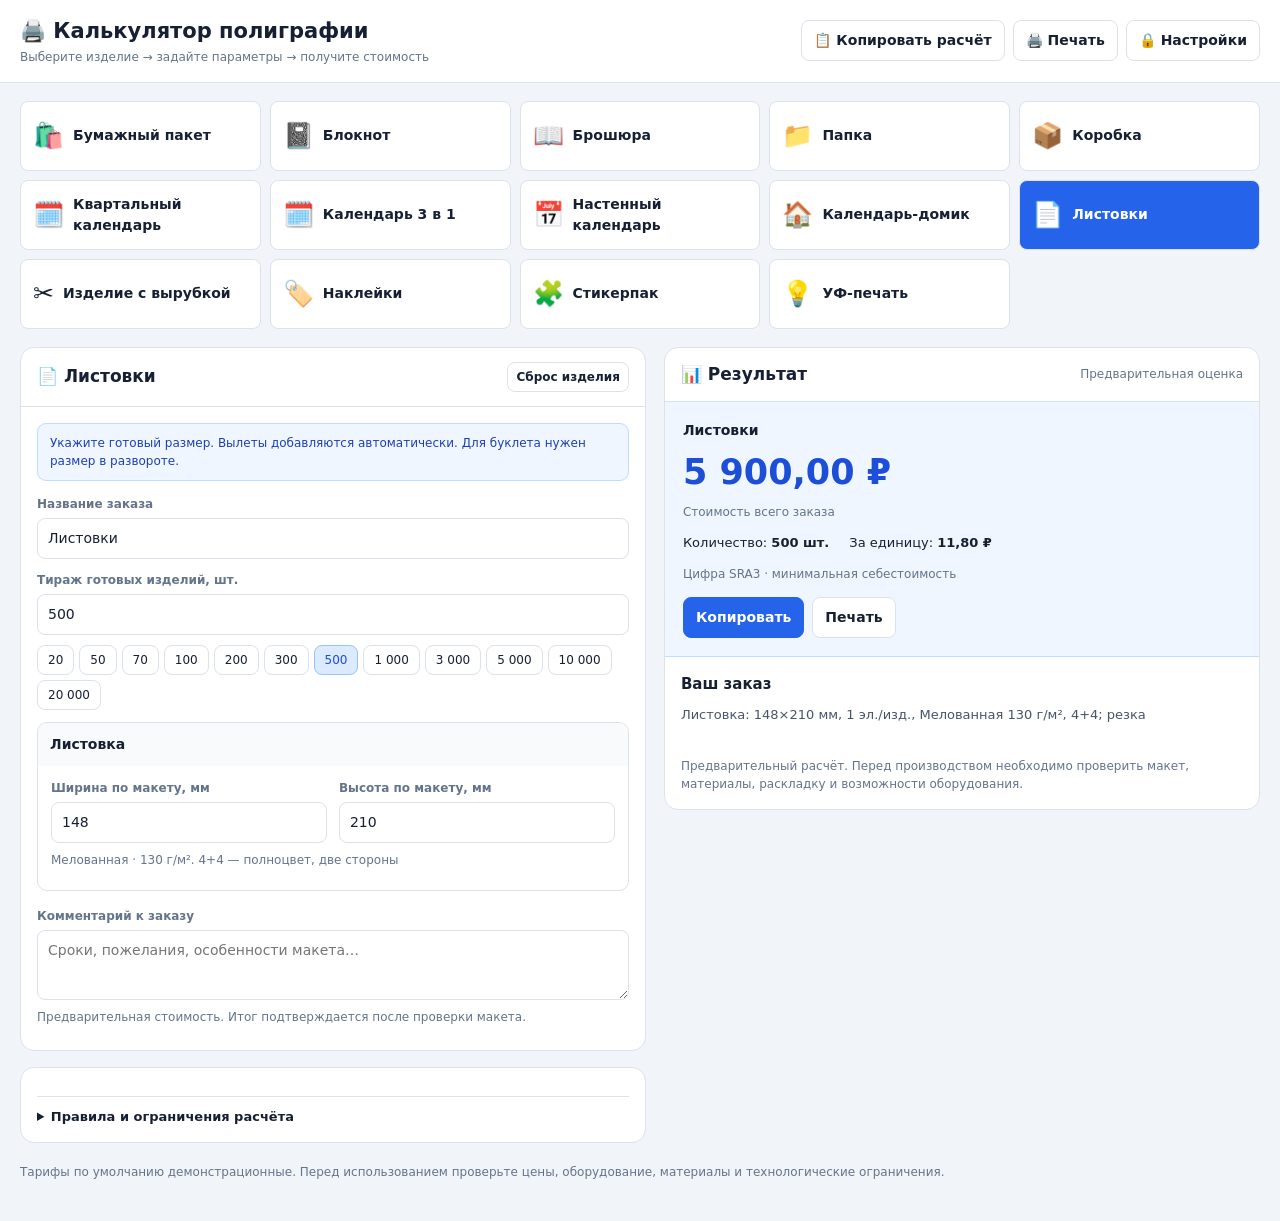
<file: index.html>
<!DOCTYPE html>
<html lang="ru">
<head>
<meta charset="UTF-8">
<meta name="viewport" content="width=device-width, initial-scale=1">
<title>Калькулятор полиграфии</title>
<style>
:root {
  --primary:#2563eb;
  --primary-dark:#1d4ed8;
  --bg:#f1f5f9;
  --card:#fff;
  --text:#172033;
  --muted:#64748b;
  --border:#dbe2ea;
  --green:#15803d;
  --radius:14px;
}
* { box-sizing:border-box; }
[hidden] { display:none!important; }
body {
  margin:0;
  background:var(--bg);
  color:var(--text);
  font:14px/1.5 system-ui,-apple-system,"Segoe UI",sans-serif;
}
body.admin { --bg:#eef2ff; }
button,input,select,textarea { font:inherit; }
button { cursor:pointer; }
button:disabled { cursor:not-allowed; opacity:.5; }
button,input,select,textarea { border-radius:8px; }
button:focus-visible,input:focus-visible,select:focus-visible,textarea:focus-visible {
  outline:3px solid #93c5fd;
  outline-offset:2px;
}
header { background:white; border-bottom:1px solid var(--border); }
.header-inner {
  max-width:1600px;
  margin:auto;
  padding:16px 20px;
  display:flex;
  align-items:center;
  justify-content:space-between;
  gap:16px;
}
h1 { margin:0; font-size:21px; }
h2 { margin:0; font-size:17px; }
h3 { margin:0 0 10px; font-size:15px; }
p { margin:8px 0; }
.small { font-size:12px; color:var(--muted); }
.actions { display:flex; flex-wrap:wrap; align-items:center; gap:8px; }
.btn {
  border:1px solid var(--border);
  background:white;
  color:var(--text);
  padding:9px 12px;
  font-weight:600;
}
.btn:hover { background:#f8fafc; }
.btn.primary { background:var(--primary); color:white; border-color:var(--primary); }
.btn.primary:hover { background:var(--primary-dark); }
.btn.green { background:var(--green); color:white; border-color:var(--green); }
.btn.danger { color:#b91c1c; }
.btn.sm { padding:5px 8px; font-size:12px; }
.wrap { max-width:1600px; margin:auto; padding:18px 20px 40px; }
.products {
  display:grid;
  grid-template-columns:repeat(5,minmax(0,1fr));
  gap:9px;
  margin-bottom:18px;
}
.product {
  display:flex;
  align-items:center;
  gap:9px;
  text-align:left;
  min-height:70px;
  padding:12px;
  border:1px solid var(--border);
  background:white;
  color:var(--text);
  font-weight:650;
}
.product.active { background:var(--primary); color:white; }
.product .icon { font-size:25px; }
.layout {
  display:grid;
  grid-template-columns:minmax(0,1.05fr) minmax(0,1fr);
  gap:18px;
  align-items:start;
}
.column { display:grid; gap:16px; min-width:0; }
.panel {
  background:white;
  border:1px solid var(--border);
  border-radius:var(--radius);
  overflow:hidden;
}
.panel-head {
  padding:14px 16px;
  border-bottom:1px solid var(--border);
  display:flex;
  justify-content:space-between;
  align-items:center;
  gap:10px;
}
.panel-body { padding:16px; }
.grid { display:grid; grid-template-columns:repeat(2,minmax(0,1fr)); gap:12px; }
.grid.three { grid-template-columns:repeat(3,minmax(0,1fr)); }
.full { grid-column:1/-1; }
.field { display:flex; flex-direction:column; gap:5px; min-width:0; }
.field > span { font-size:12px; color:var(--muted); font-weight:600; }
input:not([type=checkbox]),select,textarea {
  width:100%;
  min-width:0;
  padding:9px 10px;
  background:white;
  color:var(--text);
  border:1px solid var(--border);
}
input:disabled { background:#f1f5f9; }
input[type=checkbox] { width:17px; height:17px; accent-color:var(--primary); }
textarea { resize:vertical; min-height:70px; }
.quick { display:flex; flex-wrap:wrap; gap:5px; margin:10px 0; }
.quick button {
  border:1px solid var(--border);
  background:white;
  color:var(--text);
  padding:5px 10px;
  font-size:12px;
}
.quick button.active { background:#dbeafe; border-color:#93c5fd; color:#1d4ed8; }
.notice {
  background:#fffbeb;
  color:#854d0e;
  border:1px solid #fde68a;
  border-radius:9px;
  padding:10px 12px;
  font-size:12px;
  margin-bottom:14px;
}
.info {
  background:#eff6ff;
  color:#1e40af;
  border:1px solid #bfdbfe;
  border-radius:9px;
  padding:10px 12px;
  margin-bottom:14px;
  font-size:12px;
}
.component {
  border:1px solid var(--border);
  border-radius:10px;
  margin-top:12px;
  overflow:hidden;
}
.component-head {
  padding:11px 12px;
  background:#f8fafc;
  display:flex;
  justify-content:space-between;
  align-items:center;
  gap:8px;
}
.component-body { padding:13px; }
.component-head label { display:flex; align-items:center; gap:8px; }
.checks { display:flex; flex-wrap:wrap; gap:8px; margin:12px 0; }
.check {
  display:inline-flex;
  align-items:center;
  gap:6px;
  padding:6px 9px;
  border:1px solid var(--border);
  border-radius:8px;
  background:#f8fafc;
  font-size:12px;
}
details { border-top:1px solid var(--border); padding-top:10px; margin-top:12px; }
summary { cursor:pointer; font-size:13px; font-weight:650; }
details > .grid, details > .content { margin-top:12px; }
.result-hero { background:#eff6ff; padding:18px; border-bottom:1px solid #bfdbfe; }
.price { font-size:35px; color:#1d4ed8; font-weight:800; line-height:1.2; margin:10px 0; }
.stats { display:flex; flex-wrap:wrap; gap:8px 20px; font-size:13px; margin-top:12px; }
.table-scroll { overflow:auto; max-width:100%; }
table { width:100%; border-collapse:collapse; font-size:12px; }
th,td {
  padding:9px;
  border-bottom:1px solid var(--border);
  text-align:right;
  vertical-align:top;
}
th { background:#f8fafc; color:var(--muted); font-size:11px; }
th:first-child,td:first-child { text-align:left; }
tr.best { background:#f0fdf4; }
tr.selected { box-shadow:inset 0 -2px #2563eb; }
.total-row { background:#f8fafc; font-weight:750; }
.description { white-space:pre-line; color:#475569; font-size:13px; }
.error { background:#fef2f2; color:#b91c1c; padding:16px; }
.saved-item { padding:14px 16px; border-bottom:1px solid var(--border); }
.saved-top { display:flex; justify-content:space-between; gap:10px; align-items:flex-start; }
.saved-top label { display:flex; gap:8px; align-items:flex-start; font-weight:650; }
.saved-price { white-space:nowrap; color:var(--primary); font-weight:750; }
.empty { padding:18px; text-align:center; color:var(--muted); }
.rate-group { border:1px solid var(--border); padding:12px; border-radius:9px; margin:12px 0; }
#savedSum { padding:12px 16px; background:#f0fdf4; }
#bagPreview svg { width:100%; max-height:350px; display:block; background:#fff; }
#bagPreview { margin-top:12px; border:1px solid var(--border); padding:12px; border-radius:10px; }
dialog {
  border:0;
  border-radius:15px;
  width:min(420px,calc(100vw - 30px));
  padding:22px;
  color:var(--text);
  box-shadow:0 20px 70px #0004;
}
dialog::backdrop { background:#0f172a99; }
.toast {
  position:fixed;
  bottom:22px;
  left:50%;
  transform:translateX(-50%);
  z-index:100;
  max-width:92vw;
  padding:12px 18px;
  border-radius:10px;
  background:#172033;
  color:white;
  box-shadow:0 8px 30px #0003;
}
footer { margin-top:20px; }
@media(min-width:1200px) {
  .right-column { position:sticky; top:16px; }
}
@media(max-width:1100px) {
  .products { grid-template-columns:repeat(3,minmax(0,1fr)); }
  .layout { grid-template-columns:1fr; }
}
@media(max-width:600px) {
  .wrap { padding:12px 10px 30px; }
  .header-inner { padding:12px; align-items:flex-start; flex-direction:column; }
  h1 { font-size:18px; }
  .products { grid-template-columns:repeat(2,minmax(0,1fr)); }
  .product { padding:10px; min-height:62px; font-size:12px; }
  .grid.three { grid-template-columns:repeat(2,minmax(0,1fr)); }
  .panel-body { padding:12px; }
  .price { font-size:29px; }
}
@media print {
  header,.products,.left-column,#savedPanel,.no-print,footer { display:none!important; }
  body { background:white; }
  .wrap { padding:0; }
  .layout { display:block; }
  .right-column { position:static; }
  .panel { border:0; }
}
</style>
</head>
<body>
<header>
  <div class="header-inner">
    <div>
      <h1>🖨️ Калькулятор полиграфии</h1>
      <div class="small" id="modeLabel"></div>
    </div>
    <div class="actions">
      <button class="btn" data-action="copy">📋 Копировать расчёт</button>
      <button class="btn" data-action="print">🖨️ Печать</button>
      <button class="btn" id="adminOpen" data-action="admin-open">🔒 Настройки</button>
      <button class="btn primary" id="adminSave" data-action="config-save" hidden>
        Сохранить настройки
      </button>
      <button class="btn" id="adminClose" data-action="admin-close" hidden>
        Закрыть настройки
      </button>
    </div>
  </div>
</header>

<main class="wrap">
  <nav class="products" id="products" aria-label="Выбор изделия"></nav>

  <div class="layout">
    <div class="column left-column">
      <section class="panel">
        <div class="panel-head">
          <h2 id="orderTitle">Параметры заказа</h2>
          <button class="btn sm" data-action="reset">Сброс изделия</button>
        </div>
        <div class="panel-body" id="orderForm"></div>
      </section>

      <section class="panel" id="componentsPanel" hidden>
        <div class="panel-head">
          <h2>📄 Состав изделия</h2>
          <button class="btn sm" data-action="component-add">+ Компонент</button>
        </div>
        <div class="panel-body" id="components"></div>
      </section>

      <section class="panel" id="assemblyPanel" hidden>
        <div class="panel-head"><h2>🔧 Сборка и комплектующие</h2></div>
        <div class="panel-body" id="assemblyForm"></div>
      </section>

      <section class="panel" id="ratesPanel" hidden>
        <div class="panel-head"><h2>⚙️ Тарифы и правила расчёта</h2></div>
        <div class="panel-body" id="rates"></div>
      </section>

      <section class="panel" id="templatesPanel" hidden>
        <div class="panel-head">
          <h2>💾 Шаблоны</h2>
          <button class="btn sm" data-action="template-save">Сохранить шаблон</button>
        </div>
        <div class="panel-body" id="templates"></div>
      </section>

      <section class="panel" id="backupPanel" hidden>
        <div class="panel-body">
          <details>
            <summary>Резервная копия данных</summary>
            <div class="content">
              <p class="small">
                Экспорт содержит тарифы, шаблоны и сохранённые расчёты.
                Не передавайте его клиентам.
              </p>
              <div class="actions">
                <button class="btn sm" data-action="export">Экспорт JSON</button>
                <button class="btn sm" data-action="import">Импорт JSON</button>
              </div>
            </div>
          </details>
        </div>
      </section>

      <section class="panel">
        <div class="panel-body">
          <details>
            <summary>Правила и ограничения расчёта</summary>
            <div class="content small">
              <p>
                Раскладка прямоугольная: проверяются две ориентации.
                Смешанное размещение, направление волокна и настоящий спуск
                полос не рассчитываются.
              </p>
              <p>
                Брошюра задаётся в готовом размере. В расчёте используется
                разворот двойной ширины. Число полос блока кратно четырём.
                Приладки определяются по расчётным формам.
              </p>
              <p>
                Запас печати начисляется только печатаемым компонентам.
                У пакета свой запас на заказ. Дополнительный запас B2
                применяется к пакетам, папкам и вырубным компонентам.
              </p>
              <p>
                Бумага, печать, ламинация, резка и УФ-лак начисляются
                на печатные листы с запасом. Биговка, фальцовка,
                вырубка и тиснение — на нужное количество элементов.
              </p>
              <p>
                Для вырубки число изделий на штампе задаётся вручную.
                Совместимость штампа с раскладкой нужно проверить.
                Если биговка входит в вырубку, не включайте её повторно.
              </p>
              <p>
                Стикерпаки раскладываются по физическим секциям
                320×450 мм с учётом полей и печатной зоны.
                Приладочный запас не отправляется на плоттер.
              </p>
              <p>
                Печатная зона условно центрирована на листе.
                Захват машины, приводку и возможность печати на выбранном
                материале подтверждает типография.
              </p>
              <p>
                Общая цена обычной полиграфии включает наценку и округление
                вверх. УФ-печать рассчитывается по отдельным продажным
                тарифам без общей наценки.
              </p>
              <p>
                Прибыль — разница цены и учтённых расходов, без налогов
                и неуказанных накладных затрат. НДС отдельно не выделяется.
              </p>
              <p>
                Сохранённые расчёты — снимки. Они содержат параметры,
                тарифы и выбранную технологию.
              </p>
              <p>
                Все данные хранятся локально в этом браузере.
                Код настроек не защищает исходник и тарифы.
              </p>
            </div>
          </details>
        </div>
      </section>
    </div>

    <div class="column right-column">
      <section class="panel">
        <div class="panel-head">
          <h2>📊 Результат</h2>
          <span class="small">Предварительная оценка</span>
        </div>
        <div id="results" aria-live="polite"></div>
      </section>

      <section class="panel" id="savedPanel" hidden>
        <div class="panel-head">
          <h2>📌 Сохранённые расчёты</h2>
          <div class="actions">
            <button class="btn sm" data-action="saved-copy">Копировать</button>
            <button class="btn sm danger" data-action="saved-clear">Очистить</button>
          </div>
        </div>
        <div id="savedList"></div>
        <div id="savedSum" hidden></div>
      </section>
    </div>
  </div>

  <footer class="small">
    Тарифы по умолчанию демонстрационные. Перед использованием проверьте
    цены, оборудование, материалы и технологические ограничения.
  </footer>
</main>

<dialog id="adminDialog">
  <form id="adminForm">
    <h2 style="margin-bottom:15px">Настройки калькулятора</h2>
    <label class="field">
      <span>Код администратора</span>
      <input id="adminPassword" type="password" inputmode="numeric"
             autocomplete="off" required>
    </label>
    <p class="small">
      Это локальное переключение интерфейса, не серверная авторизация.
    </p>
    <p id="adminError" class="small" role="alert"></p>
    <div class="actions" style="margin-top:15px">
      <button class="btn primary" type="submit">Открыть</button>
      <button class="btn" type="button" data-action="admin-cancel">Отмена</button>
    </div>
  </form>
</dialog>

<input id="importFile" type="file" accept=".json,application/json" hidden>
<div id="toast" class="toast" role="status" hidden></div>

<script>
"use strict";

(() => {
  // ============================================================
  // СПРАВОЧНИКИ
  // ============================================================

  const STORAGE_KEY = "printing_calculator_unified_v6";
  const SCHEMA_VERSION = 6;

  // Только переключатель локального интерфейса.
  const ADMIN_CODE = "5074416";

  const $ = id => document.getElementById(id);
  const clone = value => JSON.parse(JSON.stringify(value));
  const finite = Number.isFinite;
  const positive = value => finite(value) && value > 0;
  const nonnegative = value => finite(value) && value >= 0;
  const integer = value => Number.isSafeInteger(value) && value > 0;
  const whole = value => Number.isSafeInteger(value) && value >= 0;

  const esc = value => String(value ?? "").replace(/[&<>"']/g, char => ({
    "&":"&amp;",
    "<":"&lt;",
    ">":"&gt;",
    '"':"&quot;",
    "'":"&#39;"
  }[char]));

  const rubFormatter = new Intl.NumberFormat("ru-RU", {
    style:"currency",
    currency:"RUB",
    maximumFractionDigits:2
  });

  const numberFormatter = new Intl.NumberFormat("ru-RU", {
    maximumFractionDigits:2
  });

  const money = value => rubFormatter.format(value);
  const number = value => numberFormatter.format(value);
  const valueOf = value => finite(value) ? value : "";

  const uid = () => globalThis.crypto?.randomUUID?.() ||
    Date.now().toString(36) + Math.random().toString(36).slice(2);

  const SHEETS = [
    {id:"Z",label:"Цифра SRA3",w:320,h:450,pw:310,ph:430,group:"digital"},
    {id:"E",label:"Цифра B2",w:520,h:720,pw:500,ph:710,group:"b2"},
    {id:"A",label:"Офсет 50×70",w:500,h:700,pw:480,ph:690,group:"offset"},
    {id:"B",label:"Офсет 47×62",w:470,h:620,pw:450,ph:610,group:"offset"},
    {id:"R",label:"Офсет 47×65",w:470,h:650,pw:450,ph:640,group:"offset"},
    {id:"M",label:"Офсет 52×72",w:520,h:720,pw:500,ph:710,group:"offset"}
  ];

  const PAPERS = [
    ["matt","Мелованная"],
    ["offset","Офсетная"],
    ["cardboard","Картон"],
    ["designer","Дизайнерская"],
    ["adhesive","Самоклейка — бумага"],
    ["adhesiveFilm","Самоклейка — плёнка"]
  ];

  const COLORS = [
    ["none","Без печати"],
    ["1+0","1+0 — один цвет, одна сторона"],
    ["4+0","4+0 — полноцвет, одна сторона"],
    ["1+1","1+1 — один цвет, две стороны"],
    ["4+4","4+4 — полноцвет, две стороны"]
  ];

  const COLOR_SIDES = {"none":0,"1+0":1,"4+0":1,"1+1":2,"4+4":2};

  const BOOK_FORMATS = {
    A6:{label:"А6",w:105,h:148,rate:"notebookA6"},
    A5:{label:"А5",w:148,h:210,rate:"notebookA5"},
    A4:{label:"А4",w:210,h:297,rate:"notebookA4"}
  };

  const WALL_FORMATS = {
    A3:{label:"А3",w:297,h:420},
    A2:{label:"А2",w:420,h:594}
  };

  const TIERS = {mini:"Мини",midi:"Миди",maxi:"Макси"};
  const QUANTITIES = [20,50,70,100,200,300,500,1000,3000,5000,10000,20000];

  const DEFAULT_RATES = {
    digitalPrint:15,digitalSetup:300,digitalSpoil:3,
    b2Print:50,b2Setup:500,b2Spoil:3,
    offsetPrint:2,offsetSetup:10000,offsetSpoil:250,
    cutting:1,cuttingSetup:300,
    lamination:12,softDigital:30,softOther:50,laminationSetup:300,
    score:2,scoreSetup:300,
    folding:1,foldingSetup:300,
    diecut:5,diecutSetup:5000,
    uv:10,uvSetup:5000,
    emboss:10,embossSetup:4500,
    rounding:100
  };

  const DEFAULT_EXTRA = {
    notebookA6:30,notebookA5:35,notebookA4:40,notebookCustom:40,
    brochureAssembly:15,
    stickerPaperM2:175,stickerFilmM2:250,
    plotterSheet:50,plotterMargin:5,
    uvAdhesive:800,uvAdhesiveWhite:1000,uvAdhesiveSetup:1000,
    uvPen:15,uvPenSetup:1000,
    uvMinute:35,uvBedW:500,uvBedH:600,
    uvCycle:15,uvCycleWhite:20,uvLoadMinutes:2,uvLoadGroup:5,
    quarterMiniAssembly:50,quarterMidiAssembly:60,quarterMaxiAssembly:70,
    quarterMiniMagnet:140,quarterMidiMagnet:150,quarterMaxiMagnet:160,
    quarterHardware:0,
    tentAssembly:35,tentMountedBase:200,
    wallAssembly:100,b2ExtraSheets:15,
    stampMeter:1800,stampBase:1500
  };

  const DEFAULT_POLICY = {
    scope:"all",
    notebook10:3000,notebook40:5000,notebook11:6000,notebook44:10000,
    brochure2:16000,brochure3:14000,brochure4:12000
  };

  function defaultConfig() {
    return {
      markup:20,
      hybrid:true,
      rates:{...DEFAULT_RATES},
      extra:{...DEFAULT_EXTRA},
      policy:{...DEFAULT_POLICY},
      calendar:{
        mini:{w:297,headH:210,backingH:210,blockSet:null},
        midi:{w:335,headH:230,backingH:230,blockSet:null},
        maxi:{w:370,headH:250,backingH:250,blockSet:null},
        source:""
      },
      presets:{}
    };
  }

  function component(name,w,h,extra={}) {
    return {
      id:uid(),
      name,enabled:true,w,h,
      role:"other",
      mode:"units",units:1,pages:32,
      color:"4+0",
      paper:"matt",density:300,
      priceMode:"kg",priceKg:155,priceSheet:25,
      material:"paper",
      bleed:2,setups:1,
      cutting:true,
      lamination:"none",lamSides:1,
      score:false,scoreCount:2,
      folding:false,
      diecut:false,perStamp:1,stamp:5500,
      uv:false,
      emboss:false,plate:2000,
      ...extra
    };
  }

  const PRODUCTS = [
    {
      id:"paket",icon:"🛍️",title:"Бумажный пакет",
      hint:"Введите размеры готового пакета. Развёртка и число частей рассчитываются автоматически; геометрию необходимо проверить по макету.",
      make:()=>({
        assembly:40,assemblySetup:300,accessories:10,
        accessoriesNote:"Ручки и усилители",
        components:[
          component("Развёртка пакета",434,520,{
            role:"bag",density:200,priceKg:135,
            lamination:"gloss",diecut:true,cutting:false,stamp:0
          })
        ]
      })
    },
    {
      id:"bloknot",icon:"📓",title:"Блокнот",
      hint:"Один формат для обложки, блока и подложки. Количество листов задаётся на один готовый блокнот.",
      make:()=>({
        assembly:35,assemblySetup:0,accessories:10,
        accessoriesNote:"Пружина / крепёж",
        components:[
          component("Обложка",148,210,{role:"cover",lamination:"gloss"}),
          component("Внутренний блок",148,210,{
            role:"block",units:50,paper:"offset",density:80,priceKg:125
          }),
          component("Подложка",148,210,{
            role:"backing",color:"none",paper:"cardboard",density:350,priceKg:160
          })
        ]
      })
    },
    {
      id:"broshyura",icon:"📖",title:"Брошюра",
      hint:"Укажите готовый размер страницы. Разворот рассчитывается автоматически. Полосы внутреннего блока — без обложки, кратно четырём.",
      make:()=>({
        assembly:15,assemblySetup:300,accessories:1,
        accessoriesNote:"Скобы",
        components:[
          component("Обложка",148,210,{
            role:"cover",color:"4+4",lamination:"gloss",
            folding:true,score:true,scoreCount:1
          }),
          component("Внутренний блок",148,210,{
            role:"block",mode:"pages",pages:32,color:"4+4",
            density:130,priceKg:135,folding:true
          })
        ]
      })
    },
    {
      id:"papka",icon:"📁",title:"Папка",
      hint:"Размер — полный габарит развёртки с карманами и клапанами. Биговку не дублируйте, если она входит в вырубку.",
      make:()=>({
        assembly:8,assemblySetup:300,accessories:0,accessoriesNote:"",
        components:[
          component("Развёртка папки",450,380,{
            paper:"cardboard",priceKg:160,
            diecut:true,lamination:"gloss",stamp:0
          })
        ]
      })
    },
    {
      id:"korobka",icon:"📦",title:"Коробка",
      hint:"Укажите габарит развёртки по конструктивному макету, а не размеры собранной коробки.",
      make:()=>({
        assembly:12,assemblySetup:300,accessories:0,accessoriesNote:"",
        components:[
          component("Развёртка коробки",450,350,{
            paper:"cardboard",priceKg:160,diecut:true,cutting:false
          })
        ]
      })
    },
    {
      id:"quarter",icon:"🗓️",title:"Квартальный календарь",
      hint:"Шапка, три подложки и комплект покупных календарных блоков. Цена блоков задаётся администратором.",
      make:()=>({
        assembly:50,assemblySetup:300,accessories:0,accessoriesNote:"",
        components:[
          component("Топпер",297,210,{role:"header",lamination:"gloss"}),
          component("Подложки",297,210,{
            role:"backing",units:3,color:"none",
            paper:"cardboard",priceKg:160
          })
        ]
      })
    },
    {
      id:"wall",icon:"📅",title:"Настенный календарь",
      hint:"Обложка, двенадцать листов и подложка имеют единый формат. Приладки разных изображений проверьте в настройках.",
      make:()=>({
        assembly:100,assemblySetup:300,accessories:20,
        accessoriesNote:"Пружина и ригель",
        components:[
          component("Обложка",297,420,{role:"cover",lamination:"gloss"}),
          component("Листы календаря",297,420,{
            role:"block",units:12,density:200,priceKg:135,setups:12
          }),
          component("Подложка",297,420,{
            role:"backing",color:"none",paper:"cardboard",density:350,priceKg:160
          })
        ]
      })
    },
    {
      id:"tent",icon:"🏠",title:"Календарь-домик",
      hint:"Основание задаётся в развёртке. Для неперекидного домика администратор может отключить листы и убрать стоимость пружины.",
      make:()=>({
        assembly:35,assemblySetup:300,accessories:8,accessoriesNote:"Пружина",
        components:[
          component("Основание",210,350,{
            role:"base",paper:"cardboard",priceKg:160,
            score:true,scoreCount:3,folding:true
          }),
          component("Перекидные листы",210,100,{
            role:"block",units:12,density:200,priceKg:135,setups:12
          })
        ]
      })
    },
    {
      id:"flyer",icon:"📄",title:"Листовки",
      hint:"Укажите готовый размер. Вылеты добавляются автоматически. Для буклета нужен размер в развороте.",
      make:()=>({
        assembly:0,assemblySetup:0,accessories:0,accessoriesNote:"",
        components:[
          component("Листовка",148,210,{color:"4+4",density:130,priceKg:135})
        ]
      })
    },
    {
      id:"diecut",icon:"✂️",title:"Изделие с вырубкой",
      hint:"Укажите прямоугольный габарит изделия. Число изделий на штампе и цену штампа проверьте в настройках.",
      make:()=>({
        assembly:0,assemblySetup:0,accessories:0,accessoriesNote:"",
        components:[component("Вырубное изделие",100,100,{diecut:true,cutting:false})]
      })
    },
    {
      id:"stickers",icon:"🏷️",title:"Наклейки",
      hint:"Прямоугольные наклейки с обычной резкой. Для контурной плоттерной резки используйте раздел «Стикерпак».",
      make:()=>({
        assembly:0,assemblySetup:0,accessories:0,accessoriesNote:"",
        components:[
          component("Наклейка",90,50,{
            paper:"adhesive",density:80,priceMode:"sheet"
          })
        ]
      })
    },
    {
      id:"stickerpack",icon:"🧩",title:"Стикерпак",
      hint:"Укажите размер готового листа с наклейками. Плоттерная резка рассчитывается по секциям 320×450 мм.",
      make:()=>({
        assembly:0,assemblySetup:0,accessories:0,accessoriesNote:"",
        components:[
          component("Стикерпак",148,210,{
            paper:"adhesive",density:80,priceMode:"sheet",cutting:false
          })
        ]
      })
    },
    {
      id:"uvprint",icon:"💡",title:"УФ-печать",
      hint:"Самоклейка, ручки и нестандартные изделия. Используются отдельные продажные тарифы.",
      make:()=>({
        assembly:0,assemblySetup:0,accessories:0,accessoriesNote:"",
        components:[]
      })
    }
  ];

  const productById = id => PRODUCTS.find(p => p.id === id);
  const isBook = o => ["bloknot","broshyura"].includes(o.product);
  const isSticker = o => ["stickers","stickerpack"].includes(o.product);
  const sides = c => COLOR_SIDES[c.color];

  function tierKey(tier,suffix) {
    return "quarter" + tier[0].toUpperCase() + tier.slice(1) + suffix;
  }

  function baseOrder(id) {
    const p = productById(id);
    if (!p) throw new Error("Неизвестное изделие");

    return {
      product:id,
      name:p.title,
      quantity:id === "uvprint" ? 1 : 500,
      note:"",
      extra:0,
      bookFormat:"A5",
      customBook:{w:148,h:210},
      bag:{
        a:300,b:400,c:120,type:"half",extraSheets:0,
        confirmPhysical:false,includeStamp:false,outerContour:false
      },
      calendar:{
        size:"mini",tier:"mini",magnet:false,
        customW:297,customHeadH:210,customBackingH:210
      },
      wall:{format:"A3",w:297,h:420},
      tent:{mounted:false},
      uv:{type:"adhesive",w:1000,h:1000,white:false,loading:"items"},
      ...p.make()
    };
  }

  // ============================================================
  // СОСТОЯНИЕ И ХРАНЕНИЕ
  // ============================================================

  let config = defaultConfig();
  let storedConfig = defaultConfig();
  let order = baseOrder("flyer");
  let admin = false;
  let results = [];
  let chosen = null;
  let selectedMethod = null;
  let derived = null;
  let templates = [];
  let saved = [];
  let selectedSaved = new Set();
  let frame = 0;
  let toastTimer = 0;

    function toast(text) {
    const element = document.getElementById("toast");

    if (!element) {
      console.warn(text);
      return;
    }

    element.textContent = String(text);
    element.hidden = false;

    clearTimeout(toastTimer);

    toastTimer = setTimeout(() => {
      element.hidden = true;
    }, 4500);
  }

  function object(value) {
    return value !== null && typeof value === "object" && !Array.isArray(value);
  }

  // Восстанавливаем только поля, известные текущей схеме.
  function mergeKnown(base,source) {
    const result = clone(base);
    if (!object(source)) return result;

    for (const key of Object.keys(base)) {
      if (!Object.prototype.hasOwnProperty.call(source,key)) continue;
      const sample = base[key];
      const value = source[key];

      if (object(sample)) {
        result[key] = mergeKnown(sample,value);
      } else if (Array.isArray(sample)) {
        continue;
      } else if (sample === null) {
        result[key] = value === null || finite(value) ? value : null;
      } else if (typeof sample === "number") {
        if (finite(value)) result[key] = value;
      } else if (typeof sample === typeof value) {
        result[key] = value;
      }
    }

    return result;
  }

  function restoreOrder(raw) {
    if (!object(raw) || !productById(raw.product)) {
      throw new Error("Неверное изделие");
    }

    if (!Array.isArray(raw.components) || raw.components.length > 100) {
      throw new Error("Неверный список компонентов");
    }

    const result = mergeKnown(baseOrder(raw.product),raw);

    result.components = raw.components.map(c => {
      if (!object(c)) throw new Error("Повреждён компонент");
      const restored = mergeKnown(component("Компонент",210,297),c);
      restored.id = uid();
      return restored;
    });

    if (result.product !== "uvprint" && !result.components.length) {
      throw new Error("Нет компонентов");
    }

    return result;
  }

  function restoreConfig(raw) {
    const result = mergeKnown(defaultConfig(),raw);
    result.presets = {};

    if (object(raw?.presets)) {
      for (const p of PRODUCTS) {
        const preset = raw.presets[p.id];
        if (!preset) continue;
        try {
          const restored = restoreOrder(preset);
          if (restored.product === p.id) result.presets[p.id] = restored;
        } catch (error) {
          console.warn("Пресет пропущен:",p.id,error);
        }
      }
    }

    return result;
  }

  function restoreSnapshot(raw) {
    if (!object(raw)) throw new Error("Неверный снимок");

    return {
      order:restoreOrder(raw.order),
      config:restoreConfig(raw.config),
      method:typeof raw.method === "string" ? raw.method : null
    };
  }

  function readDatabase(raw) {
    if (!object(raw) || raw.version !== SCHEMA_VERSION) {
      throw new Error("Неподдерживаемая версия файла");
    }

    const db = {
      config:restoreConfig(raw.config),
      templates:[],
      saved:[]
    };

    if (Array.isArray(raw.templates)) {
      for (const item of raw.templates.slice(0,1000)) {
        try {
          if (!object(item) || typeof item.name !== "string") continue;
          db.templates.push({
            id:typeof item.id === "string" ? item.id : uid(),
            name:item.name,
            snapshot:restoreSnapshot(item.snapshot)
          });
        } catch (error) {
          console.warn("Шаблон пропущен:",error);
        }
      }
    }

    if (Array.isArray(raw.saved)) {
      for (const item of raw.saved.slice(0,2000)) {
        try {
          if (
            !object(item) ||
            typeof item.name !== "string" ||
            typeof item.quote !== "string" ||
            !nonnegative(item.price) ||
            !(item.cost === null || nonnegative(item.cost)) ||
            !integer(item.quantity)
          ) continue;

          db.saved.push({
            id:typeof item.id === "string" ? item.id : uid(),
            name:item.name,
            created:typeof item.created === "string" ? item.created : "",
            description:typeof item.description === "string" ? item.description : "",
            quote:item.quote,
            price:item.price,
            cost:item.cost,
            quantity:item.quantity,
            method:typeof item.method === "string" ? item.method : "",
            snapshot:restoreSnapshot(item.snapshot)
          });
        } catch (error) {
          console.warn("Сохранённый расчёт пропущен:",error);
        }
      }
    }

    return db;
  }

  function database() {
    return {
      version:SCHEMA_VERSION,
      config:storedConfig,
      templates,
      saved
    };
  }

  function persist() {
    try {
      localStorage.setItem(STORAGE_KEY,JSON.stringify(database()));
      return true;
    } catch (error) {
      console.error(error);
      toast("Не удалось сохранить в браузере. Сделайте экспорт JSON.");
      return false;
    }
  }

  function loadStorage() {
    try {
      const text = localStorage.getItem(STORAGE_KEY);
      if (!text) return;

      const db = readDatabase(JSON.parse(text));
      storedConfig = db.config;
      config = clone(storedConfig);
      templates = db.templates;
      saved = db.saved;
    } catch (error) {
      console.error(error);
      toast("Хранилище недоступно или повреждено. Используются стартовые настройки.");
    }
  }

  function snapshot() {
    return {
      order:clone(order),
      config:clone(config),
      method:chosen?.id || selectedMethod
    };
  }

  function loadSnapshot(raw) {
    const restored = restoreSnapshot(raw);
    order = restored.order;
    config = restored.config;
    selectedMethod = restored.method;
    renderAll();
    toast("Открыт снимок с сохранёнными тарифами и технологией.");
  }

  function chooseProduct(id,reset=false) {
    const quantity = order.quantity;
    const preset = !reset && config.presets[id];

    order = preset ? restoreOrder(preset) : baseOrder(id);
    order.quantity = id === "uvprint" ? 1 : (integer(quantity) ? quantity : 500);
    order.name = productById(id).title;
    order.note = "";
    selectedMethod = null;
    renderAll();
  }

  // ============================================================
  // ГЕОМЕТРИЯ И ПОДГОТОВКА ЗАКАЗА
  // ============================================================

  function fitRect(w,h,iw,ih) {
    if (![w,h,iw,ih].every(positive)) return 0;
    const first = Math.floor(w/iw) * Math.floor(h/ih);
    const second = Math.floor(w/ih) * Math.floor(h/iw);
    const result = Math.max(first,second);
    return Number.isSafeInteger(result) ? result : 0;
  }

  function bagRule(b) {
    if (b.a === 300 && b.b === 400 && b.c === 120) {
      return {
        id:"large",type:"half",parts:2,
        allowed:["B"],label:"470×620 мм"
      };
    }
    if (b.a === 250 && b.b === 350 && b.c === 100) {
      return {
        id:"small",type:"full",parts:1,
        allowed:["E","M"],label:"520×720 мм"
      };
    }
    return null;
  }

  function bagGeometry(b) {
    const rule = bagRule(b);
    const type = rule?.type || b.type;
    const width = type === "half"
      ? b.a + b.c + 14
      : 2*b.a + 2*b.c + 14;

    const height = b.b + 40 + b.c/2 + 20;

    return {width,height,type,parts:type === "half" ? 2 : 1,rule};
  }

  // Линии рассчитываются по данным, а не считываются из DOM.
  function bagLines(b) {
    const g = bagGeometry(b);
    if (![g.width,g.height,b.a,b.b,b.c].every(positive)) return [];

    const lines = [];
    const add = (x1,y1,x2,y2) => lines.push({x1,y1,x2,y2});
    const x1 = b.c/2 - 1;
    const x2 = x1 + b.a;
    const x3 = x2 + b.c/2;
    const x4 = x3 + b.c/2;
    const x5 = x4 + b.a;
    const x6 = x5 + b.c/2;

    const verticals = [x1,x2,x3];
    if (g.type === "full") verticals.push(x4,x5,x6);
    verticals.forEach(x => add(x,0,x,g.height));

    const y1 = 40;
    const y2 = y1 + b.b;
    const y3 = y2 - b.c/2;

    add(0,y1,g.width,y1);
    add(0,y2,g.width,y2);
    add(0,y3,x3,y3);

    const diagonal = (x,y,direction) => {
      const available = direction > 0 ? g.width-x : x;
      const length = Math.max(0,Math.min(available,g.height-y));
      add(x,y,x+direction*length,y+length);
    };

    diagonal(x3,y3,1);
    diagonal(x3,y3,-1);
    diagonal(0,y3,1);

    if (g.type === "full") {
      diagonal(x6,y3,-1);
      diagonal(x6,y3,1);
    }

    return lines;
  }

  function stampEstimate(b,cfg) {
    const g = bagGeometry(b);
    const lines = bagLines(b);
    if (!lines.length) return null;

    let mm = lines.reduce((sum,line) =>
      sum + Math.hypot(line.x2-line.x1,line.y2-line.y1),0);

    if (b.outerContour) mm += 2*(g.width+g.height);

    const meters = mm/1000;
    const cost = Math.ceil(
      meters*cfg.extra.stampMeter + cfg.extra.stampBase
    );

    return finite(cost) ? {meters,cost} : null;
  }

  function deriveOrder(source,cfg) {
    // structuredClone сохраняет NaN незаполненного числового поля.
    const d = typeof structuredClone === "function"
      ? structuredClone(source)
      : copyKeepingNumbers(source);

    if (isBook(d)) {
      const format = BOOK_FORMATS[d.bookFormat] || d.customBook;
      for (const c of d.components) {
        c.w = format.w;
        c.h = format.h;
      }

      if (d.product === "bloknot") {
        const key = BOOK_FORMATS[d.bookFormat]?.rate || "notebookCustom";
        d.assembly = cfg.extra[key];
      } else {
        d.assembly = cfg.extra.brochureAssembly;
      }
    }

    if (d.product === "paket") {
      const g = bagGeometry(d.bag);
      const c = d.components.find(item => item.role === "bag");
      if (c) {
        c.enabled = true;
        c.w = g.width;
        c.h = g.height;
        c.units = g.parts;
        c.mode = "units";
        c.name = g.type === "half"
          ? "Пакет — половинка развёртки"
          : "Пакет — цельная развёртка";

        if (d.bag.includeStamp) {
          c.diecut = true;
          const estimate = stampEstimate(d.bag,cfg);
          if (estimate) c.stamp = estimate.cost;
        }
      }
    }

    if (d.product === "quarter") {
      const q = d.calendar;
      const tier = q.size === "custom" ? q.tier : q.size;
      q.tier = tier;
      const selected = cfg.calendar[tier];

      const g = q.size === "custom"
        ? {w:q.customW,headH:q.customHeadH,backingH:q.customBackingH}
        : selected;

      if (g) {
        for (const c of d.components) {
          c.w = g.w;
          c.h = c.role === "header" ? g.headH : g.backingH;
        }
      }

      const blocks = selected?.blockSet;
      d.assembly = cfg.extra[tierKey(tier,"Assembly")];
      d.accessories =
        (nonnegative(blocks) ? Math.ceil(blocks) : 0) +
        cfg.extra.quarterHardware +
        (q.magnet ? cfg.extra[tierKey(tier,"Magnet")] : 0);

      d.accessoriesNote =
        `Три покупных блока: ${TIERS[tier] || tier}` +
        (q.magnet ? "; магнитный курсор" : "");
    }

    if (d.product === "tent") {
      d.assembly = cfg.extra.tentAssembly;
      d.accessories = source.accessories +
        (d.tent.mounted ? cfg.extra.tentMountedBase : 0);
    }

    if (d.product === "wall") {
      const f = WALL_FORMATS[d.wall.format] || d.wall;
      for (const c of d.components) {
        c.w = f.w;
        c.h = f.h;
      }
      d.assembly = cfg.extra.wallAssembly;
    }

    if (isSticker(d)) {
      for (const c of d.components) {
        c.paper = c.material === "film" ? "adhesiveFilm" : "adhesive";
        c.priceMode = "sheet";
        c.color = "4+0";
        if (d.product === "stickerpack") c.cutting = false;
      }
    }

    return d;
  }

  function copyKeepingNumbers(value) {
    if (Array.isArray(value)) return value.map(copyKeepingNumbers);
    if (object(value)) {
      const out = {};
      for (const [key,item] of Object.entries(value)) {
        out[key] = copyKeepingNumbers(item);
      }
      return out;
    }
    return value;
  }

  // ============================================================
  // ПРОВЕРКИ
  // ============================================================

  function validateConfig(cfg) {
    const errors = [];

    if (!nonnegative(cfg.markup)) errors.push("Проверьте наценку.");

    for (const key of Object.keys(DEFAULT_RATES)) {
      const value = cfg.rates[key];
      if (!nonnegative(value)) {
        errors.push("Общие тарифы должны быть заполнены неотрицательными числами.");
      }
      if (key.endsWith("Spoil") && !whole(value)) {
        errors.push("Запас листов должен быть целым неотрицательным числом.");
      }
    }

    for (const key of Object.keys(DEFAULT_EXTRA)) {
      if (!nonnegative(cfg.extra[key])) {
        errors.push("Дополнительные тарифы должны быть заполнены неотрицательными числами.");
      }
    }

    for (const key of Object.keys(DEFAULT_POLICY)) {
      if (key !== "scope" && !nonnegative(cfg.policy[key])) {
        errors.push("Проверьте специальные тарифы приладки.");
      }
    }

    if (!["all","offset"].includes(cfg.policy.scope)) {
      errors.push("Проверьте область применения специальных приладок.");
    }

    for (const key of ["uvBedW","uvBedH","uvCycle","uvCycleWhite"]) {
      if (!positive(cfg.extra[key])) {
        errors.push("Стол УФ-печати и длительность циклов должны быть положительными.");
      }
    }

    if (!integer(cfg.extra.uvLoadGroup)) {
      errors.push("Размер группы загрузки УФ-печати должен быть целым положительным.");
    }

    if (!whole(cfg.extra.b2ExtraSheets)) {
      errors.push("Дополнительный запас B2 должен быть целым неотрицательным.");
    }

    if (
      !nonnegative(cfg.extra.plotterMargin) ||
      cfg.extra.plotterMargin >= 160
    ) {
      errors.push("Поля плоттерного листа должны быть меньше половины его короткой стороны.");
    }

    for (const [tier,title] of Object.entries(TIERS)) {
      const cal = cfg.calendar[tier];
      if (![cal.w,cal.headH,cal.backingH].every(positive)) {
        errors.push(`Календарь «${title}»: проверьте размеры в тарифах.`);
      }
      if (cal.blockSet !== null && !nonnegative(cal.blockSet)) {
        errors.push(`Календарь «${title}»: проверьте цену покупных блоков.`);
      }
    }

    return [...new Set(errors)];
  }

  function validateOrder(d,cfg) {
    const errors = [];

    if (!integer(d.quantity)) {
      errors.push("Тираж должен быть целым положительным числом.");
    }

    if (d.product === "uvprint") {
      const u = d.uv;

      if (!["adhesive","pens","custom"].includes(u.type)) {
        errors.push("Выберите вид УФ-печати.");
      }

      if (u.type !== "pens" && ![u.w,u.h].every(positive)) {
        errors.push("Укажите положительные размеры УФ-печати.");
      }

      if (u.type === "custom") {
        if (!["items","sheet"].includes(u.loading)) {
          errors.push("Выберите способ загрузки.");
        }

        if (fitRect(cfg.extra.uvBedW,cfg.extra.uvBedH,u.w,u.h) < 1) {
          errors.push("Изделие не помещается на стол УФ-печати.");
        }
      }

      return errors;
    }

    if (d.components.length > 100) errors.push("Слишком много компонентов.");

    if (!d.components.some(c => c.enabled)) {
      errors.push("Включите хотя бы один компонент.");
    }

    for (const key of ["assembly","assemblySetup","accessories","extra"]) {
      if (!nonnegative(d[key])) {
        errors.push("Сборка, комплектующие и прочие расходы не могут быть пустыми или отрицательными.");
      }
    }

    if (isBook(d) && !["A6","A5","A4","CUSTOM"].includes(d.bookFormat)) {
      errors.push("Выберите формат изделия.");
    }

    if (d.product === "paket") {
      const b = d.bag;
      if (![b.a,b.b,b.c].every(positive)) {
        errors.push("Пакет: размеры должны быть положительными.");
      }
      if (!["half","full"].includes(b.type)) errors.push("Пакет: выберите конструкцию.");
      if (!whole(b.extraSheets)) errors.push("Пакет: техзапас должен быть целым неотрицательным.");
      if (positive(b.b) && positive(b.c) && b.b < b.c/2) {
        errors.push("Пакет: высота слишком мала для выбранной глубины.");
      }
      if (positive(b.c) && b.c < 2) {
        errors.push("Пакет: глубина слишком мала для используемой схемы.");
      }
      if (!d.components.some(c => c.role === "bag")) {
        errors.push("Отсутствует основной компонент пакета.");
      }
    }

    if (d.product === "quarter") {
      const q = d.calendar;
      if (!["mini","midi","maxi","custom"].includes(q.size) || !(q.tier in TIERS)) {
        errors.push("Выберите размер квартального календаря.");
      }

      const price = cfg.calendar[q.tier]?.blockSet;
      if (!nonnegative(price)) {
        errors.push(
          `Для календаря «${TIERS[q.tier] || q.tier}» не задана цена ` +
          "комплекта из трёх покупных блоков. Заполните её в настройках."
        );
      }
    }

    for (const c of d.components.filter(item => item.enabled)) {
      const prefix = (c.name || "Компонент") + ": ";

      if (![c.w,c.h,c.density].every(positive)) {
        errors.push(prefix+"проверьте размеры и плотность.");
      }
      if (!nonnegative(c.bleed)) errors.push(prefix+"проверьте вылеты.");
      if (!integer(c.setups)) errors.push(prefix+"приладок должно быть целое число от одного.");
      if (!Object.prototype.hasOwnProperty.call(COLOR_SIDES,c.color)) {
        errors.push(prefix+"проверьте цветность.");
      }
      if (!["units","pages"].includes(c.mode)) errors.push(prefix+"проверьте способ подсчёта.");

      if (c.mode === "pages") {
        if (!integer(c.pages) || c.pages%4 !== 0) {
          errors.push(prefix+"число полос должно быть кратно четырём.");
        }
        if (sides(c) !== 2) {
          errors.push(prefix+"для полос необходима двусторонняя печать.");
        }
      } else if (!integer(c.units)) {
        errors.push(prefix+"элементов на изделие должно быть целое положительное число.");
      }

      if (!["kg","sheet"].includes(c.priceMode)) {
        errors.push(prefix+"выберите способ цены бумаги.");
      }

      if (!isSticker(d)) {
        const price = c.priceMode === "kg" ? c.priceKg : c.priceSheet;
        if (!nonnegative(price)) errors.push(prefix+"проверьте цену бумаги.");
      }

      if (!["none","gloss","soft"].includes(c.lamination)) {
        errors.push(prefix+"проверьте ламинацию.");
      }
      if (c.lamination !== "none" && ![1,2].includes(c.lamSides)) {
        errors.push(prefix+"проверьте число сторон ламинации.");
      }
      if (c.score && !integer(c.scoreCount)) errors.push(prefix+"проверьте количество бигов.");
      if (c.diecut && (!integer(c.perStamp) || !nonnegative(c.stamp))) {
        errors.push(prefix+"проверьте параметры штампа.");
      }
      if (c.emboss && !nonnegative(c.plate)) errors.push(prefix+"проверьте цену клише.");

      const units = c.mode === "pages" ? c.pages/4 : c.units;
      if (integer(d.quantity) && integer(units) && !Number.isSafeInteger(d.quantity*units)) {
        errors.push(prefix+"слишком большое количество элементов.");
      }
    }

    return [...new Set(errors)];
  }

  // ============================================================
  // РАСКЛАДКА СТИКЕРПАКОВ
  // ============================================================

  function sectionCapacities(c,sheet,cfg) {
    const margin = cfg.extra.plotterMargin;
    const iw = c.w+2*c.bleed;
    const ih = c.h+2*c.bleed;

    const left = (sheet.w-sheet.pw)/2;
    const top = (sheet.h-sheet.ph)/2;
    const right = left+sheet.pw;
    const bottom = top+sheet.ph;

    let best = [];
    let bestSum = 0;

    for (const [sw,sh] of [[320,450],[450,320]]) {
      const columns = Math.floor(sheet.w/sw);
      const rows = Math.floor(sheet.h/sh);
      if (!columns || !rows) continue;

      const freeW = sheet.w-columns*sw;
      const freeH = sheet.h-rows*sh;

      for (const ox of [0,freeW/2,freeW]) {
        for (const oy of [0,freeH/2,freeH]) {
          const counts = [];

          for (let row=0; row<rows; row++) {
            for (let col=0; col<columns; col++) {
              const x = ox+col*sw;
              const y = oy+row*sh;
              const w = Math.min(x+sw-margin,right)-Math.max(x+margin,left);
              const h = Math.min(y+sh-margin,bottom)-Math.max(y+margin,top);
              const count = fitRect(w,h,iw,ih);
              if (count > 0) counts.push(count);
            }
          }

          const sum = counts.reduce((a,b) => a+b,0);
          if (sum > bestSum || (sum === bestSum && counts.length < best.length)) {
            best = counts;
            bestSum = sum;
          }
        }
      }
    }

    return best.sort((a,b) => b-a);
  }

  // ============================================================
  // ЕДИНОЕ РАСЧЁТНОЕ ЯДРО
  // ============================================================

  function layoutFor(c,sheet,d,cfg) {
    const units = c.mode === "pages" ? c.pages/4 : c.units;
    const elements = d.quantity*units;
    let capacity;
    let baseSheets;
    let forms = c.setups;
    let warning = "";
    let sections = null;

    if (d.product === "paket" && c.role === "bag") {
      const g = bagGeometry(d.bag);
      const w = c.w+2*c.bleed;
      const h = c.h+2*c.bleed;

      if (g.rule && !g.rule.allowed.includes(sheet.id)) {
        return {error:"Для этого стандарта закреплён лист "+g.rule.label};
      }

      if (g.rule) {
        if (fitRect(sheet.w,sheet.h,w,h) < 1) {
          return {error:"Развёртка с вылетами не помещается на физическом листе"};
        }

        if (fitRect(sheet.pw,sheet.ph,w,h) < 1) {
          if (!d.bag.confirmPhysical) {
            return {
              error:"Не помещается в стандартную печатную зону. " +
                "Нужно подтверждение технолога в параметрах пакета."
            };
          }

          warning =
            "Развёртка выходит за стандартную печатную зону. " +
            "Расчёт разрешён по явному подтверждению; пригодность оборудования нужно проверить.";
        }

        capacity = 1;
      } else {
        capacity = fitRect(sheet.pw,sheet.ph,w,h);
      }

      baseSheets = Math.ceil(elements/capacity);
    } else if (d.product === "stickerpack") {
      sections = sectionCapacities(c,sheet,cfg);
      capacity = sections.reduce((a,b) => a+b,0);
      baseSheets = Math.ceil(elements/capacity);
    } else {
      const spread = d.product === "broshyura";
      const w = c.w*(spread ? 2 : 1)+2*c.bleed;
      const h = c.h+2*c.bleed;
      capacity = fitRect(sheet.pw,sheet.ph,w,h);

      if (capacity > 0 && spread) {
        forms = Math.ceil(units/capacity);
        const lastUnits = units-(forms-1)*capacity;
        const repeats = Math.max(1,Math.floor(capacity/lastUnits));
        baseSheets = (forms-1)*d.quantity+Math.ceil(d.quantity/repeats);
      } else {
        baseSheets = Math.ceil(elements/capacity);
      }
    }

    if (!integer(capacity) || !integer(baseSheets)) {
      return {error:"Не помещается в рабочую зону выбранного формата"};
    }

    return {units,elements,capacity,baseSheets,forms,warning,sections};
  }

  function calculatePart(c,sheet,d,cfg,ordinarySetup=false) {
    const layout = layoutFor(c,sheet,d,cfg);
    if (layout.error) return layout;

    const r = cfg.rates;
    const e = cfg.extra;
    const printed = sides(c) > 0;
    const special = cfg.policy.scope === "all" || sheet.group === "offset";
    const count = printed ? layout.forms : 0;

    let setupRate = printed ? r[sheet.group+"Setup"] : 0;

    if (printed && d.product === "bloknot" && special && !ordinarySetup) {
      const key = {
        "1+0":"notebook10","4+0":"notebook40",
        "1+1":"notebook11","4+4":"notebook44"
      }[c.color];
      setupRate = cfg.policy[key];
    }

    if (
      printed && d.product === "broshyura" &&
      special && c.color === "4+4" && count >= 2
    ) {
      setupRate = count === 2 ? cfg.policy.brochure2
        : count === 3 ? cfg.policy.brochure3
        : cfg.policy.brochure4;
    }

    let spoil = printed ? r[sheet.group+"Spoil"]*count : 0;

    if (d.product === "paket" && c.role === "bag") {
      spoil = d.bag.extraSheets;
    }

    let extraB2 = 0;
    if (
      sheet.id === "E" && printed &&
      (["paket","papka","diecut"].includes(d.product) || c.diecut)
    ) {
      extraB2 = e.b2ExtraSheets*count;
      spoil += extraB2;
    }

    const sheets = layout.baseSheets+spoil;
    if (!integer(sheets)) return {error:"Слишком большое количество печатных листов"};

    let paperPerSheet;

    if (isSticker(d)) {
      const materialRate = c.material === "film" ? e.stickerFilmM2 : e.stickerPaperM2;
      paperPerSheet = sheet.w*sheet.h/1000000*materialRate;
    } else {
      paperPerSheet = c.priceMode === "sheet"
        ? c.priceSheet
        : sheet.w*sheet.h/1000000*c.density/1000*c.priceKg;
    }

    const paper = sheets*paperPerSheet;
    const setupTotal = count*setupRate;
    const printRun = printed ? sheets*sides(c)*r[sheet.group+"Print"] : 0;
    const printing = printRun+setupTotal;

    const cutting = c.cutting && d.product !== "stickerpack"
      ? sheets*r.cutting+r.cuttingSetup : 0;

    const lamRate = c.lamination === "soft"
      ? (sheet.id === "Z" ? r.softDigital : r.softOther)
      : r.lamination;

    const lamination = c.lamination !== "none"
      ? sheets*c.lamSides*lamRate+r.laminationSetup : 0;

    const score = c.score
      ? layout.elements*c.scoreCount*r.score+r.scoreSetup : 0;

    const folding = c.folding
      ? layout.elements*r.folding+r.foldingSetup : 0;

    const diecut = c.diecut
      ? Math.ceil(layout.elements/c.perStamp)*r.diecut+r.diecutSetup+c.stamp : 0;

    const uv = c.uv ? sheets*r.uv+r.uvSetup : 0;

    const emboss = c.emboss
      ? layout.elements*r.emboss+r.embossSetup+c.plate : 0;

    let plotterSheets = 0;
    let plotter = 0;

    if (layout.sections) {
      const full = Math.floor(layout.elements/layout.capacity);
      let remainder = layout.elements%layout.capacity;
      plotterSheets = full*layout.sections.length;

      for (const section of layout.sections) {
        if (remainder <= 0) break;
        plotterSheets++;
        remainder -= section;
      }

      plotter = plotterSheets*e.plotterSheet;
    }

    const postpress = cutting+lamination+score+folding+diecut+uv+emboss+plotter;
    const total = paper+printing+postpress;

    if (!nonnegative(total) || total > Number.MAX_SAFE_INTEGER/100) {
      return {error:"Слишком большие значения стоимости"};
    }

    return {
      id:c.id,
      name:c.name,
      method:sheet.label,
      sheetId:sheet.id,
      color:c.color,
      ...layout,
      spoil,extraB2,sheets,
      paper,printRun,setupCount:count,setupRate,setupTotal,printing,
      cutting,lamination,score,folding,diecut,uv,emboss,
      plotter,plotterSheets,postpress,total
    };
  }

  function roundUp(value,step) {
    if (!nonnegative(value) || !nonnegative(step)) return NaN;

    const unit = step > 0 ? step : 0.01;
    const quotient = value/unit;
    const tolerance = Number.EPSILON*Math.max(1,Math.abs(quotient))*8;
    return Math.ceil(quotient-tolerance)*unit;
  }

  function finishMethod(id,label,parts,d,cfg,hybrid=false) {
    const assembly = d.quantity*d.assembly+d.assemblySetup;
    const accessories = d.quantity*d.accessories;

    const cost = parts.reduce((sum,p) => sum+p.total,0) +
      assembly+accessories+d.extra;

    const price = roundUp(cost*(1+cfg.markup/100),cfg.rates.rounding);

    if (
      !nonnegative(cost) || !nonnegative(price) ||
      price > Number.MAX_SAFE_INTEGER/100
    ) {
      return {id,label,valid:false,reason:"Слишком большие значения"};
    }

    return {
      id,label,valid:true,parts,
      assembly,accessories,extra:d.extra,
      cost,price,unitPrice:price/d.quantity,profit:price-cost,
      hybrid,
      warnings:[...new Set(parts.map(p => p.warning).filter(Boolean))]
    };
  }

  function calculateMethods(d,cfg) {
    const active = d.components.filter(c => c.enabled);
    const hybrid = d.product === "bloknot" && cfg.hybrid && d.quantity <= 500;
    const digitalRoles = ["cover","backing"];

    // Цифровая обложка/подложка рассчитывается один раз за пересчёт,
    // а не заново для каждого варианта внутреннего блока.
    const digitalCache = new Map();

    if (hybrid) {
      for (const c of active.filter(item => digitalRoles.includes(item.role))) {
        const candidates = SHEETS
          .filter(s => ["Z","E"].includes(s.id))
          .map(s => calculatePart(c,s,d,cfg,true))
          .filter(p => !p.error);

        digitalCache.set(c.id,candidates.length
          ? candidates.reduce((a,b) => a.total <= b.total ? a : b)
          : null);
      }
    }

    const allDigital = hybrid && active.every(c => digitalRoles.includes(c.role));
        const methods = allDigital ? [SHEETS[0]] : SHEETS;

    return methods.map(sheet => {
      const parts = [];

      for (const c of active) {
        let part;

        if (hybrid && digitalRoles.includes(c.role)) {
          part = digitalCache.get(c.id);

          if (!part) {
            return {
              id:allDigital ? "HYBRID" : sheet.id,
              label:sheet.label,
              valid:false,
              reason:c.name+" не помещается на доступных цифровых форматах"
            };
          }
        } else {
          part = calculatePart(c,sheet,d,cfg);

          if (part.error) {
            return {
              id:sheet.id,
              label:sheet.label,
              valid:false,
              reason:c.name+": "+part.error
            };
          }
        }

        parts.push(part);
      }

      const label = allDigital
        ? "Цифровая печать обложки и подложки"
        : hybrid
          ? sheet.label+" для блока + цифровые обложка/подложка"
          : sheet.label;

      return finishMethod(
        allDigital ? "HYBRID" : sheet.id,
        label,
        parts,
        d,
        cfg,
        hybrid
      );
    });
  }

  // ============================================================
  // УФ-ПЕЧАТЬ
  // ============================================================

  function calculateUV(d,cfg) {
    const u = d.uv;
    const r = cfg.extra;
    const q = d.quantity;

    let total = 0;
    let label = "";
    let rows = [];
    let info = "";

    if (u.type === "adhesive") {
      const area = u.w*u.h*q/1000000;
      const rate = u.white ? r.uvAdhesiveWhite : r.uvAdhesive;
      const printing = area*rate;

      total = printing+r.uvAdhesiveSetup;
      label = "УФ-печать на самоклейке";

      rows = [
        ["Площадь заказа",number(area)+" м²"],
        ["Белила",u.white ? "Да" : "Нет"],
        ["Тариф",money(rate)+"/м²"],
        ["Печать",money(printing)],
        ["Настройка заказа",money(r.uvAdhesiveSetup)]
      ];

      info =
        "Настройка начислена один раз на заказ. " +
        "Состав материала в тарифе необходимо подтвердить у исполнителя.";
    } else if (u.type === "pens") {
      const printing = q*r.uvPen;

      total = printing+r.uvPenSetup;
      label = "УФ-печать на ручках";

      rows = [
        ["Количество ручек",number(q)+" шт."],
        ["Печать на одной ручке",money(r.uvPen)],
        ["Печать тиража",money(printing)],
        ["Настройка заказа",money(r.uvPenSetup)]
      ];

      info = "Стоимость самих ручек не включена.";
    } else {
      const capacity = u.loading === "sheet"
        ? 1
        : fitRect(r.uvBedW,r.uvBedH,u.w,u.h);

      if (!integer(capacity)) {
        return {
          id:"UV",
          label:"УФ-печать",
          valid:false,
          reason:"Не удалось определить вместимость стола"
        };
      }

      const cycles = Math.ceil(q/capacity);
      const cycleMinutes = u.white ? r.uvCycleWhite : r.uvCycle;

      let loadingGroups;

      if (u.loading === "sheet") {
        loadingGroups = q;
      } else {
        const fullCycles = Math.floor(q/capacity);
        const remainder = q%capacity;

        loadingGroups =
          fullCycles*Math.ceil(capacity/r.uvLoadGroup) +
          (remainder ? Math.ceil(remainder/r.uvLoadGroup) : 0);
      }

      const printingMinutes = cycles*cycleMinutes;
      const loadingMinutes = loadingGroups*r.uvLoadMinutes;
      const minutes = printingMinutes+loadingMinutes;

      total = minutes*r.uvMinute;
      label = "УФ-печать нестандартных изделий";

      rows = [
        ["Размер стола",r.uvBedW+"×"+r.uvBedH+" мм"],
        ["Вместимость загрузки",number(capacity)+" шт."],
        ["Количество циклов",number(cycles)],
        ["Продолжительность цикла",number(cycleMinutes)+" мин"],
        ["Время печати",number(printingMinutes)+" мин"],
        ["Операций загрузки",number(loadingGroups)],
        ["Время загрузки",number(loadingMinutes)+" мин"],
        ["Общее время",number(minutes)+" мин"],
        ["Стоимость минуты",money(r.uvMinute)]
      ];

      info =
        "Неполная загрузка считается полным печатным циклом. " +
        "Загрузочные группы считаются отдельно для каждого цикла. " +
        "Материал и сами изделия не включены.";
    }

    const price = roundUp(total,0.01);

    if (
      !nonnegative(price) ||
      price > Number.MAX_SAFE_INTEGER/100
    ) {
      return {
        id:"UV",
        label,
        valid:false,
        reason:"Слишком большие значения стоимости"
      };
    }

    return {
      id:"UV",
      label,
      valid:true,
      uv:true,
      parts:[],
      rows,
      info,
      warnings:[],
      price,
      unitPrice:price/q,
      cost:null,
      profit:null,
      assembly:0,
      accessories:0,
      extra:0
    };
  }

  // ============================================================
  // ПЕРЕСЧЁТ
  // ============================================================

  function safeDerived() {
    try {
      return deriveOrder(order,config);
    } catch (error) {
      console.error("Ошибка подготовки заказа:",error);
      return copyKeepingNumbers(order);
    }
  }

  function scheduleCalculate() {
    if (frame) return;

    frame = requestAnimationFrame(() => {
      frame = 0;
      recalculate();
    });
  }

  function flushCalculate() {
    if (frame) {
      cancelAnimationFrame(frame);
      frame = 0;
    }

    recalculate();
    return chosen;
  }

  function recalculate() {
    chosen = null;
    results = [];

    try {
      derived = deriveOrder(order,config);

      const errors = [
        ...validateConfig(config),
        ...validateOrder(derived,config)
      ];

      if (errors.length) {
        renderErrors([...new Set(errors)]);
        renderBagPreview();
        return;
      }

      results = derived.product === "uvprint"
        ? [calculateUV(derived,config)]
        : calculateMethods(derived,config);

      const valid = results.filter(result => result.valid);

      if (!valid.length) {
        renderErrors([
          "Подходящий вариант не найден.",
          ...results.map(result => result.label+": "+result.reason)
        ]);
        renderBagPreview();
        return;
      }

      const best = valid.reduce((a,b) => {
        const av = a.cost === null ? a.price : a.cost;
        const bv = b.cost === null ? b.price : b.cost;
        return av <= bv ? a : b;
      });

      chosen = valid.find(result => result.id === selectedMethod) || best;

      if (
        selectedMethod &&
        !valid.some(result => result.id === selectedMethod)
      ) {
        selectedMethod = null;
      }

      renderResults(chosen,best);
      renderBagPreview();
    } catch (error) {
      console.error("Ошибка расчёта:",error);

      chosen = null;
      results = [];

      renderErrors([
        "Не удалось выполнить расчёт.",
        "Проверьте параметры заказа и тарифы. " +
        "Если ошибка повторяется, сбросьте изделие или восстановите резервную копию."
      ]);
    }
  }

  function renderErrors(errors) {
    $("results").innerHTML = `
      <div class="error">
        ${errors.map(text => `<div>${esc(text)}</div>`).join("")}
      </div>
    `;
  }

  // ============================================================
  // УНИВЕРСАЛЬНЫЕ ПОЛЯ
  // ============================================================

  function inputField(label,scope,key,value,options={}) {
    const text = options.text === true;
    const type = text ? "text" : "number";

    return `
      <label class="field ${options.full ? "full" : ""}">
        <span>${esc(label)}</span>
        <input
          type="${type}"
          data-edit
          data-scope="${esc(scope)}"
          data-key="${esc(key)}"
          ${options.index !== undefined
            ? `data-index="${options.index}"`
            : ""}
          value="${esc(text ? value : valueOf(value))}"
          ${text ? "" : `
            min="${options.min ?? 0}"
            step="${options.step ?? "any"}"
          `}
          ${options.disabled ? "disabled" : ""}
        >
      </label>
    `;
  }

  function selectField(label,scope,key,value,choices,options={}) {
    return `
      <label class="field ${options.full ? "full" : ""}">
        <span>${esc(label)}</span>
        <select
          data-edit
          data-scope="${esc(scope)}"
          data-key="${esc(key)}"
          ${options.index !== undefined
            ? `data-index="${options.index}"`
            : ""}
          ${options.numeric ? 'data-numeric="true"' : ""}
          ${options.disabled ? "disabled" : ""}
        >
          ${choices.map(([id,title]) => `
            <option value="${esc(id)}"
              ${String(value) === String(id) ? "selected" : ""}>
              ${esc(title)}
            </option>
          `).join("")}
        </select>
      </label>
    `;
  }

  function checkField(label,scope,key,checked,options={}) {
    return `
      <label class="check">
        <input
          type="checkbox"
          data-edit
          data-scope="${esc(scope)}"
          data-key="${esc(key)}"
          ${options.index !== undefined
            ? `data-index="${options.index}"`
            : ""}
          ${checked ? "checked" : ""}
          ${options.disabled ? "disabled" : ""}
        >
        ${esc(label)}
      </label>
    `;
  }

  function formatButtons(scope,selected,choices) {
    return `
      <div class="quick">
        ${choices.map(([key,title]) => `
          <button type="button"
            data-action="format"
            data-scope="${esc(scope)}"
            data-value="${esc(key)}"
            class="${selected === key ? "active" : ""}">
            ${esc(title)}
          </button>
        `).join("")}
      </div>
    `;
  }

  function paperLabel(id) {
    return PAPERS.find(([key]) => key === id)?.[1] || id;
  }

  // ============================================================
  // КЛИЕНТСКАЯ ФОРМА
  // ============================================================

  function renderProducts() {
    $("products").innerHTML = PRODUCTS.map(p => `
      <button class="product ${order.product === p.id ? "active" : ""}"
        data-action="product"
        data-id="${p.id}"
        aria-pressed="${order.product === p.id}">
        <span class="icon">${p.icon}</span>
        <span>${esc(p.title)}</span>
      </button>
    `).join("");
  }

  function bookFields(d) {
    return `
      <h3>Единый формат изделия</h3>

      ${formatButtons("book",order.bookFormat,[
        ["A6","А6"],["A5","А5"],["A4","А4"],["CUSTOM","Свой размер"]
      ])}

      ${order.bookFormat === "CUSTOM" ? `
        <div class="grid">
          ${inputField(
            "Ширина готового изделия, мм",
            "order","customBook.w",order.customBook.w,{min:1}
          )}
          ${inputField(
            "Высота готового изделия, мм",
            "order","customBook.h",order.customBook.h,{min:1}
          )}
        </div>
      ` : ""}

      <p class="small">
        Размеры всех компонентов связаны.
        ${d.product === "broshyura"
          ? "Ширина расчётного разворота вдвое больше ширины страницы."
          : ""}
      </p>

      ${d.components.map((c,index) => {
        if (!c.enabled) return "";

        const availableColors = c.mode === "pages"
          ? COLORS.filter(([key]) => ["1+1","4+4"].includes(key))
          : COLORS;

        return `
          <div class="component">
            <div class="component-head">
              <strong>${esc(c.name)}</strong>
            </div>
            <div class="component-body">
              <div class="grid">
                ${c.mode === "pages"
                  ? inputField(
                      "Полос без обложки",
                      "component","pages",c.pages,
                      {index,min:4,step:4}
                    )
                  : c.role === "block"
                    ? inputField(
                        "Листов на одно изделие",
                        "component","units",c.units,
                        {index,min:1,step:1}
                      )
                    : ""}
                ${selectField(
                  "Печать","component","color",c.color,
                  availableColors,{index}
                )}
              </div>

              <p class="small">
                ${esc(paperLabel(c.paper))}
                · ${number(c.density)} г/м²
                · ${number(c.w)}×${number(c.h)} мм
              </p>
            </div>
          </div>
        `;
      }).join("")}
    `;
  }

  function bagFields(d) {
    const b = order.bag;
    const rule = bagRule(b);

    return `
      <h3>Размер готового пакета</h3>

      <div class="quick">
        <button data-action="bag-preset" data-id="large">30×40×12 см</button>
        <button data-action="bag-preset" data-id="small">25×35×10 см</button>
      </div>

      <div class="grid three">
        ${inputField("Ширина A, мм","order","bag.a",b.a,{min:1})}
        ${inputField("Высота B, мм","order","bag.b",b.b,{min:1})}
        ${inputField("Глубина C, мм","order","bag.c",b.c,{min:2})}
      </div>

      <div class="grid" style="margin-top:12px">
        ${selectField(
          "Конструкция","order","bag.type",rule?.type || b.type,
          [["half","Из двух половинок"],["full","Цельная развёртка"]],
          {disabled:Boolean(rule)}
        )}

        ${admin ? inputField(
          "Техзапас листов на заказ",
          "order","bag.extraSheets",b.extraSheets,{min:0,step:1}
        ) : ""}
      </div>

      <p class="small">
        ${rule
          ? "Для стандарта закреплены конструкция и лист "+esc(rule.label)+"."
          : "Произвольный размер: доступные форматы определяются по печатной зоне."}
      </p>

      ${admin ? `
        <div class="notice" style="margin-top:12px">
          Подтверждение ниже разрешает стандартному пакету выходить
          за типовую печатную зону, но не за физический лист.
          Включайте его только после проверки технологии.
        </div>

        <div class="checks">
          ${checkField(
            "Технолог подтвердил размещение на физическом листе",
            "order","bag.confirmPhysical",b.confirmPhysical
          )}
          ${checkField(
            "Включить новый штамп",
            "order","bag.includeStamp",b.includeStamp
          )}
          ${checkField(
            "Добавить внешний контур в оценку штампа",
            "order","bag.outerContour",b.outerContour
          )}
        </div>
      ` : ""}

      <div id="bagPreview"></div>
    `;
  }

  function quarterFields(d) {
    const q = order.calendar;
    const tier = q.size === "custom" ? q.tier : q.size;
    const headerIndex = order.components.findIndex(c => c.role === "header");
    const header = order.components[headerIndex];

    return `
      <h3>Квартальный календарь</h3>

      ${formatButtons("quarter",q.size,[
        ["mini","Мини"],["midi","Миди"],["maxi","Макси"],["custom","Свой размер"]
      ])}

      ${q.size === "custom" ? `
        <div class="grid">
          ${selectField(
            "Класс покупных блоков",
            "order","calendar.tier",q.tier,
            Object.entries(TIERS),{full:true}
          )}
          ${inputField(
            "Ширина шапки и подложек, мм",
            "order","calendar.customW",q.customW,{min:1}
          )}
          ${inputField(
            "Высота шапки, мм",
            "order","calendar.customHeadH",q.customHeadH,{min:1}
          )}
          ${inputField(
            "Высота подложки, мм",
            "order","calendar.customBackingH",q.customBackingH,{min:1}
          )}
        </div>
      ` : `
        <p class="small">
          Шапка:
          ${number(config.calendar[tier]?.w)}×${number(config.calendar[tier]?.headH)} мм.
          Подложка:
          ${number(config.calendar[tier]?.w)}×${number(config.calendar[tier]?.backingH)} мм.
        </p>
      `}

      <div class="checks">
        ${checkField(
          "Магнитный курсор",
          "order","calendar.magnet",q.magnet
        )}

        ${header ? checkField(
          "УФ-лак на шапке","component","uv",header.uv,{index:headerIndex}
        ) : ""}

        ${header ? checkField(
          "Тиснение на шапке","component","emboss",header.emboss,
          {index:headerIndex}
        ) : ""}
      </div>

      <p class="small">
        Габариты покупных блоков и совместимость комплектации
        подтверждаются перед производством.
      </p>
    `;
  }

  function wallFields() {
    const w = order.wall;

    return `
      <h3>Общий формат календаря</h3>

      ${formatButtons("wall",w.format,[
        ["A3","А3"],["A2","А2"],["custom","Свой размер"]
      ])}

      ${w.format === "custom" ? `
        <div class="grid">
          ${inputField("Ширина, мм","order","wall.w",w.w,{min:1})}
          ${inputField("Высота, мм","order","wall.h",w.h,{min:1})}
        </div>
      ` : ""}

      <p class="small">
        Размер применяется к обложке, листам и подложке.
      </p>
    `;
  }

  function stickerFields(d) {
    return d.components.map((c,index) => {
      if (!c.enabled) return "";

      return `
        <div class="component">
          <div class="component-head"><strong>${esc(c.name)}</strong></div>
          <div class="component-body">
            <div class="grid">
              ${selectField(
                "Материал","component","material",c.material,
                [["paper","Бумажная самоклейка"],["film","Самоклеящаяся плёнка"]],
                {index,full:true}
              )}
              ${inputField(
                "Ширина готового изделия, мм",
                "component","w",c.w,{index,min:1}
              )}
              ${inputField(
                "Высота готового изделия, мм",
                "component","h",c.h,{index,min:1}
              )}
            </div>

            <div class="quick">
              ${[
                ["А6",105,148],["А5",148,210],["100×100",100,100]
              ].map(([title,w,h]) => `
                <button data-action="component-size"
                  data-index="${index}" data-w="${w}" data-h="${h}">
                  ${esc(title)}
                </button>
              `).join("")}
            </div>

            <p class="small">
              ${d.product === "stickerpack"
                ? "Включена плоттерная резка на секциях 320×450 мм. Сложность контуров отдельно не оценивается."
                : "Расчёт прямоугольных наклеек с обычной резкой."}
            </p>
          </div>
        </div>
      `;
    }).join("");
  }

  function uvFields() {
    const u = order.uv;
    const r = config.extra;

    return `
      <div class="grid">
        ${selectField(
          "Вид УФ-печати","order","uv.type",u.type,
          [
            ["adhesive","Самоклейка"],
            ["pens","Печать на ручках"],
            ["custom","Нестандартные изделия"]
          ],
          {full:true}
        )}

        ${u.type !== "pens" ? `
          ${inputField(
            u.type === "adhesive"
              ? "Ширина отпечатка, мм"
              : "Ширина размещаемого изделия / листа, мм",
            "order","uv.w",u.w,{min:1}
          )}
          ${inputField(
            u.type === "adhesive"
              ? "Высота отпечатка, мм"
              : "Высота размещаемого изделия / листа, мм",
            "order","uv.h",u.h,{min:1}
          )}
        ` : ""}

        ${u.type === "custom" ? selectField(
          "Загрузка","order","uv.loading",u.loading,
          [["items","Отдельные изделия"],["sheet","Один лист за цикл"]],
          {full:true}
        ) : ""}
      </div>

      ${u.type !== "pens" ? `
        <div class="checks">
          ${checkField("Печать с белилами","order","uv.white",u.white)}
        </div>
      ` : ""}

      <div class="info" style="margin-top:12px">
        ${u.type === "adhesive"
          ? `Без белил: ${money(r.uvAdhesive)}/м².
             С белилами: ${money(r.uvAdhesiveWhite)}/м².
             Настройка: ${money(r.uvAdhesiveSetup)}.`
          : u.type === "pens"
            ? `Печать: ${money(r.uvPen)} за ручку.
               Настройка: ${money(r.uvPenSetup)}.
               Сами ручки не включены.`
            : `Стол ${r.uvBedW}×${r.uvBedH} мм.
               Работа: ${money(r.uvMinute)}/мин.
               Цикл без белил: ${r.uvCycle} мин,
               с белилами: ${r.uvCycleWhite} мин.
               Загрузка: ${r.uvLoadMinutes} мин
               на лист или группу до ${r.uvLoadGroup} изделий.`}
      </div>

      ${u.type === "custom" ? `
        <p class="small">
          Размер изделия задавайте с необходимыми зазорами
          и местом под оснастку. Материал и сами изделия не включены.
        </p>
      ` : ""}
    `;
  }

  function genericFields(d) {
    return d.components.map((c,index) => {
      if (!c.enabled) return "";

      return `
        <div class="component">
          <div class="component-head"><strong>${esc(c.name)}</strong></div>
          <div class="component-body">
            <div class="grid">
              ${inputField(
                "Ширина по макету, мм",
                "component","w",c.w,{index,min:1}
              )}
              ${inputField(
                "Высота по макету, мм",
                "component","h",c.h,{index,min:1}
              )}

              ${c.role === "block" ? inputField(
                "Листов на одно изделие",
                "component","units",c.units,{index,min:1,step:1}
              ) : ""}
            </div>
            <p class="small">
              ${esc(paperLabel(c.paper))} · ${number(c.density)} г/м².
              ${esc(COLORS.find(([id]) => id === c.color)?.[1] || c.color)}
            </p>
          </div>
        </div>
      `;
    }).join("");
  }

  function renderOrderForm() {
    const d = safeDerived();
    const product = productById(order.product);

    $("orderTitle").textContent = product.icon+" "+product.title;

    let specific = "";

    if (isBook(d)) specific = bookFields(d);
    else if (d.product === "paket") specific = bagFields(d);
    else if (d.product === "quarter") specific = quarterFields(d);
    else if (d.product === "wall") specific = wallFields();
    else if (isSticker(d)) specific = stickerFields(d);
    else if (d.product === "uvprint") specific = uvFields();
    else specific = genericFields(d);

    const quantityLabel = d.product === "stickerpack"
      ? "Количество готовых листов с наклейками"
      : d.product === "uvprint"
        ? order.uv.type === "adhesive"
          ? "Количество одинаковых отпечатков"
          : order.uv.type === "pens"
            ? "Количество ручек"
            : "Количество изделий / листов"
        : "Тираж готовых изделий, шт.";

    const quantities = d.product === "uvprint"
      ? [1,10,20,50,100,300,500,1000]
      : QUANTITIES;

    $("orderForm").innerHTML = `
      <div class="info">${esc(product.hint)}</div>

      ${admin ? `
        <div class="notice">
          Настройки открыты. Сохраняются общие тарифы и базовый состав
          текущего изделия. Экспорт JSON содержит служебные цены.
        </div>
      ` : ""}

      <div class="grid">
        ${inputField(
          "Название заказа","order","name",order.name,{text:true,full:true}
        )}
        ${inputField(
          quantityLabel,"order","quantity",order.quantity,
          {min:1,step:1,full:true}
        )}
      </div>

      <div class="quick">
        ${quantities.map(q => `
          <button data-action="quantity" data-value="${q}"
            class="${order.quantity === q ? "active" : ""}">
            ${number(q)}
          </button>
        `).join("")}
      </div>

      ${specific}

      ${d.product === "tent" ? `
        <div class="checks">
          ${checkField(
            "Кашированное основание",
            "order","tent.mounted",order.tent.mounted
          )}
        </div>
      ` : ""}

      <label class="field" style="margin-top:16px">
        <span>Комментарий к заказу</span>
        <textarea data-edit data-scope="order" data-key="note"
          placeholder="Сроки, пожелания, особенности макета…"
        >${esc(order.note)}</textarea>
      </label>

      <p class="small">
        Предварительная стоимость. Итог подтверждается после проверки макета.
      </p>
    `;

    renderBagPreview();
  }

  // ============================================================
  // АДМИНИСТРАТИВНЫЙ СОСТАВ
  // ============================================================

  function renderComponents() {
    if (!admin || order.product === "uvprint") {
      $("components").innerHTML = "";
      return;
    }

    const d = safeDerived();

    $("components").innerHTML = `
      <p class="small">
        Режим полос предназначен для двусторонних разворотов.
        У календарей с разными изображениями проверьте количество приладок.
      </p>

      ${d.components.map((c,index) => {
        const raw = order.components[index];
        const bag = order.product === "paket" && c.role === "bag";

        const sizeLocked = isBook(d) ||
          ["quarter","wall"].includes(d.product) || bag;

        const colorLocked = isSticker(d);
        const automaticStamp = bag && order.bag.includeStamp;

        return `
          <article class="component">
            <div class="component-head">
              <label>
                <input type="checkbox" data-edit
                  data-scope="component" data-key="enabled"
                  data-index="${index}"
                  ${c.enabled ? "checked" : ""}
                  ${bag ? "disabled" : ""}>
                <strong>${esc(c.name)}</strong>
              </label>

              ${bag ? "" : `
                <button class="btn sm danger"
                  data-action="component-remove" data-index="${index}">
                  Удалить
                </button>
              `}
            </div>

            ${c.enabled ? `
              <div class="component-body">
                <div class="grid">
                  ${inputField(
                    "Название","component","name",raw.name,
                    {index,text:true,full:true,disabled:bag}
                  )}

                  ${selectField(
                    "Назначение","component","role",c.role,
                    [
                      ["other","Другой компонент"],
                      ["cover","Обложка"],
                      ["backing","Подложка"],
                      ["block","Внутренний блок / листы"],
                      ["header","Шапка календаря"],
                      ["base","Основание"],
                      ...(bag ? [["bag","Основная развёртка пакета"]] : [])
                    ],
                    {index,disabled:bag}
                  )}

                  ${selectField(
                    "Способ количества","component","mode",c.mode,
                    [["units","Элементы"],["pages","Полосы"]],
                    {index,disabled:bag}
                  )}

                  ${inputField(
                    d.product === "broshyura"
                      ? "Ширина готовой страницы, мм"
                      : "Ширина, мм",
                    "component","w",c.w,{index,min:1,disabled:sizeLocked}
                  )}

                  ${inputField(
                    "Высота, мм","component","h",c.h,
                    {index,min:1,disabled:sizeLocked}
                  )}

                  ${c.mode === "pages"
                    ? inputField(
                        "Полос без обложки","component","pages",c.pages,
                        {index,min:4,step:4}
                      )
                    : inputField(
                        "Элементов на готовое изделие",
                        "component","units",c.units,
                        {index,min:1,step:1,disabled:bag}
                      )}

                  ${selectField(
                    "Цветность","component","color",c.color,
                    c.mode === "pages"
                      ? COLORS.filter(([id]) => ["1+1","4+4"].includes(id))
                      : COLORS,
                    {index,disabled:colorLocked}
                  )}

                  ${selectField(
                    "Бумага","component","paper",c.paper,PAPERS,
                    {index,disabled:isSticker(d)}
                  )}

                  ${inputField(
                    "Плотность, г/м²","component","density",c.density,
                    {index,min:1}
                  )}

                  ${isSticker(d) ? selectField(
                    "Материал наклеек","component","material",c.material,
                    [["paper","Бумага"],["film","Плёнка"]],{index}
                  ) : `
                    ${selectField(
                      "Способ цены бумаги","component","priceMode",c.priceMode,
                      [["kg","За килограмм"],["sheet","За выбранный печатный лист"]],
                      {index}
                    )}

                    ${c.priceMode === "kg"
                      ? inputField(
                          "Бумага, ₽/кг","component","priceKg",c.priceKg,{index}
                        )
                      : inputField(
                          "Бумага, ₽/печатный лист",
                          "component","priceSheet",c.priceSheet,{index}
                        )}
                  `}

                  ${selectField(
                    "Ламинация","component","lamination",c.lamination,
                    [["none","Без ламинации"],["gloss","Глянец / мат"],["soft","Софт-тач"]],
                    {index}
                  )}

                  ${c.lamination !== "none" ? selectField(
                    "Сторон ламинации","component","lamSides",c.lamSides,
                    [[1,"Одна"],[2,"Две"]],{index,numeric:true}
                  ) : ""}
                </div>

                <div class="checks">
                  ${checkField(
                    "Резка","component","cutting",c.cutting,
                    {index,disabled:d.product === "stickerpack"}
                  )}
                  ${checkField("Биговка","component","score",c.score,{index})}
                  ${checkField("Фальцовка","component","folding",c.folding,{index})}
                  ${checkField(
                    "Вырубка","component","diecut",c.diecut,
                    {index,disabled:automaticStamp}
                  )}
                  ${checkField("УФ-лак","component","uv",c.uv,{index})}
                  ${checkField("Тиснение","component","emboss",c.emboss,{index})}
                </div>

                <div class="grid">
                  ${c.score ? inputField(
                    "Бигов на элемент","component","scoreCount",c.scoreCount,
                    {index,min:1,step:1}
                  ) : ""}

                  ${c.diecut ? `
                    ${inputField(
                      "Изделий на штампе",
                      "component","perStamp",c.perStamp,
                      {index,min:1,step:1}
                    )}
                    ${inputField(
                      "Стоимость штампа, ₽",
                      "component","stamp",c.stamp,
                      {index,disabled:automaticStamp}
                    )}
                  ` : ""}

                  ${c.emboss ? inputField(
                    "Клише, ₽","component","plate",c.plate,{index}
                  ) : ""}
                </div>

                <details id="component-tech-${index}">
                  <summary>Технологические параметры</summary>
                  <div class="grid">
                    ${inputField(
                      "Вылет с каждой стороны, мм",
                      "component","bleed",c.bleed,{index}
                    )}
                    ${inputField(
                      "Комплектов приладки",
                      "component","setups",c.setups,
                      {
                        index,min:1,step:1,
                        disabled:d.product === "broshyura"
                      }
                    )}
                  </div>

                  ${d.product === "broshyura" ? `
                    <p class="small">
                      Для брошюры количество приладок определяется
                      автоматически по числу расчётных форм.
                    </p>
                  ` : ""}
                </details>
              </div>
            ` : ""}
          </article>
        `;
      }).join("")}
    `;
  }

  function renderAssembly() {
    const d = safeDerived();

    const automaticAssembly = [
      "bloknot","broshyura","quarter","tent","wall"
    ].includes(order.product);

    $("assemblyForm").innerHTML = `
      <div class="grid">
        ${inputField(
          "Сборка, ₽ за изделие","order","assembly",d.assembly,
          {disabled:automaticAssembly}
        )}
        ${inputField(
          "Настройка сборки, ₽ за заказ",
          "order","assemblySetup",order.assemblySetup
        )}
        ${inputField(
          order.product === "tent"
            ? "Базовые комплектующие без каширования, ₽/шт."
            : "Комплектующие, ₽ за изделие",
          "order","accessories",
          order.product === "quarter" ? d.accessories : order.accessories,
          {disabled:order.product === "quarter"}
        )}
        ${inputField(
          "Прочие расходы, ₽ за заказ",
          "order","extra",order.extra
        )}
        ${inputField(
          "Что входит в комплектующие",
          "order","accessoriesNote",order.accessoriesNote,
          {text:true,full:true,disabled:order.product === "quarter"}
        )}
      </div>

      ${automaticAssembly ? `
        <p class="small">
          Тариф сборки определяется типом и форматом изделия.
          Измените его в разделе тарифов ниже.
        </p>
      ` : ""}

      ${order.product === "tent" ? `
        <p class="small">
          Базовая сумма хранится отдельно.
          Доплата за каширование начисляется только при включённой опции.
        </p>
      ` : ""}
    `;
  }

  // ============================================================
  // ТАРИФЫ
  // ============================================================

  function rateGroup(title,scope,items,id) {
    return `
      <details id="${esc(id)}">
        <summary>${esc(title)}</summary>
        <div class="grid">
          ${items.map(([label,key,options]) =>
            inputField(
              label,scope,key,
              scope === "rates" ? config.rates[key]
                : scope === "extra" ? config.extra[key]
                : config.policy[key],
              options || {}
            )
          ).join("")}
        </div>
      </details>
    `;
  }

  function renderRates() {
    $("rates").innerHTML = `
      <div class="notice">
        Все стартовые цены — примеры. Для одноцветной печати
        здесь меняется приладка, но не назначается отдельный
        сниженный тариф печатного прогона.
      </div>

      <div class="grid">
        ${inputField(
          "Наценка обычной полиграфии, %",
          "config","markup",config.markup
        )}
        ${selectField(
          "Специальные приладки",
          "policy","scope",config.policy.scope,
          [["all","Для всех технологий"],["offset","Только для офсета"]]
        )}
      </div>

      <div class="checks">
        ${checkField(
          "Блокноты до 500 шт.: цифровые обложка и подложка",
          "config","hybrid",config.hybrid
        )}
      </div>

      ${rateGroup("Цифра SRA3","rates",[
        ["Печать, ₽/лист/сторона","digitalPrint"],
        ["Приладка, ₽/комплект","digitalSetup"],
        ["Запас, листов/комплект","digitalSpoil",{step:1}]
      ],"rates-digital")}

      ${rateGroup("Цифра B2","rates",[
        ["Печать, ₽/лист/сторона","b2Print"],
        ["Приладка, ₽/комплект","b2Setup"],
        ["Запас, листов/комплект","b2Spoil",{step:1}]
      ],"rates-b2")}

      ${rateGroup("Офсет","rates",[
        ["Печать, ₽/лист/сторона","offsetPrint"],
        ["Приладка, ₽/комплект","offsetSetup"],
        ["Запас, листов/комплект","offsetSpoil",{step:1}]
      ],"rates-offset")}

      ${rateGroup("Резка и ламинация","rates",[
        ["Резка, ₽/лист","cutting"],
        ["Настройка резки, ₽","cuttingSetup"],
        ["Глянец / мат, ₽/лист/сторона","lamination"],
        ["Софт-тач SRA3, ₽/лист/сторона","softDigital"],
        ["Софт-тач другие, ₽/лист/сторона","softOther"],
        ["Настройка ламинации, ₽","laminationSetup"]
      ],"rates-lamination")}

      ${rateGroup("Биговка и фальцовка","rates",[
        ["Биговка, ₽/биг","score"],
        ["Настройка биговки, ₽","scoreSetup"],
        ["Фальцовка, ₽/элемент","folding"],
        ["Настройка фальцовки, ₽","foldingSetup"]
      ],"rates-fold")}

      ${rateGroup("Вырубка, УФ-лак и тиснение","rates",[
        ["Вырубка, ₽/удар","diecut"],
        ["Настройка вырубки, ₽","diecutSetup"],
        ["УФ-лак, ₽/лист","uv"],
        ["Настройка УФ-лака, ₽","uvSetup"],
        ["Тиснение, ₽/элемент","emboss"],
        ["Настройка тиснения, ₽","embossSetup"]
      ],"rates-post")}

      ${rateGroup("Округление","rates",[
        ["Шаг округления вверх, ₽; 0 — до копеек","rounding"]
      ],"rates-rounding")}

      ${rateGroup("Специальные приладки блокнота","policy",[
        ["1+0, ₽/комплект","notebook10"],
        ["4+0, ₽/комплект","notebook40"],
        ["1+1, ₽/комплект","notebook11"],
        ["4+4, ₽/комплект","notebook44"]
      ],"rates-notebook")}

      ${rateGroup("Специальные приладки брошюры 4+4","policy",[
        ["При двух формах, ₽ за каждую","brochure2"],
        ["При трёх формах, ₽ за каждую","brochure3"],
        ["При четырёх и более, ₽ за каждую","brochure4"]
      ],"rates-brochure")}

      ${rateGroup("Сборка изделий","extra",[
        ["Блокнот А6, ₽/шт.","notebookA6"],
        ["Блокнот А5, ₽/шт.","notebookA5"],
        ["Блокнот А4, ₽/шт.","notebookA4"],
        ["Блокнот своего размера, ₽/шт.","notebookCustom"],
        ["Брошюра, ₽/шт.","brochureAssembly"],
        ["Домик, ₽/шт.","tentAssembly"],
        ["Кашированное основание, доплата ₽/шт.","tentMountedBase"],
        ["Настенный календарь, ₽/шт.","wallAssembly"]
      ],"rates-assembly")}

      ${rateGroup("Материалы наклеек и плоттер","extra",[
        ["Бумажная самоклейка, ₽/м²","stickerPaperM2"],
        ["Самоклеящаяся плёнка, ₽/м²","stickerFilmM2"],
        ["Плоттерная резка 320×450, ₽/секция","plotterSheet"],
        ["Поля плоттерной секции, мм","plotterMargin"]
      ],"rates-stickers")}

      ${rateGroup("УФ-печать: самоклейка и ручки","extra",[
        ["Самоклейка без белил, ₽/м²","uvAdhesive"],
        ["Самоклейка с белилами, ₽/м²","uvAdhesiveWhite"],
        ["Настройка самоклейки, ₽","uvAdhesiveSetup"],
        ["Печать на ручке, ₽/шт.","uvPen"],
        ["Настройка печати ручек, ₽","uvPenSetup"]
      ],"rates-uv-basic")}

      ${rateGroup("УФ-печать: стол и время","extra",[
        ["Работа, ₽/мин","uvMinute"],
        ["Ширина стола, мм","uvBedW",{min:1}],
        ["Высота стола, мм","uvBedH",{min:1}],
        ["Цикл без белил, мин","uvCycle",{min:1}],
        ["Цикл с белилами, мин","uvCycleWhite",{min:1}],
        ["Время загрузки группы / листа, мин","uvLoadMinutes"],
        ["Изделий в группе загрузки","uvLoadGroup",{min:1,step:1}]
      ],"rates-uv-time")}

      ${rateGroup("Запас B2 и оценка штампа пакета","extra",[
        ["Дополнительный запас B2, листов/приладку","b2ExtraSheets",{step:1}],
        ["Изготовление штампа, ₽/пог. м","stampMeter"],
        ["Базовая стоимость штампа, ₽","stampBase"]
      ],"rates-special")}

      <details id="rates-calendar">
        <summary>Квартальные календари и покупные блоки</summary>

        <div class="content">
          <div class="notice">
            Введите подтверждённую цену комплекта из трёх блоков.
            Пустая цена блокирует расчёт соответствующего календаря.
          </div>

          ${Object.entries(TIERS).map(([tier,title]) => {
            const c = config.calendar[tier];

            return `
              <div class="rate-group">
                <h3>${esc(title)}</h3>
                <div class="grid">
                  ${inputField(
                    "Комплект трёх блоков, ₽",
                    "calendar",tier+".blockSet",c.blockSet
                  )}
                  ${inputField(
                    "Ширина шапки и подложек, мм",
                    "calendar",tier+".w",c.w,{min:1}
                  )}
                  ${inputField(
                    "Высота шапки, мм",
                    "calendar",tier+".headH",c.headH,{min:1}
                  )}
                  ${inputField(
                    "Высота подложки, мм",
                    "calendar",tier+".backingH",c.backingH,{min:1}
                  )}
                  ${inputField(
                    "Сборка, ₽/шт.",
                    "extra",tierKey(tier,"Assembly"),
                    config.extra[tierKey(tier,"Assembly")]
                  )}
                  ${inputField(
                    "Магнитный курсор, доплата ₽/шт.",
                    "extra",tierKey(tier,"Magnet"),
                    config.extra[tierKey(tier,"Magnet")]
                  )}
                </div>
              </div>
            `;
          }).join("")}

          <div class="grid">
            ${inputField(
              "Прочие комплектующие без блоков и магнитного курсора, ₽/шт.",
              "extra","quarterHardware",config.extra.quarterHardware
            )}
            ${inputField(
              "Источник и дата прайса",
              "calendar","source",config.calendar.source,
              {text:true,full:true}
            )}
          </div>
        </div>
      </details>

      <div class="actions" style="margin-top:16px">
        <button class="btn sm" data-action="rates-reset">
          Восстановить стартовые тарифы
        </button>
      </div>
    `;
  }

  // ============================================================
  // СХЕМА ПАКЕТА И SVG
  // ============================================================

  function bagSvgMarkup(b,physical=false) {
    const g = bagGeometry(b);
    const lines = bagLines(b);

    if (
      !lines.length ||
      ![g.width,g.height].every(positive)
    ) return "";

    return `
      <svg xmlns="http://www.w3.org/2000/svg"
        viewBox="0 0 ${g.width} ${g.height}"
        ${physical
          ? `width="${g.width}mm" height="${g.height}mm"`
          : 'role="img" aria-label="Предварительная схема развёртки пакета"'}
      >
        <rect x="0" y="0"
          width="${g.width}" height="${g.height}"
          fill="none" stroke="#94a3b8" stroke-width="0.6"/>
        ${lines.map(line => `
          <line
            x1="${line.x1}" y1="${line.y1}"
            x2="${line.x2}" y2="${line.y2}"
            stroke="#00aaff" stroke-width="1"
            fill="none"/>
        `).join("")}
      </svg>
    `;
  }

  function renderBagPreview() {
    const root = $("bagPreview");
    if (!root || order.product !== "paket") return;

    const b = order.bag;
    const g = bagGeometry(b);
    const svg = bagSvgMarkup(b);

    if (!svg) {
      root.innerHTML = '<p class="small">Введите корректные размеры пакета.</p>';
      return;
    }

    const estimate = stampEstimate(b,config);
    const part = chosen?.parts.find(p =>
      derived?.components.find(c => c.id === p.id)?.role === "bag"
    );

    root.innerHTML = `
      <div class="actions" style="justify-content:space-between">
        <strong>
          ${g.type === "half" ? "Половинка" : "Цельная развёртка"}:
          ${number(g.width)}×${number(g.height)} мм
        </strong>
        <button class="btn sm" data-action="bag-svg">Скачать SVG</button>
      </div>

      <p class="small">
        Частей на пакет: ${g.parts}.
        ${part
          ? `Чистых листов: ${number(part.baseSheets)}.
             Запас: ${number(part.spoil)}.
             Всего: ${number(part.sheets)}.`
          : ""}
      </p>

      ${svg}

      <p class="small">
        Это предварительная геометрическая схема, не проверенный
        производственный чертёж штампа.
      </p>

      ${admin && estimate ? `
        <div class="info" style="margin-top:12px">
          Оценка нового штампа: <strong>${money(estimate.cost)}</strong>.
          Длина линий: ${number(estimate.meters)} пог. м.
          ${b.includeStamp ? "Включён в расчёт." : "Не включён автоматически."}
        </div>
      ` : ""}
    `;
  }

  function downloadFile(name,text,type) {
    const blob = new Blob([text],{type});
    const url = URL.createObjectURL(blob);
    const link = document.createElement("a");

    link.href = url;
    link.download = name;
    document.body.appendChild(link);
    link.click();
    link.remove();

    setTimeout(() => URL.revokeObjectURL(url),2000);
  }

  function downloadBag() {
    if (order.product !== "paket") return;

    const b = order.bag;
    const markup = bagSvgMarkup(b,true);
    if (!markup) return toast("Сначала заполните размеры.");

    downloadFile(
      `Пакет_${b.a}x${b.b}x${b.c}.svg`,
      '<?xml version="1.0" encoding="UTF-8"?>\n'+markup.trim(),
      "image/svg+xml;charset=utf-8"
    );

    toast("SVG подготовлен в физических размерах, мм.");
  }

  // ============================================================
  // ОПИСАНИЕ И КОММЕРЧЕСКОЕ ПРЕДЛОЖЕНИЕ
  // ============================================================

  function describeOrder(d,result) {
    if (d.product === "uvprint") {
      const u = d.uv;

      if (u.type === "pens") {
        return "УФ-печать на ручках.\nСтоимость самих ручек не включена.";
      }

      return [
        u.type === "adhesive"
          ? "УФ-печать на самоклейке."
          : "УФ-печать нестандартных изделий.",
        `Размер: ${number(u.w)}×${number(u.h)} мм.`,
        u.white ? "С белилами." : "Без белил.",
        u.type === "custom"
          ? "Материал и сами изделия не включены."
          : ""
      ].filter(Boolean).join("\n");
    }

    const lines = [];

    if (isBook(d)) {
      const f = BOOK_FORMATS[d.bookFormat] || d.customBook;
      lines.push(
        `Единый готовый размер: ${number(f.w)}×${number(f.h)} мм.`
      );

      if (d.product === "broshyura") {
        lines.push("Размеры ниже указаны для готовой страницы.");
      }
    }

    if (d.product === "paket") {
      const b = d.bag;
      const g = bagGeometry(b);

      lines.push(`Готовый пакет: ${b.a}×${b.b}×${b.c} мм.`);
      lines.push(g.type === "half"
        ? "Конструкция: две половинки на пакет."
        : "Конструкция: цельная развёртка.");

      if (b.includeStamp) lines.push("Изготовление нового штампа включено.");
    }

    if (d.product === "quarter") {
      lines.push(
        "Квартальный календарь: "+
        (d.calendar.size === "custom"
          ? "свой размер"
          : TIERS[d.calendar.size])+"."
      );

      if (d.calendar.magnet) lines.push("Магнитный курсор включён.");
    }

    if (d.product === "tent" && d.tent.mounted) {
      lines.push("Кашированное основание включено.");
    }

    for (const c of d.components.filter(item => item.enabled)) {
      const operations = [];

      if (c.cutting) operations.push("резка");
      if (c.lamination !== "none") {
        operations.push(
          (c.lamination === "soft" ? "софт-тач" : "ламинация")+
          (c.lamSides === 2 ? " 1+1" : " 1+0")
        );
      }
      if (c.score) operations.push("биговка");
      if (c.folding) operations.push("фальцовка");
      if (c.diecut) operations.push("вырубка");
      if (c.uv) operations.push("УФ-лак");
      if (c.emboss) operations.push("тиснение");

      const quantity = c.mode === "pages"
        ? c.pages+" полос"
        : c.units+" эл./изд.";

      lines.push(
        `${c.name}: ${number(c.w)}×${number(c.h)} мм, `+
        `${quantity}, ${paperLabel(c.paper)} ${number(c.density)} г/м², `+
        `${c.color === "none" ? "без печати" : c.color}`+
        (operations.length ? "; "+operations.join(", ") : "")
      );
    }

    if (d.accessoriesNote) {
      lines.push("Комплектующие: "+d.accessoriesNote);
    }

    if (d.product === "stickerpack") {
      const sections = (result?.parts || []).reduce(
        (sum,part) => sum+part.plotterSheets,0
      );

      lines.push(
        "Плоттерная резка включена: "+
        number(sections)+" секций 320×450 мм."
      );
    }

    if (result?.hybrid) {
      lines.push("Комбинированное производство:");
      for (const part of result.parts) {
        lines.push(part.name+": "+part.method);
      }
    }

    for (const warning of result?.warnings || []) {
      lines.push("Важно: "+warning);
    }

    return lines.join("\n");
  }

  function makeQuote(result) {
    return [
      order.name || productById(order.product).title,
      "Тираж: "+number(order.quantity)+" шт.",
      describeOrder(derived,result),
      "Технология: "+result.label,
      "Стоимость заказа: "+money(result.price),
      "За единицу: "+money(result.unitPrice),
      order.note ? "Комментарий: "+order.note : "",
      result.uv ? result.info : "",
      "Предварительный расчёт. Итог подтверждается после проверки макета."
    ].filter(Boolean).join("\n");
  }

  async function copyText(text) {
    try {
      if (!navigator.clipboard?.writeText) throw new Error("Clipboard");
      await navigator.clipboard.writeText(text);
      toast("Скопировано.");
    } catch (error) {
      const area = document.createElement("textarea");
      area.value = text;
      area.style.position = "fixed";
      area.style.opacity = "0";
      document.body.appendChild(area);
      area.select();

      let copied = false;
      try {
        copied = document.execCommand("copy");
      } catch (copyError) {
        console.warn(copyError);
      }

      area.remove();

      if (copied) toast("Скопировано.");
      else window.prompt("Скопируйте текст вручную:",text);
    }
  }

  // ============================================================
  // РЕЗУЛЬТАТЫ
  // ============================================================

  function renderResults(result,best) {
    const opened = new Set(
      [...$("results").querySelectorAll("details[open][id]")]
        .map(node => node.id)
    );

    $("results").innerHTML = `
      <div class="result-hero">
        <strong>${esc(order.name || result.label)}</strong>
        <div class="price">${money(result.price)}</div>
        <div class="small">Стоимость всего заказа</div>

        <div class="stats">
          <span>Количество: <b>${number(order.quantity)} шт.</b></span>
          <span>За единицу: <b>${money(result.unitPrice)}</b></span>

          ${admin && result.cost !== null ? `
            <span>Себестоимость: <b>${money(result.cost)}</b></span>
            <span>Прибыль: <b>${money(result.profit)}</b></span>
          ` : ""}
        </div>

        <p class="small" style="margin-top:12px">
          ${esc(result.label)}
          ${!result.uv && result.id === best.id
            ? " · минимальная себестоимость"
            : ""}
        </p>

        <div class="actions no-print" style="margin-top:14px">
          <button class="btn primary" data-action="copy">Копировать</button>
          <button class="btn" data-action="print">Печать</button>

          ${admin ? `
            <button class="btn green" data-action="result-save">
              Сохранить расчёт
            </button>
            ${result.uv ? "" : `
              <button class="btn" data-action="method-auto">Лучший вариант</button>
            `}
          ` : ""}
        </div>
      </div>

      ${(result.warnings || []).map(warning => `
        <div class="notice" style="margin:12px 16px">${esc(warning)}</div>
      `).join("")}

      <div class="panel-body">
        <h3>Ваш заказ</h3>
        <div class="description">${esc(describeOrder(derived,result))}</div>

        ${order.note ? `
          <p class="small" style="white-space:pre-line">
            Комментарий: ${esc(order.note)}
          </p>
        ` : ""}
      </div>

      ${result.uv ? `
        <div class="panel-body">
          <h3>Расчёт УФ-печати</h3>
          <div class="table-scroll">
            <table>
              <tbody>
                ${result.rows.map(([label,value]) => `
                  <tr><td>${esc(label)}</td><td>${esc(value)}</td></tr>
                `).join("")}
                <tr class="total-row">
                  <td>Итого</td><td>${money(result.price)}</td>
                </tr>
              </tbody>
            </table>
          </div>
          <p class="small">${esc(result.info)}</p>
          <p class="small">
            УФ-тарифы являются продажными.
            Отдельная себестоимость и прибыль не определяются.
            Общая наценка обычной полиграфии не применяется.
          </p>
        </div>
      ` : admin ? `
        <div class="table-scroll">
          <table>
            <thead>
              <tr>
                <th>Вариант</th>
                <th>Себестоимость</th>
                <th>Цена</th>
                <th></th>
              </tr>
            </thead>
            <tbody>
              ${results.map(item => item.valid ? `
                <tr class="${item.id === best.id ? "best" : ""}
                  ${item.id === result.id ? "selected" : ""}">
                  <td>${item.id === best.id ? "★ " : ""}${esc(item.label)}</td>
                  <td>${money(item.cost)}</td>
                  <td>${money(item.price)}</td>
                  <td>
                    <button class="btn sm"
                      data-action="method" data-id="${esc(item.id)}">
                      Выбрать
                    </button>
                  </td>
                </tr>
              ` : `
                <tr>
                  <td>${esc(item.label)}</td>
                  <td colspan="3" class="small">${esc(item.reason)}</td>
                </tr>
              `).join("")}
            </tbody>
          </table>
        </div>

        <div class="panel-body">
          <h3>Состав себестоимости</h3>
          <div class="table-scroll">
            <table>
              <thead>
                <tr><th>Статья</th><th>Листов</th><th>Стоимость</th></tr>
              </thead>
              <tbody>
                ${result.parts.map(part => `
                  <tr>
                    <td>
                      ${esc(part.name)}
                      <div class="small">${esc(part.method)}</div>
                    </td>
                    <td>${number(part.sheets)}</td>
                    <td>${money(part.total)}</td>
                  </tr>
                `).join("")}

                <tr><td>Сборка и настройка</td><td>—</td><td>${money(result.assembly)}</td></tr>
                <tr><td>Комплектующие</td><td>—</td><td>${money(result.accessories)}</td></tr>
                <tr><td>Прочие расходы</td><td>—</td><td>${money(result.extra)}</td></tr>
                <tr class="total-row">
                  <td>Себестоимость</td><td></td><td>${money(result.cost)}</td>
                </tr>
              </tbody>
            </table>
          </div>

          <details id="result-detail">
            <summary>Бумага, приладки и операции</summary>
            <div class="content">
              ${result.parts.map(part => `
                <div class="rate-group">
                  <h3>${esc(part.name)}</h3>
                  <p class="small">
                    Вместимость: ${number(part.capacity)} элементов.
                    Чистых листов: ${number(part.baseSheets)}.
                    Запас: ${number(part.spoil)}.
                    Всего элементов: ${number(part.elements)}.
                  </p>
                  <p class="small">
                    Цветность: ${esc(part.color)}.
                    Приладки: ${number(part.setupCount)}
                    × ${money(part.setupRate)}
                    = ${money(part.setupTotal)}.
                  </p>

                  ${part.extraB2 ? `
                    <p class="small">
                      В запас уже включены дополнительные
                      ${number(part.extraB2)} листов B2.
                    </p>
                  ` : ""}

                  ${part.sections ? `
                    <p class="small">
                      Вместимость секций 320×450:
                      ${esc(part.sections.join(" / "))}.
                      На плоттер: ${number(part.plotterSheets)} секций.
                    </p>
                  ` : ""}

                  <div class="table-scroll">
                    <table><tbody>
                      ${[
                        ["Бумага",part.paper],
                        ["Печатный прогон",part.printRun],
                        ["Приладки",part.setupTotal],
                        ["Резка",part.cutting],
                        ["Ламинация",part.lamination],
                        ["Биговка",part.score],
                        ["Фальцовка",part.folding],
                        ["Вырубка и штамп",part.diecut],
                        ["УФ-лак",part.uv],
                        ["Тиснение и клише",part.emboss],
                        ["Плоттер",part.plotter]
                      ].filter(([,value]) => value !== 0)
                        .map(([label,value]) => `
                          <tr><td>${esc(label)}</td><td>${money(value)}</td></tr>
                        `).join("")}
                    </tbody></table>
                  </div>
                </div>
              `).join("")}
            </div>
          </details>

          <p class="small">
            Прибыль указана до налогов и неучтённых накладных затрат.
          </p>
        </div>
      ` : ""}

      <div class="panel-body small">
        Предварительный расчёт. Перед производством необходимо
        проверить макет, материалы, раскладку и возможности оборудования.
      </div>
    `;

    for (const id of opened) {
      const node = $(id);
      if (node instanceof HTMLDetailsElement) node.open = true;
    }
  }

  // ============================================================
  // ШАБЛОНЫ И СОХРАНЁННЫЕ РАСЧЁТЫ
  // ============================================================

  function renderTemplates() {
    $("templates").innerHTML = templates.length ? `
      <div class="actions">
        ${templates.map(item => `
          <div class="actions">
            <button class="btn sm"
              data-action="template-load" data-id="${esc(item.id)}">
              ${esc(item.name)}
            </button>
            <button class="btn sm danger"
              data-action="template-delete" data-id="${esc(item.id)}"
              aria-label="Удалить шаблон">×</button>
          </div>
        `).join("")}
      </div>
    ` : '<div class="small">Нет сохранённых шаблонов.</div>';
  }

  function saveTemplate() {
    if (!admin) return;

    flushCalculate();

    const d = safeDerived();
    const errors = [...validateConfig(config),...validateOrder(d,config)];

    if (errors.length) return toast(errors[0]);

    const entered = prompt("Название шаблона:",order.name);
    if (entered === null) return;

    const name = entered.trim();
    if (!name) return toast("Введите название.");

    const existing = templates.find(item => item.name === name);

    if (existing) {
      if (!confirm("Перезаписать существующий шаблон?")) return;
      existing.snapshot = snapshot();
    } else {
      templates.push({id:uid(),name,snapshot:snapshot()});
    }

    const stored = persist();
    renderTemplates();
    if (stored) toast("Шаблон сохранён.");
  }

  function saveResult() {
    if (!admin) return;

    const result = flushCalculate();
    if (!result) return toast("Нет корректного расчёта.");

    saved.push({
      id:uid(),
      name:order.name || productById(order.product).title,
      created:new Date().toLocaleString("ru-RU"),
      description:describeOrder(derived,result),
      quote:makeQuote(result),
      price:result.price,
      cost:result.cost,
      quantity:order.quantity,
      method:result.label,
      snapshot:snapshot()
    });

    const stored = persist();
    renderSaved();
    if (stored) toast("Расчёт сохранён.");
  }

  function renderSaved() {
    $("savedList").innerHTML = saved.length
      ? saved.map(item => `
        <article class="saved-item">
          <div class="saved-top">
            <label>
              <input type="checkbox"
                data-saved-check="${esc(item.id)}"
                ${selectedSaved.has(item.id) ? "checked" : ""}>
              <span>${esc(item.name)}</span>
            </label>
            <span class="saved-price">${money(item.price)}</span>
          </div>

          <p class="small">
            ${esc(item.created)} · ${number(item.quantity)} шт.
            · ${esc(item.method)}
          </p>

          <details>
            <summary>Состав заказа</summary>
            <div class="description">${esc(item.description)}</div>
          </details>

          ${item.cost !== null ? `
            <p class="small">
              Себестоимость: ${money(item.cost)}.
              Прибыль: ${money(item.price-item.cost)}.
            </p>
          ` : `
            <p class="small">
              Продажный УФ-тариф. Себестоимость отдельно не определена.
            </p>
          `}

          <div class="actions" style="margin-top:10px">
            <button class="btn sm"
              data-action="saved-load" data-id="${esc(item.id)}">
              Открыть снимок
            </button>
            <button class="btn sm"
              data-action="saved-item-copy" data-id="${esc(item.id)}">
              Копировать
            </button>
            <button class="btn sm danger"
              data-action="saved-delete" data-id="${esc(item.id)}">
              Удалить
            </button>
          </div>
        </article>
      `).join("")
      : '<div class="empty">Пока нет сохранённых расчётов.</div>';

    renderSavedSum();
  }

  function renderSavedSum() {
    const items = saved.filter(item => selectedSaved.has(item.id));
    $("savedSum").hidden = !items.length;
    if (!items.length) return;

    const price = items.reduce((sum,item) => sum+item.price,0);
    const allCostsKnown = items.every(item => item.cost !== null);
    const cost = items.reduce((sum,item) => sum+(item.cost || 0),0);

    $("savedSum").textContent =
      `Выбрано: ${items.length}. Цена: ${money(price)}.`+
      (allCostsKnown
        ? ` Себестоимость: ${money(cost)}. Прибыль: ${money(price-cost)}.`
        : " Общая себестоимость не определена: есть расчёты по продажным УФ-тарифам.");
  }

  // ============================================================
  // РЕЖИМ И ОБЩАЯ ОТРИСОВКА
  // ============================================================

  function applyMode() {
    document.body.classList.toggle("admin",admin);

    $("modeLabel").textContent = admin
      ? "Режим настроек · тарифы и состав доступны для редактирования"
      : "Выберите изделие → задайте параметры → получите стоимость";

    $("adminOpen").hidden = admin;
    $("adminSave").hidden = !admin;
    $("adminClose").hidden = !admin;

    $("componentsPanel").hidden = !admin || order.product === "uvprint";
    $("assemblyPanel").hidden = !admin || order.product === "uvprint";
    $("ratesPanel").hidden = !admin;
    $("templatesPanel").hidden = !admin;
    $("backupPanel").hidden = !admin;
    $("savedPanel").hidden = !admin;
  }

  function renderAll() {
    const opened = new Set(
      [...document.querySelectorAll("details[open][id]")]
        .map(node => node.id)
    );

    applyMode();
    renderProducts();
    renderOrderForm();

    if (admin) {
      renderComponents();
      renderAssembly();
      renderRates();
      renderTemplates();
      renderSaved();
    }

    recalculate();

    for (const id of opened) {
      const node = $(id);
      if (node instanceof HTMLDetailsElement) node.open = true;
    }
  }

  // ============================================================
  // СОХРАНЕНИЕ КОНФИГУРАЦИИ
  // ============================================================

  function saveConfiguration() {
    if (!admin) return;

    flushCalculate();

    const d = safeDerived();
    const errors = [
      ...validateConfig(config),
      ...validateOrder(d,config)
    ];

    if (errors.length) return toast(errors[0]);

    /*
     * В пресете хранится исходный заказ.
     * Производные доплаты и автоматические размеры не записываются
     * повторно поверх базовых комплектующих.
     */
    config.presets[order.product] = clone(order);

    const previousStored = storedConfig;
    storedConfig = clone(config);

    if (persist()) {
      toast("Тарифы и базовые настройки текущего изделия сохранены.");
    } else {
      storedConfig = previousStored;
    }
  }

  function exportDatabase() {
    if (!admin) return;

    downloadFile(
      "Калькулятор_резервная_копия_"+new Date().toISOString().slice(0,10)+".json",
      JSON.stringify(database(),null,2),
      "application/json;charset=utf-8"
    );

    toast("Экспортирована последняя сохранённая конфигурация.");
  }

  async function importDatabase(file) {
    if (!admin || !file) return;

    if (file.size > 20*1024*1024) {
      return toast("Файл слишком большой. Максимум 20 МБ.");
    }

    try {
      const text = await file.text();
      const db = readDatabase(JSON.parse(text));
      const errors = validateConfig(db.config);

      if (errors.length) {
        throw new Error(errors[0]);
      }

      if (!confirm(
        "Заменить сохранённые настройки, шаблоны и расчёты данными из файла?"
      )) return;

      storedConfig = db.config;
      config = clone(storedConfig);
      templates = db.templates;
      saved = db.saved;
      selectedSaved.clear();

      const stored = persist();
      chooseProduct("flyer");

      if (stored) toast("Резервная копия импортирована.");
    } catch (error) {
      console.error(error);
      toast("Импорт не выполнен: "+error.message);
    } finally {
      $("importFile").value = "";
    }
  }

  // ============================================================
  // РЕДАКТИРОВАНИЕ ПОЛЕЙ
  // ============================================================

  function readPath(target,path) {
    const parts = path.split(".");
    let current = target;

    for (const part of parts) {
      if (
        !object(current) ||
        !Object.prototype.hasOwnProperty.call(current,part)
      ) return undefined;
      current = current[part];
    }

    return current;
  }

  function writePath(target,path,value) {
    const parts = path.split(".");

    if (parts.some(part =>
      ["__proto__","prototype","constructor"].includes(part)
    )) return false;

    let current = target;

    for (let i=0; i<parts.length-1; i++) {
      const part = parts[i];
      if (
        !object(current) ||
        !Object.prototype.hasOwnProperty.call(current,part) ||
        !object(current[part])
      ) return false;

      current = current[part];
    }

    const last = parts[parts.length-1];

    if (
      !object(current) ||
      !Object.prototype.hasOwnProperty.call(current,last)
    ) return false;

    current[last] = value;
    return true;
  }

  function editTarget(scope,index) {
    switch (scope) {
      case "order": return order;
      case "component": return order.components[index];
      case "config": return config;
      case "rates": return config.rates;
      case "extra": return config.extra;
      case "policy": return config.policy;
      case "calendar": return config.calendar;
      default: return null;
    }
  }

  function updateField(target) {
    const scope = target.dataset.scope;
    const key = target.dataset.key;
    const index = Number(target.dataset.index);
    const destination = editTarget(scope,index);

    if (!destination || !key) return;

    if (
      ["config","rates","extra","policy","calendar"].includes(scope) &&
      !admin
    ) return;

    let value;

    if (target.type === "checkbox") {
      value = target.checked;
    } else if (target.type === "number" || target.dataset.numeric) {
      value = target.value === "" ? NaN : Number(target.value);
    } else {
      value = target.value;
    }

    if (
      scope === "calendar" &&
      key.endsWith(".blockSet") &&
      target.value === ""
    ) {
      value = null;
    }

    if (!writePath(destination,key,value)) return;

    selectedMethod = null;

    if (scope === "order" && ["bag.a","bag.b","bag.c"].includes(key)) {
      order.bag.confirmPhysical = false;
      const rule = bagRule(order.bag);
      if (rule) order.bag.type = rule.type;
    }

    if (scope === "order" && key === "uv.type") {
      if (value === "adhesive") {
        order.uv.w = 1000;
        order.uv.h = 1000;
        order.quantity = 1;
      } else if (value === "pens") {
        order.quantity = 100;
      } else {
        order.uv.w = 100;
        order.uv.h = 100;
        order.uv.loading = "items";
        order.quantity = 10;
      }

      order.uv.white = false;
    }

    if (scope === "component" && key === "paper") {
      const c = order.components[index];

      if (value === "offset") {
        c.density = 80;
        c.priceKg = 125;
        c.priceMode = "kg";
      } else if (value === "matt") {
        c.density = 300;
        c.priceKg = 155;
        c.priceMode = "kg";
      } else if (value === "cardboard") {
        c.density = 300;
        c.priceKg = 160;
        c.priceMode = "kg";
      } else {
        c.priceMode = "sheet";
      }
    }

    if (scope === "component" && key === "mode" && value === "pages") {
      const c = order.components[index];
      if (!["1+1","4+4"].includes(c.color)) c.color = "4+4";
    }

    if (scope === "order" && key === "bag.includeStamp" && value) {
      const c = order.components.find(item => item.role === "bag");
      if (c) c.diecut = true;
    }

    /*
     * Синхронизируем дублирующиеся поля без перестроения формы,
     * чтобы при вводе числа не пропадал фокус.
     */
    document.querySelectorAll("[data-edit]").forEach(node => {
      if (
        node === target ||
        node.dataset.scope !== scope ||
        node.dataset.key !== key ||
        (scope === "component" && Number(node.dataset.index) !== index)
      ) return;

      if (node.type === "checkbox") {
        node.checked = Boolean(value);
      } else {
        node.value = node.type === "number"
          ? valueOf(value)
          : String(value ?? "");
      }
    });

    if (target.tagName === "SELECT" || target.type === "checkbox") {
      renderAll();
    } else {
      document.querySelectorAll('[data-action="quantity"]').forEach(button => {
        button.classList.toggle(
          "active",
          Number(button.dataset.value) === order.quantity
        );
      });

      scheduleCalculate();
    }
  }

  document.addEventListener("input",event => {
    const target = event.target;

    if (
      target instanceof HTMLElement &&
      target.matches("input[data-edit]:not([type=checkbox]),textarea[data-edit]")
    ) {
      updateField(target);
    }
  });

  document.addEventListener("change",event => {
    const target = event.target;

    if (!(target instanceof HTMLElement)) return;

    if (target.matches("select[data-edit],input[type=checkbox][data-edit]")) {
      updateField(target);
      return;
    }

    if (target.matches("input[data-saved-check]")) {
      const id = target.dataset.savedCheck;

      if (target.checked) selectedSaved.add(id);
      else selectedSaved.delete(id);

      renderSavedSum();
      return;
    }

    /*
     * После завершения числового ввода обновляем зависимые поля.
     * Во время самого ввода форма не пересоздаётся.
     */
    if (target.matches("input[data-edit]")) {
      const scope = target.dataset.scope;
      const key = target.dataset.key;

      const needsFormRefresh =
        (scope === "order" && (
          key.startsWith("bag.") ||
          key.startsWith("customBook.") ||
          key.startsWith("wall.") ||
          key.startsWith("calendar.")
        )) ||
        scope === "calendar";

      if (needsFormRefresh) {
        renderOrderForm();
      }

      if (admin && scope !== "rates" && scope !== "policy") {
        renderAssembly();
      }

      if (
        admin &&
        scope === "order" &&
        (
          key.startsWith("bag.") ||
          key.startsWith("customBook.") ||
          key.startsWith("wall.") ||
          key.startsWith("calendar.")
        )
      ) {
        renderComponents();
      }

      flushCalculate();
    }
  });

  // ============================================================
  // КНОПКИ И ДЕЙСТВИЯ
  // ============================================================

  function setFormat(scope,value) {
    if (scope === "book") {
      if (!["A6","A5","A4","CUSTOM"].includes(value)) return;

      if (value === "CUSTOM") {
        const d = safeDerived();
        const c = d.components.find(item => item.enabled) || d.components[0];
        if (c) order.customBook = {w:c.w,h:c.h};
      }

      order.bookFormat = value;
    } else if (scope === "quarter") {
      if (!["mini","midi","maxi","custom"].includes(value)) return;

      const q = order.calendar;

      if (value === "custom") {
        const oldTier = q.size === "custom" ? q.tier : q.size;
        const g = config.calendar[oldTier];

        if (g && q.size !== "custom") {
          q.customW = g.w;
          q.customHeadH = g.headH;
          q.customBackingH = g.backingH;
          q.tier = oldTier;
        }
      } else {
        q.tier = value;
      }

      q.size = value;
    } else if (scope === "wall") {
      if (!["A3","A2","custom"].includes(value)) return;

      if (value === "custom") {
        const f = WALL_FORMATS[order.wall.format];
        if (f) {
          order.wall.w = f.w;
          order.wall.h = f.h;
        }
      }

      order.wall.format = value;
    }

    selectedMethod = null;
    renderAll();
  }

  const ADMIN_ACTIONS = new Set([
    "config-save",
    "component-add",
    "component-remove",
    "rates-reset",
    "method",
    "method-auto",
    "result-save",
    "template-save",
    "template-load",
    "template-delete",
    "saved-load",
    "saved-delete",
    "saved-clear",
    "saved-copy",
    "saved-item-copy",
    "export",
    "import"
  ]);

  document.addEventListener("click",event => {
    const button = event.target.closest("button[data-action]");
    if (!button) return;

    const action = button.dataset.action;

    if (ADMIN_ACTIONS.has(action) && !admin) return;

    switch (action) {
      case "product":
        if (productById(button.dataset.id)) {
          chooseProduct(button.dataset.id);
        }
        break;

      case "reset":
        if (confirm("Сбросить параметры текущего изделия к стартовым? Тарифы сохранятся.")) {
          chooseProduct(order.product,true);
        }
        break;

      case "quantity":
        order.quantity = Number(button.dataset.value);
        selectedMethod = null;
        renderOrderForm();
        recalculate();
        break;

      case "format":
        setFormat(button.dataset.scope,button.dataset.value);
        break;

      case "component-size": {
        const c = order.components[Number(button.dataset.index)];
        if (!c) return;
        c.w = Number(button.dataset.w);
        c.h = Number(button.dataset.h);
        selectedMethod = null;
        renderAll();
        break;
      }

      case "bag-preset":
        Object.assign(
          order.bag,
          button.dataset.id === "large"
            ? {a:300,b:400,c:120,type:"half"}
            : {a:230,b:350,c:100,type:"full"}
        );
        order.bag.confirmPhysical = false;
        selectedMethod = null;
        renderAll();
        break;

      case "bag-svg":
        downloadBag();
        break;

      case "copy": {
        const result = flushCalculate();
        if (!result) return toast("Нет корректного расчёта.");
        copyText(makeQuote(result));
        break;
      }

      case "print":
        flushCalculate();
        window.print();
        break;

      case "admin-open":
        $("adminPassword").value = "";
        $("adminError").textContent = "";

        if (typeof $("adminDialog").showModal === "function") {
          $("adminDialog").showModal();
          $("adminPassword").focus();
        } else {
          const code = prompt("Код администратора:");
          if (code === ADMIN_CODE) {
            admin = true;
            renderAll();
          } else if (code !== null) {
            toast("Неверный код.");
          }
        }
        break;

      case "admin-cancel":
        $("adminDialog").close();
        $("adminPassword").value = "";
        break;

      case "admin-close":
        admin = false;
        selectedMethod = null;
        renderAll();
        toast("Пользовательский режим. Несохранённые изменения действуют до перезагрузки.");
        break;

      case "config-save":
        saveConfiguration();
        break;

      case "component-add": {
        if (order.components.length >= 100) {
          return toast("Максимум 100 компонентов.");
        }

        const name = prompt("Название компонента:","Дополнительный компонент");
        if (name === null || !name.trim()) return;

        order.components.push(component(name.trim(),210,297));
        selectedMethod = null;
        renderAll();
        break;
      }

      case "component-remove": {
        const index = Number(button.dataset.index);
        const c = order.components[index];
        if (!c) return;

        if (order.product === "paket" && c.role === "bag") {
          return toast("Основной компонент пакета удалять нельзя.");
        }

        if (order.components.length <= 1) {
          return toast("Оставьте хотя бы один компонент.");
        }

        if (!confirm("Удалить компонент «"+c.name+"»?")) return;

        order.components.splice(index,1);
        selectedMethod = null;
        renderAll();
        break;
      }

      case "rates-reset":
        if (confirm(
          "Восстановить стартовые тарифы? " +
          "Цены календарных блоков и сохранённые пресеты останутся."
        )) {
          config.rates = {...DEFAULT_RATES};
          config.extra = {...DEFAULT_EXTRA};
          config.policy = {...DEFAULT_POLICY};
          config.markup = 20;
          config.hybrid = true;
          selectedMethod = null;
          renderAll();
        }
        break;

      case "method":
        selectedMethod = button.dataset.id;
        recalculate();
        break;

      case "method-auto":
        selectedMethod = null;
        recalculate();
        break;

      case "result-save":
        saveResult();
        break;

      case "template-save":
        saveTemplate();
        break;

      case "template-load": {
        const item = templates.find(t => t.id === button.dataset.id);
        if (item) {
          loadSnapshot(item.snapshot);
          window.scrollTo({top:0,behavior:"smooth"});
        }
        break;
      }

      case "template-delete":
        if (confirm("Удалить шаблон?")) {
          templates = templates.filter(t => t.id !== button.dataset.id);
          persist();
          renderTemplates();
        }
        break;

      case "saved-load": {
        const item = saved.find(r => r.id === button.dataset.id);
        if (item) {
          loadSnapshot(item.snapshot);
          window.scrollTo({top:0,behavior:"smooth"});
        }
        break;
      }

      case "saved-item-copy": {
        const item = saved.find(r => r.id === button.dataset.id);
        if (item) copyText(item.quote);
        break;
      }

      case "saved-copy": {
        const selected = saved.filter(item => selectedSaved.has(item.id));
        const items = selected.length ? selected : saved;

        if (!items.length) return toast("Нет сохранённых расчётов.");

        copyText(items.map(item => item.quote).join("\n\n──────────\n\n"));
        break;
      }

      case "saved-delete":
        if (confirm("Удалить сохранённый расчёт?")) {
          saved = saved.filter(item => item.id !== button.dataset.id);
          selectedSaved.delete(button.dataset.id);
          persist();
          renderSaved();
        }
        break;

      case "saved-clear":
        if (saved.length && confirm("Удалить все сохранённые расчёты?")) {
          saved = [];
          selectedSaved.clear();
          persist();
          renderSaved();
        }
        break;

      case "export":
        exportDatabase();
        break;

      case "import":
        $("importFile").click();
        break;
    }
  });

  $("adminForm").addEventListener("submit",event => {
    event.preventDefault();

    if ($("adminPassword").value !== ADMIN_CODE) {
      $("adminError").textContent = "Неверный код.";
      $("adminPassword").select();
      return;
    }

    admin = true;
    $("adminPassword").value = "";
    $("adminDialog").close();
    renderAll();
    toast("Настройки открыты.");
  });

  $("adminDialog").addEventListener("close",() => {
    $("adminPassword").value = "";
  });

  $("importFile").addEventListener("change",event => {
    const file = event.target.files?.[0];
    if (file) importDatabase(file);
  });

  // ============================================================
  // ДОПОЛНИТЕЛЬНАЯ ЗАЩИТА ОТ ПОВРЕЖДЁННЫХ ДАННЫХ
  // ============================================================

  /*
   * Основные проверки выше отвечают за расчётные поля.
   * Здесь проверяются значения, используемые для выбора веток
   * интерфейса и технологии.
   */
  const originalValidateOrder = validateOrder;

  validateOrder = function(d,cfg) {
    const errors = originalValidateOrder(d,cfg);

    if (
      d.product === "wall" &&
      !["A3","A2","custom"].includes(d.wall.format)
    ) {
      errors.push("Выберите корректный формат настенного календаря.");
    }

    if (
      d.product === "tent" &&
      !nonnegative(order.accessories)
    ) {
      errors.push(
        "Базовая стоимость комплектующих домика не может быть отрицательной или пустой."
      );
    }

    for (const c of d.components) {
      if (!PAPERS.some(([id]) => id === c.paper)) {
        errors.push((c.name || "Компонент")+": неизвестный тип бумаги.");
      }

      if (isSticker(d) && !["paper","film"].includes(c.material)) {
        errors.push((c.name || "Компонент")+": выберите материал наклеек.");
      }

      if (![
        "other","cover","backing","block","header","base","bag"
      ].includes(c.role)) {
        errors.push((c.name || "Компонент")+": неизвестное назначение.");
      }
    }

    return [...new Set(errors)];
  };

  // ============================================================
  // УФ ПО ВРЕМЕНИ: ЛИСТ 500×700 ММ
  // Вставить один раз перед разделом ЗАПУСК.
  // ============================================================

  const UV_TIME_TYPE = "timedSheet";

  const UV_TIME_DEFAULTS = {
    uvSheetMinute: 35,
    uvSheetPrint: 7,
    uvSheetPrintWhite: 10,
    uvSheetLoading: 2
  };

  /*
   * Добавляем поля в схему тарифов.
   * Благодаря этому они сохраняются и восстанавливаются вместе
   * с конфигурацией и снимками расчётов.
   */
  Object.assign(DEFAULT_EXTRA, UV_TIME_DEFAULTS);

  for (const [key, value] of Object.entries(UV_TIME_DEFAULTS)) {
    if (!(key in config.extra)) {
      config.extra[key] = value;
    }

    if (!(key in storedConfig.extra)) {
      storedConfig.extra[key] = value;
    }
  }

  // ---------- ПРОВЕРКА ТАРИФОВ ----------

  const validateConfigBeforeUVTime = validateConfig;

  validateConfig = function(cfg) {
    const errors = validateConfigBeforeUVTime(cfg);

    for (const key of ["uvSheetPrint", "uvSheetPrintWhite"]) {
      if (!positive(cfg.extra[key])) {
        errors.push(
          "УФ по времени: продолжительность печати должна быть положительной."
        );
      }
    }

    if (!nonnegative(cfg.extra.uvSheetMinute)) {
      errors.push("УФ по времени: проверьте стоимость минуты.");
    }

    if (!nonnegative(cfg.extra.uvSheetLoading)) {
      errors.push("УФ по времени: проверьте время укладки листа.");
    }

    return [...new Set(errors)];
  };

  // ---------- ПРОВЕРКА ЗАКАЗА ----------

  const validateOrderBeforeUVTime = validateOrder;

  validateOrder = function(d, cfg) {
    if (
      d.product !== "uvprint" ||
      d.uv.type !== UV_TIME_TYPE
    ) {
      return validateOrderBeforeUVTime(d, cfg);
    }

    const errors = [];

    if (!integer(d.quantity)) {
      errors.push(
        "УФ по времени: укажите целое положительное количество листов."
      );
    }

    if (typeof d.uv.white !== "boolean") {
      errors.push("УФ по времени: проверьте настройку белил.");
    }

    /*
     * Размер здесь фиксированный.
     * Проверка старого стола 500×600 мм не применяется.
     */
    return errors;
  };

  // ---------- ПОЛЯ ЗАКАЗА ----------

  const uvFieldsBeforeUVTime = uvFields;

  uvFields = function() {
    if (order.uv.type === UV_TIME_TYPE) {
      const r = config.extra;

      const withoutWhite =
        (r.uvSheetPrint + r.uvSheetLoading) *
        r.uvSheetMinute;

      const withWhite =
        (r.uvSheetPrintWhite + r.uvSheetLoading) *
        r.uvSheetMinute;

      return `
        <div class="grid">
          ${selectField(
            "Вид УФ-печати",
            "order",
            "uv.type",
            order.uv.type,
            [
              ["adhesive", "Самоклейка"],
              ["pens", "Печать на ручках"],
              ["custom", "Нестандартные изделия"],
              [UV_TIME_TYPE, "По времени — лист 500×700 мм"]
            ],
            { full: true }
          )}
        </div>

        <div class="checks">
          ${checkField(
            "Печать с белилами",
            "order",
            "uv.white",
            order.uv.white
          )}
        </div>

        <div class="info">
          <strong>Фиксированный лист: 500×700 мм</strong><br>
          Без белил:
          ${number(r.uvSheetPrint)} мин печати +
          ${number(r.uvSheetLoading)} мин укладки —
          <strong>${money(withoutWhite)} за лист</strong>.<br>

          С белилами:
          ${number(r.uvSheetPrintWhite)} мин печати +
          ${number(r.uvSheetLoading)} мин укладки —
          <strong>${money(withWhite)} за лист</strong>.<br>

          Работа: ${money(r.uvSheetMinute)} за минуту.
        </div>

        <p class="small">
          Введите количество листов в поле тиража выше.
          Печать с одной стороны. Укладка начисляется на каждый лист.
          Материал и отдельная настройка заказа не включены.
          Общая наценка обычной полиграфии не применяется.
        </p>
      `;
    }

    /*
     * В существующую форму добавляем новый пункт выбора,
     * не изменяя старые режимы УФ-печати.
     */
    const template = document.createElement("template");
    template.innerHTML = uvFieldsBeforeUVTime();

    const select = template.content.querySelector(
      'select[data-scope="order"][data-key="uv.type"]'
    );

    if (select) {
      const option = document.createElement("option");
      option.value = UV_TIME_TYPE;
      option.textContent = "По времени — лист 500×700 мм";
      select.appendChild(option);
    }

    return template.innerHTML;
  };

  // ---------- РАСЧЁТ ----------

  const calculateUVBeforeUVTime = calculateUV;

  calculateUV = function(d, cfg) {
    if (d.uv.type !== UV_TIME_TYPE) {
      return calculateUVBeforeUVTime(d, cfg);
    }

    const r = cfg.extra;
    const quantity = d.quantity;

    const printPerSheet = d.uv.white
      ? r.uvSheetPrintWhite
      : r.uvSheetPrint;

    const loadingPerSheet = r.uvSheetLoading;

    const printingMinutes = quantity * printPerSheet;
    const loadingMinutes = quantity * loadingPerSheet;
    const totalMinutes = printingMinutes + loadingMinutes;

    const total = totalMinutes * r.uvSheetMinute;
    const price = roundUp(total, 0.01);

    if (
      !integer(quantity) ||
      !nonnegative(price) ||
      price > Number.MAX_SAFE_INTEGER / 100
    ) {
      return {
        id: "UV-TIME",
        label: "УФ по времени — лист 500×700 мм",
        valid: false,
        reason: "Проверьте количество листов и тарифы времени."
      };
    }

    return {
      id: "UV-TIME",
      label: "УФ по времени — лист 500×700 мм",
      valid: true,
      uv: true,
      parts: [],
      warnings: [],

      price,
      unitPrice: price / quantity,

      cost: null,
      profit: null,
      assembly: 0,
      accessories: 0,
      extra: 0,

      rows: [
        ["Размер листа", "500×700 мм"],
        ["Количество листов", number(quantity) + " шт."],
        ["Белила", d.uv.white ? "Да" : "Нет"],
        ["Сторон печати", "Одна"],
        ["Печать одного листа", number(printPerSheet) + " мин"],
        ["Укладка одного листа", number(loadingPerSheet) + " мин"],
        ["Время печати тиража", number(printingMinutes) + " мин"],
        ["Время укладки тиража", number(loadingMinutes) + " мин"],
        ["Общее время", number(totalMinutes) + " мин"],
        ["Стоимость минуты", money(r.uvSheetMinute)],
        ["Цена за лист", money(price / quantity)]
      ],

      info:
        "Печать с одной стороны. Укладка учтена для каждого листа. " +
        "Материал, отдельная настройка и общая наценка не добавляются."
    };
  };

  // ---------- ОПИСАНИЕ ДЛЯ КОПИРОВАНИЯ ----------

  const describeOrderBeforeUVTime = describeOrder;

  describeOrder = function(d, result) {
    if (
      d.product !== "uvprint" ||
      d.uv.type !== UV_TIME_TYPE
    ) {
      return describeOrderBeforeUVTime(d, result);
    }

    return [
      "УФ-печать по времени.",
      "Формат листа: 500×700 мм.",
      "Печать с одной стороны.",
      d.uv.white ? "С белилами." : "Без белил.",
      "Количество листов: " + number(d.quantity) + ".",
      "Укладка каждого листа включена.",
      "Материал не включён."
    ].join("\n");
  };

  // ---------- НАСТРОЙКИ АДМИНИСТРАТОРА ----------

  const renderRatesBeforeUVTime = renderRates;

  renderRates = function() {
    renderRatesBeforeUVTime();

    document.getElementById("rates").insertAdjacentHTML(
      "beforeend",
      rateGroup(
        "УФ по времени — лист 500×700 мм",
        "extra",
        [
          ["Стоимость минуты, ₽", "uvSheetMinute"],
          ["Печать без белил, мин/лист", "uvSheetPrint", { min: 0.1 }],
          ["Печать с белилами, мин/лист", "uvSheetPrintWhite", { min: 0.1 }],
          ["Укладка, мин/лист", "uvSheetLoading"]
        ],
        "rates-uv-timed-sheet"
      )
    );
  };
  // ============================================================
  // ОБНОВЛЕНИЕ:
  // ПОЛИМАТ / КАЛЕНДАРЬ 3 В 1 / ПВХ / ДИЗАЙНЕРСКАЯ БУМАГА
  //
  // Вставить один раз после обновления УФ по времени,
  // перед последним разделом ЗАПУСК.
  // ============================================================

  (() => {
    const UPDATE_ID = "polimat_three_uv_v7";

    if (document.documentElement.dataset.printingUpdate === UPDATE_ID) {
      return;
    }

    document.documentElement.dataset.printingUpdate = UPDATE_ID;

    const THREE_ID = "threeinone";

    const NEW_UV_TYPES = new Set([
      "pvc3",
      "designer300"
    ]);

    const NEW_EXTRA = {
      threeMiniAssembly: 40,
      threeMidiAssembly: 50,

      uvPVC3: 1500,

      uvDesigner40: 1500,
      uvDesigner40White: 2000,
      uvDesigner44: 2500,
      uvDesigner44White: 3500,

      uvDesignerSoft: 200
    };

    /*
     * Источник цен — предоставленный пользователем price.xls,
     * исключительно столбец «Группа 1».
     *
     * Обычные квартальные календари: позиции 3-сп.
     * Четырёхблочные и «3 в одном» в эту выборку не входят.
     *
     * Цена относится к одному комплекту на календарь.
     * Умножения цены комплекта на три нет.
     */
    const POLIMAT_DEFAULTS = {
      mini: {
        economy: {
          name:
            "ЕВРОПА офсет арктик мини голубовато-белый 3-сп",
          price: 53.80
        },
        standard: {
          name:
            "ПРОИЗВОДСТВЕННЫЕ-80 мини серебристо-белый 3-сп",
          price: 66.80
        },
        premium: {
          name:
            "ЕВРОПА s-металлик мини серебро супер-металлик 3-сп",
          price: 86.80
        }
      },

      midi: {
        economy: {
          name:
            "ВЕРДАНА офсетные миди серый 3-сп",
          price: 73.80
        },
        standard: {
          name:
            "ЕВРОПА арктик миди серебристо-белый 3-сп",
          price: 86.80
        },
        premium: {
          name:
            "ЕВРОПА-100 s-металлик миди серебро супер-металлик 3-сп",
          price: 98.80
        }
      },

      maxi: {
        economy: {
          name:
            "ПРОИЗВОДСТВЕННЫЕ макси серебристо-белый 3-сп",
          price: 132.80
        },
        standard: {
          name:
            "ЕВРОПА металлик макси серебристо-белый 3-сп",
          price: 132.80
        },
        premium: {
          name:
            "ЕВРОПА s-металлик макси серебро супер-металлик 3-сп",
          price: 143.80
        }
      },

      threeMini: {
        name:
          "«3 в одном» мелованные 3 в одном мини серебристо-белый 1-сп",
        price: 40.80
      },

      threeMidi: {
        name:
          "«3 в одном» мелованные 3 в одном миди серебристо-белый 1-сп",
        price: 45.80
      }
    };

    const CHOICES = ["economy", "standard", "premium"];

    function choiceTitle(tier, choice) {
      if (tier === "maxi") {
        return {
          economy: "Базовый",
          standard: "Альтернативный",
          premium: "Самый дорогой"
        }[choice];
      }

      return {
        economy: "Самый дешёвый",
        standard: "Средний",
        premium: "Самый дорогой"
      }[choice];
    }

    // ----------------------------------------------------------
    // СХЕМА ТАРИФОВ И СОХРАНЕНИЯ
    // ----------------------------------------------------------

    Object.assign(DEFAULT_EXTRA, NEW_EXTRA);

    const defaultConfigBeforeUpdate = defaultConfig;

    defaultConfig = function() {
      const cfg = defaultConfigBeforeUpdate();

      cfg.polimat = clone(POLIMAT_DEFAULTS);

      return cfg;
    };

    /*
     * Эти объекты созданы раньше установки обновления.
     * Дополняем их, не меняя уже заданные тарифы.
     */
    for (const cfg of [config, storedConfig]) {
      for (const [key, value] of Object.entries(NEW_EXTRA)) {
        if (!(key in cfg.extra)) {
          cfg.extra[key] = value;
        }
      }

      if (!cfg.polimat) {
        cfg.polimat = clone(POLIMAT_DEFAULTS);
      }
    }

    // ----------------------------------------------------------
    // НОВОЕ ИЗДЕЛИЕ
    // ----------------------------------------------------------

    if (!PRODUCTS.some(p => p.id === THREE_ID)) {
      const index = PRODUCTS.findIndex(p => p.id === "quarter");

      PRODUCTS.splice(index + 1, 0, {
        id: THREE_ID,
        icon: "🗓️",
        title: "Календарь 3 в 1",

        hint:
          "Мини: одна основа А3 на календарь. " +
          "Миди: две основы на листе B2 или офсетном 520×720 мм. " +
          "Сборка и один покупной блок учитываются отдельно.",

        make: () => ({
          assembly: 40,
          assemblySetup: 0,

          /*
           * Здесь только дополнительные комплектующие.
           * Цена покупного блока добавляется отдельно
           * в производном заказе.
           */
          accessories: 0,
          accessoriesNote: "",
          extra: 0,

          components: [
            component("Основа календаря 3 в 1", 297, 420, {
              role: "base",
              mode: "units",
              units: 1,
              color: "4+0",

              paper: "matt",
              density: 300,
              priceMode: "kg",
              priceKg: 155,

              cutting: true,
              lamination: "none",

              diecut: false,
              folding: false,
              score: false,

              setups: 1
            })
          ]
        })
      });
    }

    // ----------------------------------------------------------
    // НОВЫЕ ПОЛЯ ЗАКАЗА
    // ----------------------------------------------------------

    function extendOrder(o) {
      if (!o.calendar) {
        o.calendar = {
          size: "mini",
          tier: "mini",
          magnet: false,
          customW: 297,
          customHeadH: 210,
          customBackingH: 210
        };
      }

      if (typeof o.calendar.blockChoice !== "string") {
        o.calendar.blockChoice = "economy";
      }

      if (!o.three) {
        o.three = { size: "mini" };
      }

      if (o.uv) {
        if (typeof o.uv.designerColor !== "string") {
          o.uv.designerColor = "4+0";
        }

        if (typeof o.uv.softTouch !== "boolean") {
          o.uv.softTouch = false;
        }
      }

      return o;
    }

    const baseOrderBeforeUpdate = baseOrder;

    baseOrder = function(id) {
      return extendOrder(baseOrderBeforeUpdate(id));
    };

    extendOrder(order);

    /*
     * Старые снимки квартальных календарей сохраняют прежнюю
     * ручную цену блока, если она была задана.
     *
     * Если в старом снимке цена не задана, можно выбрать
     * один из новых блоков в форме.
     */
    const restoreOrderBeforeUpdate = restoreOrder;

    restoreOrder = function(raw) {
      const restored = restoreOrderBeforeUpdate(raw);

      if (
        raw?.product === "quarter" &&
        typeof raw.calendar?.blockChoice !== "string"
      ) {
        restored.calendar.blockChoice = "legacy";
      }

      return restored;
    };

    // ----------------------------------------------------------
    // ВЫБОР БЛОКА
    // ----------------------------------------------------------

    function quarterTier(o) {
      return o.calendar.size === "custom"
        ? o.calendar.tier
        : o.calendar.size;
    }

    function quarterBlock(o, cfg) {
      const tier = quarterTier(o);
      const choice = o.calendar.blockChoice || "economy";

      if (choice === "legacy") {
        return {
          name: "Блок по ранее сохранённой ручной цене",
          price: cfg.calendar[tier]?.blockSet
        };
      }

      return cfg.polimat?.[tier]?.[choice] || null;
    }

    function threeBlock(o, cfg) {
      return o.three.size === "midi"
        ? cfg.polimat.threeMidi
        : cfg.polimat.threeMini;
    }

    /*
     * Предыдущая версия проверки квартального календаря
     * ожидает цену в calendar[tier].blockSet.
     *
     * Передаём ей временное представление конфигурации,
     * не изменяя сохранённые тарифы.
     */
    function configForQuarter(o, cfg) {
      if (o.product !== "quarter") return cfg;

      const tier = quarterTier(o);
      const selected = quarterBlock(o, cfg);

      if (!cfg.calendar[tier]) return cfg;

      return {
        ...cfg,
        calendar: {
          ...cfg.calendar,
          [tier]: {
            ...cfg.calendar[tier],
            blockSet: selected?.price ?? null
          }
        }
      };
    }

    // ----------------------------------------------------------
    // ПОДГОТОВКА ПРОИЗВОДСТВЕННОГО ЗАКАЗА
    // ----------------------------------------------------------

    const deriveOrderBeforeUpdate = deriveOrder;

    deriveOrder = function(source, cfg) {
      const localConfig = configForQuarter(source, cfg);
      const d = deriveOrderBeforeUpdate(source, localConfig);

      if (d.product === "quarter") {
        const tier = quarterTier(d);
        const block = quarterBlock(d, cfg);

        /*
         * Цена из прайса используется точно, с копейками.
         * Старое округление цены блока до целого рубля
         * здесь не применяется.
         */
        d.accessories =
          (nonnegative(block?.price) ? block.price : 0) +
          cfg.extra.quarterHardware +
          (
            d.calendar.magnet
              ? cfg.extra[tierKey(tier, "Magnet")]
              : 0
          );

        d.accessoriesNote =
          "Покупной комплект: " +
          (block?.name || "не выбран") +
          (d.calendar.magnet ? "; магнитный курсор" : "");
      }

      if (d.product === THREE_ID) {
        const mini = d.three.size === "mini";
        const block = threeBlock(d, cfg);

        d.assembly = mini
          ? cfg.extra.threeMiniAssembly
          : cfg.extra.threeMidiAssembly;

        d.accessories =
          source.accessories +
          (nonnegative(block?.price) ? block.price : 0);

        d.accessoriesNote =
          "Покупной блок: " + (block?.name || "не выбран") +
          (source.accessoriesNote
            ? "; " + source.accessoriesNote
            : "");

        const c = d.components[0];

        if (c) {
          c.enabled = true;
          c.mode = "units";
          c.units = 1;
          c.role = "base";

          /*
           * Для миди это номинальный габарит половины
           * физического листа, а не гарантированное поле
           * печати с вылетами.
           */
          c.w = mini ? 297 : 360;
          c.h = mini ? 420 : 520;

          c.name = mini
            ? "Основа 3 в 1 мини — А3"
            : "Основа 3 в 1 миди — половина 520×720";
        }
      }

      return d;
    };

    // ----------------------------------------------------------
    // РАСКЛАДКА КАЛЕНДАРЯ 3 В 1
    // ----------------------------------------------------------

    const layoutForBeforeUpdate = layoutFor;

    layoutFor = function(c, sheet, d, cfg) {
      if (d.product !== THREE_ID) {
        return layoutForBeforeUpdate(c, sheet, d, cfg);
      }

      if (d.three.size === "mini") {
        /*
         * Готовая основа А3 печатается на SRA3.
         * Бумага оплачивается по физическому SRA3 320×450,
         * поскольку на нём размещается А3 с вылетами.
         */
        if (sheet.id !== "Z") {
          return {
            error: "Для мини используется один А3 на цифровом листе SRA3"
          };
        }

        if (
          fitRect(
            sheet.pw,
            sheet.ph,
            c.w + 2 * c.bleed,
            c.h + 2 * c.bleed
          ) < 1
        ) {
          return {
            error: "Основа А3 с указанными вылетами не помещается в печатную зону SRA3"
          };
        }

        return {
          units: 1,
          elements: d.quantity,
          capacity: 1,
          baseSheets: d.quantity,
          forms: c.setups,
          warning: "",
          sections: null
        };
      }

      if (!["E", "M"].includes(sheet.id)) {
        return {
          error: "Для миди доступны только цифра B2 и офсет 520×720 мм"
        };
      }

      /*
       * Фиксированное пользовательское правило:
       * две основы на один полный печатный лист.
       *
       * При нечётном тираже последний физический лист
       * оплачивается целиком.
       */
      return {
        units: 1,
        elements: d.quantity,
        capacity: 2,
        baseSheets: Math.ceil(d.quantity / 2),
        forms: c.setups,
        warning:
          "Миди 3 в 1 рассчитан по норме две основы на лист 520×720 мм. " +
          "Габарит 360×520 мм — половина физического листа; " +
          "печатное поле, вылеты и захват необходимо проверить по макету.",
        sections: null
      };
    };

    // ----------------------------------------------------------
    // ВАЛИДАЦИЯ
    // ----------------------------------------------------------

    const validateConfigBeforeUpdate = validateConfig;

    validateConfig = function(cfg) {
      const errors = validateConfigBeforeUpdate(cfg);

      const entries = [];

      for (const tier of ["mini", "midi", "maxi"]) {
        for (const choice of CHOICES) {
          entries.push(cfg.polimat?.[tier]?.[choice]);
        }
      }

      entries.push(
        cfg.polimat?.threeMini,
        cfg.polimat?.threeMidi
      );

      for (const item of entries) {
        if (
          !item ||
          typeof item.name !== "string" ||
          !item.name.trim() ||
          !nonnegative(item.price)
        ) {
          errors.push(
            "Полимат: у каждого блока должны быть название и неотрицательная цена."
          );
          break;
        }
      }

      return [...new Set(errors)];
    };

    const validateOrderBeforeUpdate = validateOrder;

    validateOrder = function(d, cfg) {
      if (
        d.product === "uvprint" &&
        NEW_UV_TYPES.has(d.uv.type)
      ) {
        const errors = [];

        if (!integer(d.quantity)) {
          errors.push("Укажите целое положительное количество отпечатков.");
        }

        if (![d.uv.w, d.uv.h].every(positive)) {
          errors.push("Укажите положительные размеры отпечатка.");
        }

        if (
          d.uv.type === "designer300" &&
          !["4+0", "4+4"].includes(d.uv.designerColor)
        ) {
          errors.push("Выберите цветность дизайнерской бумаги.");
        }

        if (typeof d.uv.white !== "boolean") {
          errors.push("Проверьте настройку белил.");
        }

        return errors;
      }

      const errors = validateOrderBeforeUpdate(
        d,
        configForQuarter(d, cfg)
      );

      if (d.product === "quarter") {
        if (
          ![...CHOICES, "legacy"].includes(d.calendar.blockChoice)
        ) {
          errors.push("Выберите вариант покупного календарного блока.");
        }

        if (!nonnegative(quarterBlock(d, cfg)?.price)) {
          errors.push(
            "Цена выбранного блока не задана. Выберите блок из прайса Полимат."
          );
        }
      }

      if (d.product === THREE_ID) {
        if (!["mini", "midi"].includes(d.three.size)) {
          errors.push("Для календаря 3 в 1 выберите мини или миди.");
        }

        if (d.components.length !== 1) {
          errors.push(
            "Календарь 3 в 1 должен содержать одну печатную основу. " +
            "Покупной блок учитывается отдельно."
          );
        }

        if (!nonnegative(threeBlock(d, cfg)?.price)) {
          errors.push("Проверьте цену покупного блока 3 в 1.");
        }

        if (!nonnegative(order.accessories)) {
          errors.push(
            "Дополнительные комплектующие не могут быть отрицательными или пустыми."
          );
        }
      }

      return [...new Set(errors)];
    };

    // ----------------------------------------------------------
    // КЛИЕНТСКАЯ ФОРМА КАЛЕНДАРЕЙ
    // ----------------------------------------------------------

    function blockChoiceHTML() {
      const tier = quarterTier(order);
      const selected = order.calendar.blockChoice;

      const options = CHOICES.map(choice => {
        const block = config.polimat[tier][choice];

        return [
          choice,
          choiceTitle(tier, choice) + " — " + block.name +
          (admin ? " — " + money(block.price) : "")
        ];
      });

      if (selected === "legacy") {
        options.unshift([
          "legacy",
          "Ранее сохранённая ручная цена"
        ]);
      }

      return `
        <div class="rate-group" id="polimatBlockChoice">
          <h3>Покупной календарный блок</h3>

          ${selectField(
            "Вариант блока",
            "order",
            "calendar.blockChoice",
            selected,
            options,
            { full: true }
          )}

          <p class="small">
            Один комплект на готовый календарь.
            ${tier === "maxi"
              ? "У макси базовый и альтернативный варианты имеют одинаковую цену."
              : ""}
          </p>

          ${admin && tier === "mini" && selected === "economy"
            ? `
              <p class="small">
                Мини эконом: используется акционная цена
                из предоставленного прайса.
              </p>
            `
            : ""}
        </div>
      `;
    }

    function threeFieldsHTML() {
      const mini = order.three.size === "mini";
      const block = threeBlock(order, config);

      return `
        <div class="rate-group" id="threeCalendarFields">
          <h3>Календарь 3 в 1</h3>

          ${selectField(
            "Размер календаря",
            "order",
            "three.size",
            order.three.size,
            [
              ["mini", "Мини — одна основа А3"],
              ["midi", "Миди — половина листа B2 / 520×720"]
            ],
            { full: true }
          )}

          <p class="small">
            ${mini
              ? "На каждый календарь — одна основа А3, печать на SRA3."
              : "На полном листе B2 или офсетном 520×720 — две основы."}
          </p>

          <p class="small">
            Покупной блок: ${esc(block.name)}.
          </p>

          ${admin ? `
            <p class="small">
              Блок: ${money(block.price)} за календарь.<br>
              Сборка: ${money(
                mini
                  ? config.extra.threeMiniAssembly
                  : config.extra.threeMidiAssembly
              )} за календарь.
            </p>
          ` : ""}

          <p class="small">
            Бумага и печать основы считаются отдельно.
            Старые три подложки обычного квартального календаря
            сюда не добавляются.
          </p>
        </div>
      `;
    }

    const renderOrderFormBeforeUpdate = renderOrderForm;

    renderOrderForm = function() {
      renderOrderFormBeforeUpdate();

      const root = $("orderForm");
      const comment = root.querySelector(
        'textarea[data-key="note"]'
      )?.closest("label");

      if (order.product === "quarter") {
        if (comment) {
          comment.insertAdjacentHTML("beforebegin", blockChoiceHTML());
        } else {
          root.insertAdjacentHTML("beforeend", blockChoiceHTML());
        }
      }

      if (order.product === THREE_ID) {
        root.querySelectorAll(".component").forEach(node => node.remove());

        if (comment) {
          comment.insertAdjacentHTML("beforebegin", threeFieldsHTML());
        } else {
          root.insertAdjacentHTML("beforeend", threeFieldsHTML());
        }
      }
    };

    // ----------------------------------------------------------
    // ПАРАМЕТРЫ ОСНОВЫ 3 В 1 В НАСТРОЙКАХ
    // ----------------------------------------------------------

    const renderComponentsBeforeUpdate = renderComponents;

    renderComponents = function() {
      renderComponentsBeforeUpdate();

      if (order.product !== THREE_ID) return;

      $("components").querySelectorAll(
        '[data-key="w"],' +
        '[data-key="h"],' +
        '[data-key="units"],' +
        '[data-key="mode"],' +
        '[data-key="role"],' +
        '[data-key="enabled"]'
      ).forEach(node => {
        node.disabled = true;
        node.title = "Определяется выбранным размером календаря 3 в 1";
      });

      $("components").querySelectorAll(
        '[data-action="component-remove"]'
      ).forEach(node => {
        node.hidden = true;
      });
    };

    const applyModeBeforeUpdate = applyMode;

    applyMode = function() {
      applyModeBeforeUpdate();

      const addButton = document.querySelector(
        '#componentsPanel [data-action="component-add"]'
      );

      if (addButton) {
        addButton.hidden = order.product === THREE_ID;
      }
    };

    const renderAssemblyBeforeUpdate = renderAssembly;

    renderAssembly = function() {
      renderAssemblyBeforeUpdate();

      if (order.product !== THREE_ID) return;

      const root = $("assemblyForm");

      const assemblyInput = root.querySelector(
        '[data-key="assembly"]'
      );

      if (assemblyInput) {
        assemblyInput.disabled = true;
        assemblyInput.title =
          "Сборка 3 в 1 задаётся отдельными тарифами мини / миди.";
      }

      const accessoriesInput = root.querySelector(
        '[data-key="accessories"]'
      );

      if (accessoriesInput) {
        accessoriesInput.closest("label").querySelector("span").textContent =
          "Дополнительные комплектующие БЕЗ покупного блока, ₽/шт.";
      }

      root.insertAdjacentHTML("beforeend", `
        <p class="small">
          Покупной блок добавляется автоматически один раз.
          Настройка сборки и дополнительные комплектующие
          по умолчанию равны нулю.
        </p>
      `);
    };

    // ----------------------------------------------------------
    // УФ: ПВХ И ДИЗАЙНЕРСКАЯ БУМАГА
    // ----------------------------------------------------------

    function uvTypeChoices() {
      return [
        ["adhesive", "Самоклейка"],
        ["pvc3", "ПВХ 3 мм"],
        ["designer300", "Дизайнерская цветная бумага 300 г/м²"],
        ["pens", "Печать на ручках"],
        ["custom", "Нестандартные изделия"],
        ["timedSheet", "По времени — лист 500×700 мм"]
      ];
    }

    const uvFieldsBeforeUpdate = uvFields;

    uvFields = function() {
      if (!NEW_UV_TYPES.has(order.uv.type)) {
        const template = document.createElement("template");
        template.innerHTML = uvFieldsBeforeUpdate();

        const select = template.content.querySelector(
          'select[data-scope="order"][data-key="uv.type"]'
        );

        if (select) {
          /*
           * Меняем только список типов.
           * Поля ранее добавленного режима по времени сохраняются.
           */
          select.innerHTML = uvTypeChoices().map(([id, title]) => `
            <option value="${esc(id)}"
              ${order.uv.type === id ? "selected" : ""}>
              ${esc(title)}
            </option>
          `).join("");
        }

        return template.innerHTML;
      }

      const u = order.uv;
      const r = config.extra;
      const designer = u.type === "designer300";

      return `
        <div class="grid">
          ${selectField(
            "Вид УФ-печати",
            "order",
            "uv.type",
            u.type,
            uvTypeChoices(),
            { full: true }
          )}

          ${inputField(
            "Ширина одного отпечатка, мм",
            "order",
            "uv.w",
            u.w,
            { min: 1 }
          )}

          ${inputField(
            "Высота одного отпечатка, мм",
            "order",
            "uv.h",
            u.h,
            { min: 1 }
          )}

          ${designer ? selectField(
            "Цветность",
            "order",
            "uv.designerColor",
            u.designerColor,
            [
              ["4+0", "4+0 — одна сторона"],
              ["4+4", "4+4 — две стороны"]
            ],
            { full: true }
          ) : ""}
        </div>

        ${designer ? `
          <div class="checks">
            ${checkField(
              "Печать с белилами",
              "order",
              "uv.white",
              u.white
            )}

            ${checkField(
              "Бумага софт-тач — доплата за площадь материала",
              "order",
              "uv.softTouch",
              u.softTouch
            )}
          </div>

          <div class="info">
            4+0 без белил: ${money(r.uvDesigner40)}/м².<br>
            4+0 с белилами: ${money(r.uvDesigner40White)}/м².<br>
            4+4 без белил: ${money(r.uvDesigner44)}/м².<br>
            4+4 с белилами: ${money(r.uvDesigner44White)}/м².<br>
            Софт-тач: дополнительно ${money(r.uvDesignerSoft)}/м².
          </div>
        ` : `
          <div class="info" style="margin-top:12px">
            ПВХ 3 мм: ${money(r.uvPVC3)}/м².
            Отдельная настройка заказа не добавляется.
          </div>
        `}

        <p class="small">
          Цена считается по площади одного материала, умноженной
          на количество отпечатков.
          ${designer
            ? "Тариф 4+4 уже включает обе стороны: площадь повторно не удваивается. Софт-тач начисляется один раз."
            : "Отдельный тариф белил и оборота для ПВХ не задан и автоматически не начисляется."}
          Общая наценка обычной полиграфии не применяется.
        </p>
      `;
    };

    const calculateUVBeforeUpdate = calculateUV;

    calculateUV = function(d, cfg) {
      if (!NEW_UV_TYPES.has(d.uv.type)) {
        return calculateUVBeforeUpdate(d, cfg);
      }

      const u = d.uv;
      const r = cfg.extra;
      const designer = u.type === "designer300";

      const areaOne = u.w * u.h / 1000000;
      const area = areaOne * d.quantity;

      let rate;

      if (!designer) {
        rate = r.uvPVC3;
      } else if (u.designerColor === "4+4") {
        rate = u.white
          ? r.uvDesigner44White
          : r.uvDesigner44;
      } else {
        rate = u.white
          ? r.uvDesigner40White
          : r.uvDesigner40;
      }

      const base = area * rate;

      const soft = designer && u.softTouch
        ? area * r.uvDesignerSoft
        : 0;

      const price = roundUp(base + soft, 0.01);

      const label = designer
        ? "УФ — дизайнерская цветная бумага 300 г/м²"
        : "УФ — ПВХ 3 мм";

      if (
        !nonnegative(price) ||
        price > Number.MAX_SAFE_INTEGER / 100
      ) {
        return {
          id: "UV-MATERIAL",
          label,
          valid: false,
          reason: "Проверьте площадь, количество и тарифы."
        };
      }

      const rows = [
        ["Количество", number(d.quantity) + " шт."],
        ["Размер", number(u.w) + "×" + number(u.h) + " мм"],
        ["Общая площадь материала", number(area) + " м²"]
      ];

      if (designer) {
        rows.push(
          ["Цветность", u.designerColor],
          ["Белила", u.white ? "Да" : "Нет"]
        );
      }

      rows.push(
        ["Тариф", money(rate) + "/м²"],
        ["Стоимость по основному тарифу", money(base)]
      );

      if (designer && u.softTouch) {
        rows.push(
          ["Софт-тач, тариф", money(r.uvDesignerSoft) + "/м²"],
          ["Доплата за софт-тач", money(soft)]
        );
      }

      rows.push(["Настройка заказа", money(0)]);

      return {
        id: designer ? "UV-DESIGNER" : "UV-PVC",
        label,
        valid: true,
        uv: true,
        parts: [],
        warnings: [],
        rows,

        info:
          "Расчёт по указанному продажному тарифу за площадь материала. " +
          "Дополнительная стоимость материала, отдельная настройка " +
          "и общая наценка автоматически не добавляются.",

        price,
        unitPrice: price / d.quantity,

        cost: null,
        profit: null,
        assembly: 0,
        accessories: 0,
        extra: 0
      };
    };

    // ----------------------------------------------------------
    // ОПИСАНИЯ ДЛЯ РЕЗУЛЬТАТА И КОПИРОВАНИЯ
    // ----------------------------------------------------------

    const describeOrderBeforeUpdate = describeOrder;

    describeOrder = function(d, result) {
      if (
        d.product === "uvprint" &&
        NEW_UV_TYPES.has(d.uv.type)
      ) {
        const u = d.uv;
        const designer = u.type === "designer300";

        return [
          designer
            ? "УФ-печать: дизайнерская цветная бумага 300 г/м²."
            : "УФ-печать: ПВХ 3 мм.",

          "Размер: " + number(u.w) + "×" + number(u.h) + " мм.",

          designer
            ? "Цветность: " + u.designerColor + "."
            : "",

          designer
            ? (u.white ? "Печать с белилами." : "Печать без белил.")
            : "",

          designer && u.softTouch
            ? "Бумага софт-тач: доплата включена."
            : ""
        ].filter(Boolean).join("\n");
      }

      const description = describeOrderBeforeUpdate(d, result);

      if (d.product === THREE_ID) {
        return [
          "Календарь 3 в 1: " +
            (d.three.size === "mini" ? "мини." : "миди."),

          d.three.size === "mini"
            ? "Печатная основа: один А3 на календарь, производство на SRA3."
            : "Печатная основа: две основы на полном листе B2 / 520×720 мм.",

          "На каждый календарь включены сборка и один покупной блок.",
          description
        ].join("\n");
      }

      return description;
    };

    // ----------------------------------------------------------
    // ТАРИФЫ В АДМИНИСТРАТИВНОМ ИНТЕРФЕЙСЕ
    // ----------------------------------------------------------

    function catalogFields(title, path, item) {
      return `
        <div class="rate-group">
          <h3>${esc(title)}</h3>
          <div class="grid">
            ${inputField(
              "Название из прайса",
              "config",
              "polimat." + path + ".name",
              item.name,
              { text: true, full: true }
            )}

            ${inputField(
              "Группа 1, ₽ за комплект",
              "config",
              "polimat." + path + ".price",
              item.price,
              { min: 0, step: 0.01 }
            )}
          </div>
        </div>
      `;
    }

    const renderRatesBeforeUpdate = renderRates;

    renderRates = function() {
      renderRatesBeforeUpdate();

      const root = $("rates");
      const oldCalendarSection = $("rates-calendar");

      /*
       * Убираем прежние одиночные цены блока.
       * Поля размеров и сборки квартальных календарей оставляем.
       */
      if (oldCalendarSection) {
        oldCalendarSection.querySelectorAll(
          '[data-scope="calendar"][data-key$=".blockSet"]'
        ).forEach(input => {
          input.closest("label")?.remove();
        });

        const notice = oldCalendarSection.querySelector(".notice");

        if (notice) {
          notice.textContent =
            "Размеры и комплектация календарей. " +
            "Цены и названия покупных блоков находятся в разделе «Полимат — группа 1» ниже.";
        }
      }

      root.insertAdjacentHTML("beforeend", `
        <details id="rates-polimat-catalog">
          <summary>Полимат — группа 1: названия и цены блоков</summary>

          <div class="content">
            <div class="notice">
              Цены перенесены из предоставленного price.xls.
              Остатки склада и срок действия акций автоматически
              не проверяются. Мини эконом использует акционную цену.
              Стоимость комплекта не умножается на три.
            </div>

            ${["mini", "midi", "maxi"].map(tier =>
              CHOICES.map(choice =>
                catalogFields(
                  TIERS[tier] + " — " + choiceTitle(tier, choice),
                  tier + "." + choice,
                  config.polimat[tier][choice]
                )
              ).join("")
            ).join("")}

            ${catalogFields(
              "Календарь 3 в 1 — мини",
              "threeMini",
              config.polimat.threeMini
            )}

            ${catalogFields(
              "Календарь 3 в 1 — миди",
              "threeMidi",
              config.polimat.threeMidi
            )}
          </div>
        </details>

        ${rateGroup(
          "Сборка календаря 3 в 1",
          "extra",
          [
            ["Мини, ₽ за календарь", "threeMiniAssembly"],
            ["Миди, ₽ за календарь", "threeMidiAssembly"]
          ],
          "rates-three-assembly"
        )}

        ${rateGroup(
          "УФ: ПВХ, дизайнерская бумага и софт-тач",
          "extra",
          [
            ["ПВХ 3 мм, ₽/м²", "uvPVC3"],

            ["Дизайнерская 4+0 без белил, ₽/м²", "uvDesigner40"],
            ["Дизайнерская 4+0 с белилами, ₽/м²", "uvDesigner40White"],

            ["Дизайнерская 4+4 без белил, ₽/м²", "uvDesigner44"],
            ["Дизайнерская 4+4 с белилами, ₽/м²", "uvDesigner44White"],

            ["Софт-тач: доплата за м² материала", "uvDesignerSoft"]
          ],
          "rates-uv-new-materials"
        )}
      `);
    };

  })();

  // КОНЕЦ ОБНОВЛЕНИЯ.
  // Ниже должен остаться существующий раздел ЗАПУСК:
  // loadStorage();
  // ...
  // renderAll();

  // ============================================================
  // ЗАПУСК
  // ============================================================

  loadStorage();

  const initialPreset = config.presets.flyer;

  try {
    order = initialPreset
      ? restoreOrder(initialPreset)
      : baseOrder("flyer");
  } catch (error) {
    console.error(error);
    order = baseOrder("flyer");
  }

  admin = false;
  selectedMethod = null;
  renderAll();

})();
</script>
</body>
</html>
</file>
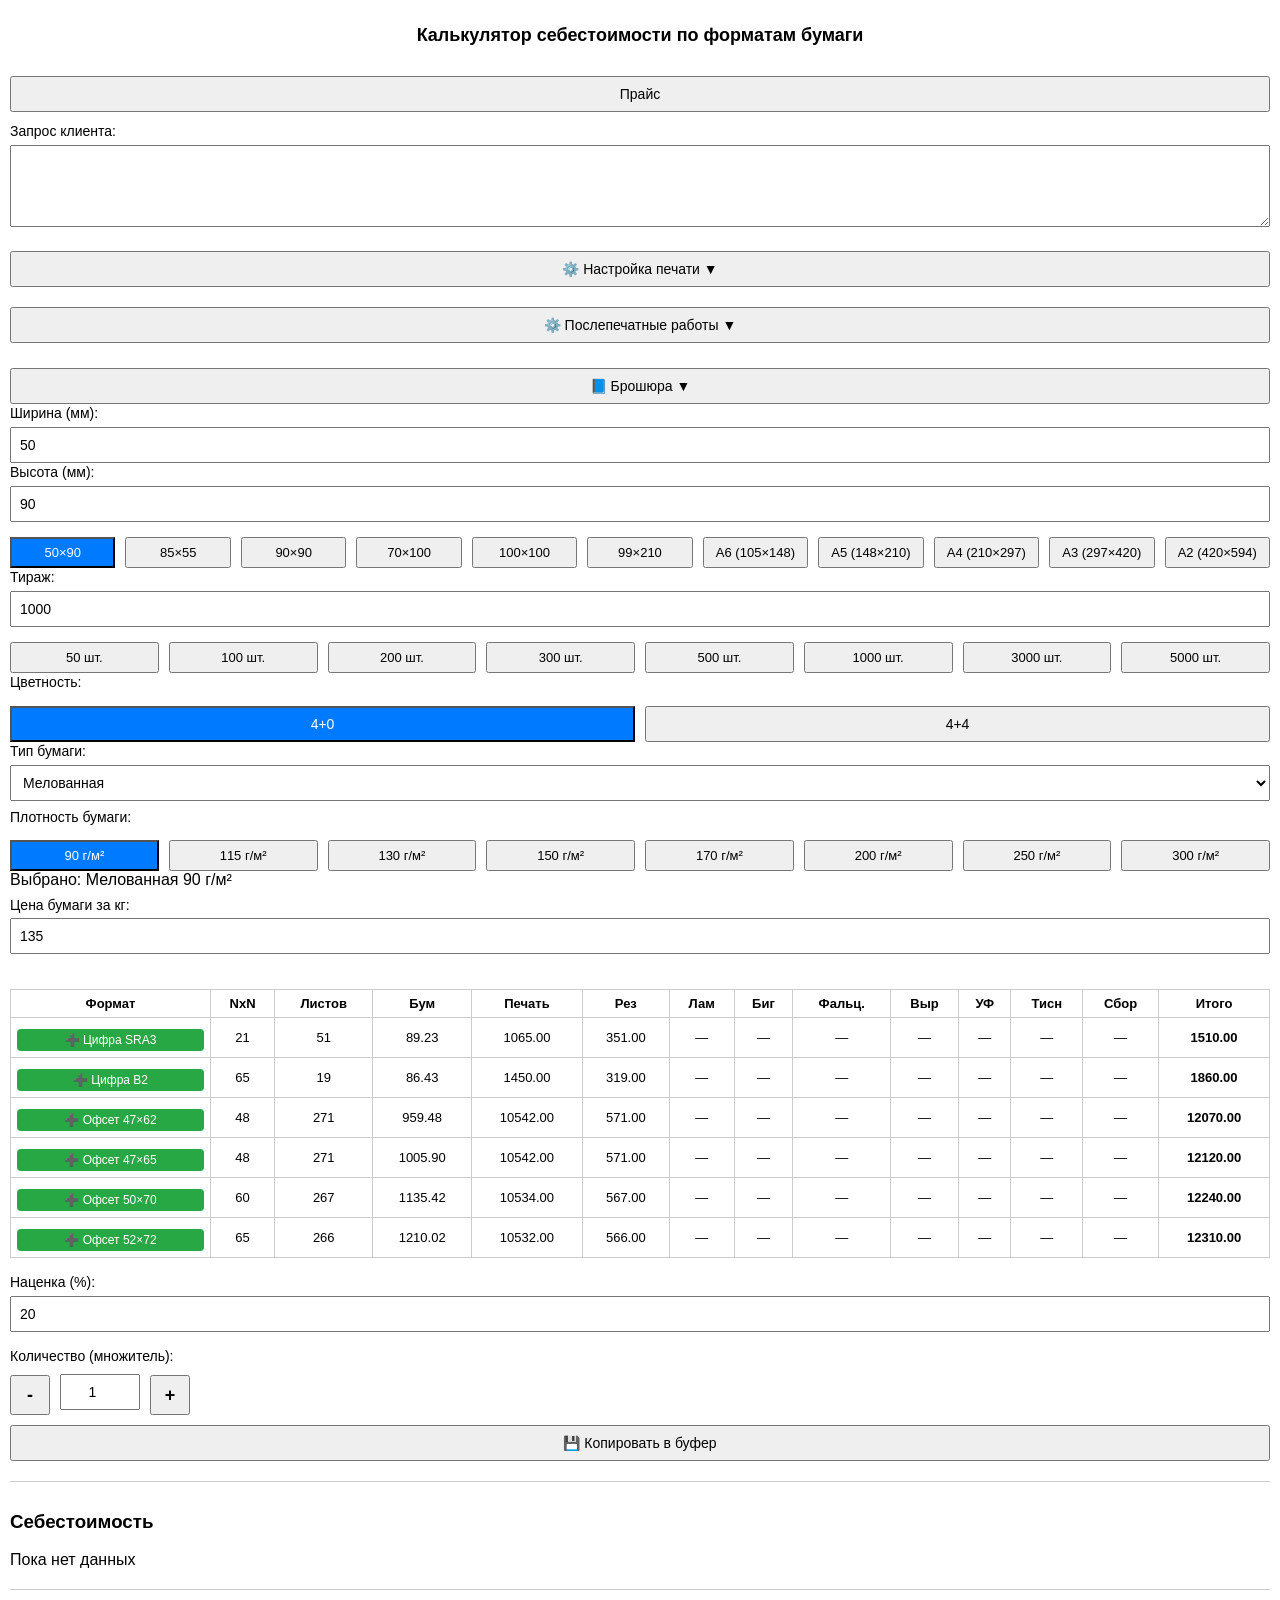
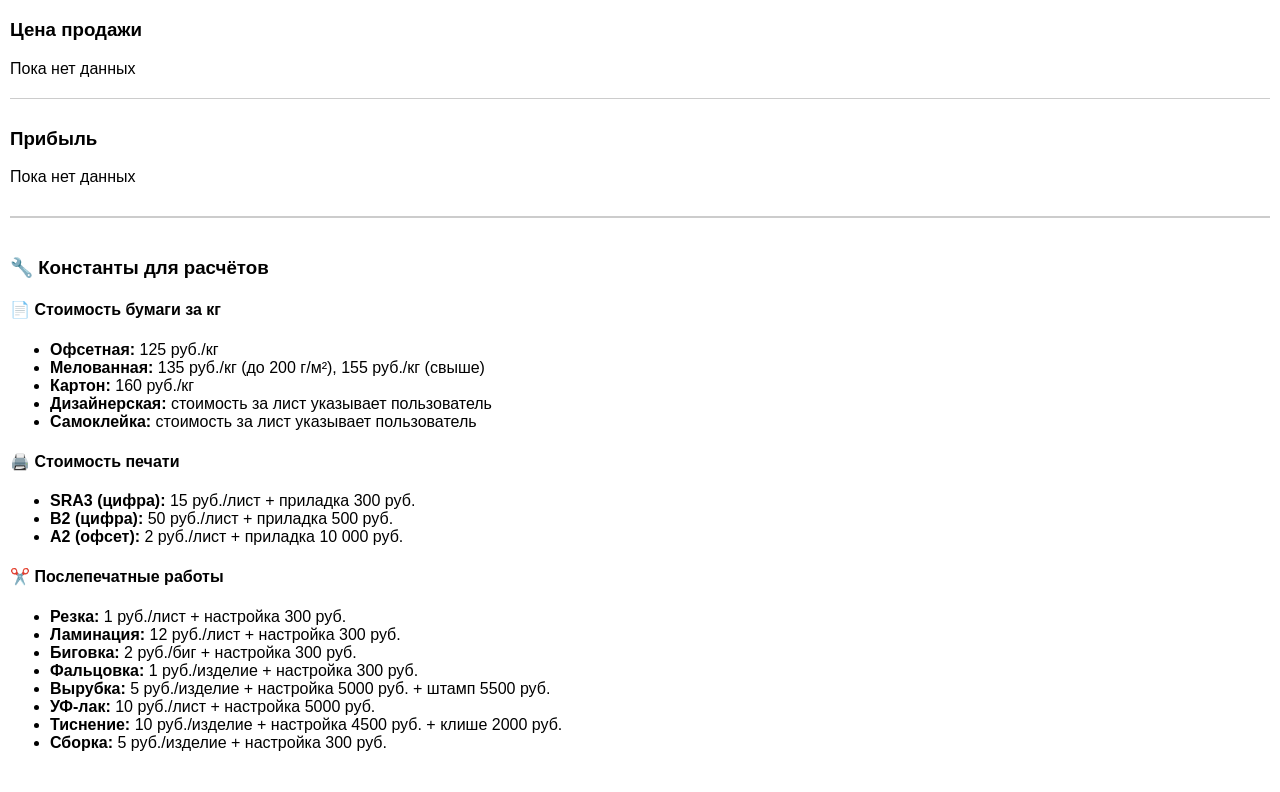
<file: calculator.html>
<!DOCTYPE html>
<html lang="ru">
<head>
  <meta charset="UTF-8">
  <title>Калькулятор себестоимости</title>
  <meta name="viewport" content="width=device-width, initial-scale=1.0">
  <style>
    body {
      font-family: Arial;
      margin: 0;
      padding: 10px;
      max-width: 100%;
      box-sizing: border-box;
    }
    h2 {
      text-align: center;
      font-size: 18px;
      margin-bottom: 10px;
    }
    .main-container {
      display: flex;
      flex-direction: column;
      gap: 20px;
    }
    .left,
    .right {
      width: 100%;
    }
    label {
      font-size: 14px;
      margin-top: 8px;
    }
    input[type="number"],
    select,
    button,
    textarea {
      width: 100%;
      padding: 8px;
      font-size: 14px;
      box-sizing: border-box;
      margin-top: 5px;
    }
    .format-buttons,
    .paper-type-buttons,
    .quantity-buttons {
      display: grid;
      grid-template-columns: repeat(auto-fit, minmax(80px, 1fr));
      gap: 10px;
      margin-top: 10px;
    }
    .format-buttons button,
    .paper-type-buttons button,
    .quantity-buttons button {
      padding: 6px;
      font-size: 13px;
      cursor: pointer;
    }
    .side-buttons {
      display: flex;
      gap: 10px;
      flex-wrap: wrap;
      margin-top: 10px;
    }
    .side-buttons button {
      flex: 1 1 45%;
      padding: 8px;
      font-size: 14px;
    }
    .selected {
      background-color: #007BFF;
      color: white;
    }
    table.result-table {
      width: 100%;
      border-collapse: collapse;
      font-size: 13px;
      margin-top: 15px;
      overflow-x: auto;
    }
    table.result-table th,
    table.result-table td {
      border: 1px solid #ccc;
      padding: 6px;
      text-align: center;
      white-space: nowrap;
    }
    table.result-table tr:hover {
      background-color: #f9f9f9;
    }
    .saved-list {
      margin-top: 20px;
      border-top: 1px solid #ccc;
      padding-top: 10px;
    }
    .saved-item {
      background: #f9f9f9;
      padding: 10px;
      margin-bottom: 10px;
      border-radius: 5px;
      font-size: 14px;
    }
    .settings-panel {
      display: none;
      margin-top: 10px;
      border: 1px solid #ccc;
      padding: 10px;
      border-radius: 5px;
    }
    .sub-field {
      margin-left: 15px;
      margin-top: 5px;
    }
    .remember-btn {
      padding: 4px 8px;
      font-size: 12px;
      background-color: #28a745;
      color: white;
      border: none;
      border-radius: 4px;
      cursor: pointer;
    }
    .remember-btn:hover {
      background-color: #218838;
    }
    #statusMessage {
      color: red;
      font-size: 14px;
      margin-bottom: 10px;
    }
    #productTypeButtons {
      display: grid;
      grid-template-columns: repeat(auto-fit, minmax(100px, 1fr));
      gap: 8px;
      margin-top: 15px;
    }
    #productTypeButtons button {
      padding: 6px 10px;
      font-size: 12px;
      border: 1px solid #ccc;
      background-color: #f9f9f9;
      cursor: pointer;
      white-space: nowrap;
      overflow: hidden;
      text-overflow: ellipsis;
    }
    #productTypeButtons button.selected {
      background-color: #007BFF;
      color: white;
    }
    .hint {
      font-size: 12px;
      color: #666;
      margin-top: 5px;
    }
    .multiplier-control {
      display: flex;
      align-items: center;
      gap: 10px;
      margin-top: 5px;
    }
    .multiplier-control button {
      width: 40px;
      height: 40px;
      font-size: 18px;
      font-weight: bold;
    }
    .multiplier-control input {
      width: 80px;
      text-align: center;
      margin: 0;
    }
    @media (max-width: 768px) {
      .remember-btn {
        font-size: 11px;
        padding: 3px 6px;
      }
      .side-buttons button {
        font-size: 13px;
        padding: 6px;
      }
      .format-buttons button,
      .paper-type-buttons button,
      .quantity-buttons button {
        font-size: 12px;
        padding: 6px;
      }
    }
    @media (max-width: 480px) {
      h2 {
        font-size: 16px;
      }
      label {
        font-size: 13px;
      }
      input[type="number"], select, button {
        font-size: 14px;
      }
      .format-buttons,
      .paper-type-buttons,
      .quantity-buttons {
        grid-template-columns: repeat(auto-fit, minmax(60px, 1fr));
      }
    }
  </style>
</head>
<body>
<h2>Калькулятор себестоимости по форматам бумаги</h2>


  <!-- Кнопка Прайс-лист по форматам -->
  <button onclick="generatePriceListByFormatsWithSellingPrice()" style="margin-top: 20px;"> Прайс </button>
</div>

<!-- Сообщение -->
<div id="statusMessage"></div>

<!-- Запрос клиента -->
<div style="margin-bottom: 15px;">
  <label>Запрос клиента:</label>
  <textarea id="clientRequestInput" rows="4" style="width: 100%;"></textarea>
</div>

<!-- Настройка печати -->
<div style="margin-bottom: 15px;">
  <button onclick="togglePrintSettings()" id="btnPrint">⚙️ Настройка печати ▼</button>
  <div id="printSettingsPanel" class="settings-panel">
    <label>Печать SRA3 (копия)</label><input type="number" id="printCostZ" value="15">
    <label>Приладка SRA3</label><input type="number" id="setupPrintZ" value="300">
    <label>Печать B2 (копия)</label><input type="number" id="printCostE" value="50">
    <label>Приладка B2</label><input type="number" id="setupPrintE" value="500">
    <label>Офсет А2 (копия)</label><input type="number" id="printCostOffsetA2" value="2">
    <label>Приладка А2</label><input type="number" id="setupPrintOffsetA2" value="10000">
  </div>
</div>

<!-- Послепечатные работы -->
<div style="margin-bottom: 15px;">
  <button onclick="togglePostpress()" id="btnPostpress">⚙️ Послепечатные работы ▼</button>
  <div id="postpressPanel" class="settings-panel">
    <!-- Резка -->
    <label><input type="checkbox" id="cuttingEnabled" checked onchange="updateSubFields()"> Резка</label>
    <div class="sub-field" id="cuttingOptions">
      <label>Стоимость резки за лист:</label>
      <input type="number" id="cuttingCostSetting" value="1" oninput="onInputChange()">
      <label>Настройка резки:</label>
      <input type="number" id="setupCutting" value="300" oninput="onInputChange()">
    </div>
    <!-- Ламинация -->
    <label><input type="checkbox" id="laminationEnabled" onchange="updateSubFields()"> Ламинация</label>
    <div class="sub-field" id="laminationOptions" style="display:none;">
      <label>Цена ламинации за лист:</label>
      <input type="number" id="laminationCost" value="12" oninput="onInputChange()">
      <label>Настройка ламинации:</label>
      <input type="number" id="setupLamination" value="300" oninput="onInputChange()">
      <label><input type="radio" name="laminationSides" value="1+0" checked> Односторонняя</label>
      <label><input type="radio" name="laminationSides" value="1+1"> Двусторонняя</label>
    </div>
    <!-- Биговка -->
    <label><input type="checkbox" id="scoreEnabled" onchange="updateSubFields()"> Биговка</label>
    <div class="sub-field" id="scoreOptions" style="display:none;">
      <label>Стоимость одного бига:</label>
      <input type="number" id="scoreCost" value="2" oninput="onInputChange()">
      <label>Настройка биговки:</label>
      <input type="number" id="setupScore" value="300" oninput="onInputChange()">
      <label>Бигов на изделие:</label>
      <input type="number" id="scoreCountInput" value="2" oninput="onInputChange()">
    </div>
    <!-- Фальцовка -->
    <label><input type="checkbox" id="foldingEnabled" onchange="updateSubFields()"> Фальцовка</label>
    <div class="sub-field" id="foldingOptions" style="display:none;">
      <label>Цена фальцовки за изделие:</label>
      <input type="number" id="foldingCostSetting" value="1" oninput="onInputChange()">
      <label>Настройка фальцовки:</label>
      <input type="number" id="setupFolding" value="300" oninput="onInputChange()">
    </div>
    <!-- Вырубка -->
    <label><input type="checkbox" id="diecutEnabled" onchange="updateSubFields()"> Вырубка</label>
    <div class="sub-field" id="diecutOptions" style="display:none;">
      <label>Цена вырубки за изделие:</label>
      <input type="number" id="diecutCostSetting" value="5" oninput="onInputChange()">
      <label>Настройка вырубки:</label>
      <input type="number" id="setupDiecut" value="5000" oninput="onInputChange()">
      <label>Стоимость штампа:</label>
      <input type="number" id="diecutStampCostSetting" value="5500" oninput="onInputChange()">
    </div>
    <!-- УФ-лак -->
    <label><input type="checkbox" id="uvLacquerEnabled" onchange="updateSubFields()"> УФ-лак</label>
    <div class="sub-field" id="uvLacquerOptions" style="display:none;">
      <label>Цена УФ-лака за лист:</label>
      <input type="number" id="uvLacquerCostSetting" value="10" oninput="onInputChange()">
      <label>Настройка УФ-лака:</label>
      <input type="number" id="setupUvLacquer" value="5000" oninput="onInputChange()">
    </div>
    <!-- Тиснение -->
    <label><input type="checkbox" id="embossingEnabled" onchange="updateSubFields()"> Тиснение</label>
    <div class="sub-field" id="embossingOptions" style="display:none;">
      <label>Цена тиснения за изделие:</label>
      <input type="number" id="embossingCostSetting" value="10" oninput="onInputChange()">
      <label>Настройка тиснения:</label>
      <input type="number" id="setupEmbossing" value="4500" oninput="onInputChange()">
      <label>Стоимость клише:</label>
      <input type="number" id="embossingKlischeCostSetting" value="2000" oninput="onInputChange()">
    </div>
    <!-- Сборка -->
    <label><input type="checkbox" id="assemblyEnabled" onchange="updateSubFields()"> Сборка</label>
    <div class="sub-field" id="assemblyOptions" style="display:none;">
      <label>Цена сборки за изделие:</label>
      <input type="number" id="assemblyCostSetting" value="5" oninput="onInputChange()">
      <label>Настройка сборки:</label>
      <input type="number" id="setupAssembly" value="300" oninput="onInputChange()">
    </div>
  </div>
</div>

<!-- Основная форма -->
  <!-- Блок брошюры -->
<div id="brochureSection" style="margin-top: 20px;">
  <button onclick="toggleBrochureOptions()" id="btnBrochure">📘 Брошюра ▼</button>
  <div id="brochureOptions" class="settings-panel" style="display:none;">
    <div id="brochureFormatButtons" class="format-buttons">
      <button onclick="selectBrochureFormat(this, 'A6')">А6</button>
      <button onclick="selectBrochureFormat(this, 'A5')">А5</button>
      <button onclick="selectBrochureFormat(this, 'A4')">А4</button>
      <button onclick="selectBrochureFormat(this, '210x210')">210×210</button>
    </div>
    <label>Число:</label>
    <input type="text" id="brochureInput" maxlength="5" oninput="calculateBrochureResult()" style="width:100%;">
    <label>Результат:</label>
    <input type="text" id="brochureOutput" readonly style="width:100%; background:#f9f9f9;">
  </div>
</div>
<div class="main-container">
  <!-- Левая часть -->
  <div class="left">
    <label>Ширина (мм):</label>
    <input type="number" id="width" value="50" oninput="onInputChange();">
    <label>Высота (мм):</label>
    <input type="number" id="height" value="90" oninput="onInputChange();">
    <div class="format-buttons" id="formatButtons">
      <button onclick="setFormat('50×90')">50×90</button>
      <button onclick="setFormat('85×55')">85×55</button>
      <button onclick="setFormat('90×90')">90×90</button>
      <button onclick="setFormat('70×100')">70×100</button>
      <button onclick="setFormat('100×100')">100×100</button>
      <button onclick="setFormat('99×210')">99×210</button>
      <button onclick="setFormat('105×148')">А6 (105×148)</button>
      <button onclick="setFormat('148×210')">А5 (148×210)</button>
      <button onclick="setFormat('210×297')">А4 (210×297)</button>
      <button onclick="setFormat('297×420')">А3 (297×420)</button>
      <button onclick="setFormat('420×594')">А2 (420×594)</button>
    </div>
    <!-- Тираж -->
    <label>Тираж:</label>
    <input type="number" id="quantity" value="1000" oninput="onInputChange();">
    <div class="quantity-buttons" id="quantityButtons"></div>
    <!-- Цветность -->
    <label>Цветность:</label>
    <div class="side-buttons">
      <button id="btn_4_0" onclick="setSides(1)" class="selected">4+0</button>
      <button id="btn_4_4" onclick="setSides(2)">4+4</button>
    </div>
    <!-- Тип бумаги -->
    <label>Тип бумаги:</label>
    <select id="paperType" onchange="updatePaperOptions(); onInputChange();">
      <option value="offset">Офсетная</option>
      <option value="matt" selected>Мелованная</option>
      <option value="cardboard">Картон</option>
      <option value="designer">Дизайнерская</option>
      <option value="adhesive">Самоклейка</option>
    </select>
    <!-- Поле для ввода пользовательской стоимости листа (для дизайнерской и самоклейки) -->
    <div id="customPaperPriceContainer" style="display: none; margin-top: 10px;">
      <label>Стоимость за 1 лист, руб:</label>
      <input type="number" id="customPaperPrice" value="100" oninput="onInputChange();">
      <p class="hint">Для цифровой печати (SRA3, B2) будет использована 1/4 листа, для других форматов - 1/2 листа</p>
    </div>
    <!-- Плотность -->
    <label id="paperDensityLabel">Плотность бумаги:</label>
    <div class="paper-type-buttons" id="paperOptions"></div>
    <div id="display_paper">Выбрано: Мелованная 300 г/м²</div>
    <!-- Цена за кг -->
    <label id="paperPricePerKgLabel">Цена бумаги за кг:</label>
    <input type="number" id="paperPricePerKg" value="300" oninput="onInputChange();">
  </div>
  <!-- Правая часть -->
  <div class="right">
    <table class="result-table" id="resultsBody">
      <thead>
        <tr>
          <th>Формат</th>
          <th>NxN</th>
          <th>Листов</th>
          <th>Бум</th>
          <th>Печать</th>
          <th>Рез</th>
          <th>Лам</th>
          <th>Биг</th>
          <th>Фальц.</th>
          <th>Выр</th>
          <th>УФ</th>
          <th>Тисн</th>
          <th>Сбор</th>
          <th>Итого</th>
        </tr>
      </thead>
      <tbody id="resultsTable">
        <tr><td colspan="14">Нажмите «Рассчитать» для вывода результата</td></tr>
      </tbody>
    </table>
  </div>
</div>

<!-- Наценка -->
<div style="margin-top: 15px;">
  <label>Наценка (%):</label>
  <input type="number" id="markupPercent" value="20" oninput="onInputChange()" style="width: 100%;">
</div>

<!-- Множитель количества -->
<div style="margin-top: 15px;">
  <label>Количество (множитель):</label>
  <div class="multiplier-control">
    <button type="button" onclick="changeMultiplier(-1)">-</button>
    <input type="number" id="quantityMultiplier" value="1" min="1" oninput="onMultiplierChange()">
    <button type="button" onclick="changeMultiplier(1)">+</button>
  </div>
</div>

<button onclick="copyToClipboard()" style="margin-top: 10px;">💾 Копировать в буфер</button>
<input type="hidden" id="densityInput" value="300">

<!-- Сохранённые результаты -->
<div class="saved-list">
  <h3>Себестоимость</h3>
  <p id="savedMessage_cost">Пока нет данных</p>
  <div id="savedCalculations_cost"></div>
</div>
<div class="saved-list">
  <h3>Цена продажи</h3>
  <p id="savedMessage_price">Пока нет данных</p>
  <div id="savedCalculations_price"></div>
</div>
<div class="saved-list">
  <h3>Прибыль</h3>
  <p id="savedMessage_profit">Пока нет данных</p>
  <div id="savedCalculations_profit"></div>
</div>

<!-- Константы -->
<div style="margin-top: 30px; border-top: 2px solid #ccc; padding-top: 20px;">
  <h3>🔧 Константы для расчётов</h3>
  <div style="margin-bottom: 20px;">
    <h4>📄 Стоимость бумаги за кг</h4>
    <ul>
      <li><strong>Офсетная:</strong> 125 руб./кг</li>
      <li><strong>Мелованная:</strong> 135 руб./кг (до 200 г/м²), 155 руб./кг (свыше)</li>
      <li><strong>Картон:</strong> 160 руб./кг</li>
      <li><strong>Дизайнерская:</strong> стоимость за лист указывает пользователь</li>
      <li><strong>Самоклейка:</strong> стоимость за лист указывает пользователь</li>
    </ul>
  </div>
  <div style="margin-bottom: 20px;">
    <h4>🖨️ Стоимость печати</h4>
    <ul>
      <li><strong>SRA3 (цифра):</strong> 15 руб./лист + приладка 300 руб.</li>
      <li><strong>B2 (цифра):</strong> 50 руб./лист + приладка 500 руб.</li>
      <li><strong>А2 (офсет):</strong> 2 руб./лист + приладка 10 000 руб.</li>
    </ul>
  </div>
  <div style="margin-bottom: 20px;">
    <h4>✂️ Послепечатные работы</h4>
    <ul>
      <li><strong>Резка:</strong> 1 руб./лист + настройка 300 руб.</li>
      <li><strong>Ламинация:</strong> 12 руб./лист + настройка 300 руб.</li>
      <li><strong>Биговка:</strong> 2 руб./биг + настройка 300 руб.</li>
      <li><strong>Фальцовка:</strong> 1 руб./изделие + настройка 300 руб.</li>
      <li><strong>Вырубка:</strong> 5 руб./изделие + настройка 5000 руб. + штамп 5500 руб.</li>
      <li><strong>УФ-лак:</strong> 10 руб./лист + настройка 5000 руб.</li>
      <li><strong>Тиснение:</strong> 10 руб./изделие + настройка 4500 руб. + клише 2000 руб.</li>
      <li><strong>Сборка:</strong> 5 руб./изделие + настройка 300 руб.</li>
    </ul>
  </div>
</div>

<script>
let s = 1;
const formatLabels = {
  Z: "Цифра SRA3",
  E: "Цифра B2",
  A: "Офсет 50×70",
  B: "Офсет 47×62",
  R: "Офсет 47×65",
  M: "Офсет 52×72"
};
const sheetFormats = [
  { name: "Z", paperSize: { w: 320, h: 450 }, printArea: { w: 310, h: 430 } },
  { name: "E", paperSize: { w: 520, h: 720 }, printArea: { w: 500, h: 710 } },
  { name: "B", paperSize: { w: 470, h: 620 }, printArea: { w: 450, h: 610 } },
  { name: "R", paperSize: { w: 470, h: 650 }, printArea: { w: 450, h: 640 } },
  { name: "A", paperSize: { w: 500, h: 700 }, printArea: { w: 480, h: 690 } },
  { name: "M", paperSize: { w: 520, h: 720 }, printArea: { w: 500, h: 710 } }
];
const densityMap = {
  offset: [80, 100, 120, 160, 190],
  matt: [90, 115, 130, 150, 170, 200, 250, 300],
  cardboard: [215, 230, 250, 270, 300, 320, 350],
  designer: [300], // Дефолтное значение для дизайнерской бумаги
  adhesive: [80]   // Дефолтное значение для самоклейки
};
let savedResults = [];
let selectedProductType = "";

function setSides(val) {
  s = val;
  document.querySelectorAll(".side-buttons button").forEach(btn => btn.classList.remove("selected"));
  if (val === 1) {
    document.getElementById("btn_4_0").classList.add("selected");
  } else {
    document.getElementById("btn_4_4").classList.add("selected");
  }
  onInputChange();
}

function setFormat(sizeStr) {
  const size = sizeStr.split("×");
  document.getElementById("width").value = size[0];
  document.getElementById("height").value = size[1];
  updateFormatButtons();
  onInputChange();
}

function updateFormatButtons() {
  const currentW = Number(document.getElementById("width").value);
  const currentH = Number(document.getElementById("height").value);
  document.querySelectorAll("#formatButtons button").forEach(btn => {
    const btnText = btn.textContent.trim().match(/(\d+)×(\d+)/)?.[0] || "";
    btn.classList.remove("selected");
    if (btnText === `${currentW}×${currentH}` || btnText === `${currentH}×${currentW}`) {
      btn.classList.add("selected");
    }
  });
}

function updatePaperOptions() {
  const paperType = document.getElementById("paperType").value;
  const optionsDiv = document.getElementById("paperOptions");
  const customPriceDiv = document.getElementById("customPaperPriceContainer");
  const paperPricePerKgLabel = document.getElementById("paperPricePerKgLabel");
  const paperPricePerKg = document.getElementById("paperPricePerKg");
  const paperDensityLabel = document.getElementById("paperDensityLabel");
  
  // Очистка существующих опций
  optionsDiv.innerHTML = "";
  
  // Показать/скрыть поле для ввода пользовательской стоимости
  if (paperType === "designer" || paperType === "adhesive") {
    customPriceDiv.style.display = "block";
    paperPricePerKgLabel.style.display = "none";
    paperPricePerKg.style.display = "none";
    
    // Для дизайнерской бумаги и самоклейки тоже показываем плотность (для совместимости с остальным кодом)
    paperDensityLabel.style.display = "block";
    
    const densities = densityMap[paperType] || [300]; // Дефолтное значение плотности
    
    densities.forEach(d => {
      const btn = document.createElement("button");
      btn.textContent = d + " г/м²";
      btn.onclick = () => {
        document.querySelectorAll("#paperOptions button").forEach(b => b.classList.remove("selected"));
        btn.classList.add("selected");
        document.getElementById("densityInput").value = d;
        document.getElementById("display_paper").textContent = 
          `Выбрано: ${getPaperTypeLabel(paperType)} ${d} г/м²`;
        onInputChange();
      };
      optionsDiv.appendChild(btn);
    });
    
    if (optionsDiv.children.length > 0) optionsDiv.children[0].click();
  } else {
    customPriceDiv.style.display = "none";
    paperPricePerKgLabel.style.display = "block";
    paperPricePerKg.style.display = "block";
    paperDensityLabel.style.display = "block";
    
    const densities = densityMap[paperType] || [];
    
    if (!densities.length) return;
    
    densities.forEach(d => {
      const btn = document.createElement("button");
      btn.textContent = d + " г/м²";
      btn.onclick = () => {
        document.querySelectorAll("#paperOptions button").forEach(b => b.classList.remove("selected"));
        btn.classList.add("selected");
        document.getElementById("densityInput").value = d;
        const price = getPaperPriceByTypeAndDensity(paperType, d);
        document.getElementById("paperPricePerKg").value = price;
        document.getElementById("display_paper").textContent = 
          `Выбрано: ${getPaperTypeLabel(paperType)} ${d} г/м²`;
        onInputChange();
      };
      optionsDiv.appendChild(btn);
    });
    
    if (optionsDiv.children.length > 0) optionsDiv.children[0].click();
  }
}

function getPaperPriceByTypeAndDensity(paperType, density) {
  if (paperType === "offset") return 125;
  if (paperType === "matt") return density <= 200 ? 135 : 155;
  if (paperType === "cardboard") return 160;
  return 0;
}

function togglePostpress() {
  const panel = document.getElementById("postpressPanel");
  panel.style.display = panel.style.display === "none" ? "block" : "none";
  document.getElementById("btnPostpress").textContent =
    panel.style.display === "none" ? "⚙️ Послепечатные работы ▼" : "⚙️ Послепечатные работы ▲";
}

function updateSubFields() {
  const fields = [
    { checkboxId: 'laminationEnabled', containerId: 'laminationOptions' },
    { checkboxId: 'scoreEnabled', containerId: 'scoreOptions' },
    { checkboxId: 'foldingEnabled', containerId: 'foldingOptions' },
    { checkboxId: 'diecutEnabled', containerId: 'diecutOptions' },
    { checkboxId: 'uvLacquerEnabled', containerId: 'uvLacquerOptions' },
    { checkboxId: 'embossingEnabled', containerId: 'embossingOptions' },
    { checkboxId: 'assemblyEnabled', containerId: 'assemblyOptions' },
    { checkboxId: 'cuttingEnabled', containerId: 'cuttingOptions' }
  ];
  fields.forEach(({ checkboxId, containerId }) => {
    const isChecked = document.getElementById(checkboxId)?.checked ?? false;
    document.getElementById(containerId).style.display = isChecked ? "block" : "none";
  });
  onInputChange();
}

function onInputChange() {
  calculate();
  renderSavedList();
}

function calculate() {
  const resultsTable = document.getElementById("resultsTable");
  resultsTable.innerHTML = "";
  const w = Number(document.getElementById("width").value);
  const h = Number(document.getElementById("height").value);
  const N = Number(document.getElementById("quantity").value);
  const density = Number(document.getElementById("densityInput").value);
  const paperType = document.getElementById("paperType").value;
  const isCustomPaper = paperType === "designer" || paperType === "adhesive";
  const customPaperPrice = isCustomPaper ? Number(document.getElementById("customPaperPrice").value || 100) : 0;
  const paperPricePerKg = isCustomPaper ? 0 : Number(document.getElementById("paperPricePerKg").value);
  const multiplier = Number(document.getElementById("quantityMultiplier").value) || 1;
  
  const c_p_Z = Number(document.getElementById("printCostZ").value);
  const P_Z = Number(document.getElementById("setupPrintZ").value);
  const c_p_E = Number(document.getElementById("printCostE").value);
  const P_E = Number(document.getElementById("setupPrintE").value);
  const c_p_Offset = Number(document.getElementById("printCostOffsetA2").value);
  const P_Offset = Number(document.getElementById("setupPrintOffsetA2").value);
  const cuttingEnabled = document.getElementById("cuttingEnabled")?.checked ?? false;
  const cuttingCost = Number(document.getElementById("cuttingCostSetting").value) || 0;
  const setupCutting = Number(document.getElementById("setupCutting").value) || 0;
  const laminationEnabled = document.getElementById("laminationEnabled")?.checked ?? false;
  const laminationCost = Number(document.getElementById("laminationCost").value) || 0;
  const setupLamination = Number(document.getElementById("setupLamination").value) || 0;
  const laminationSides = document.querySelector('input[name="laminationSides"]:checked')?.value ?? "1+0";
  const scoreEnabled = document.getElementById("scoreEnabled")?.checked ?? false;
  const scoreCost = Number(document.getElementById("scoreCost").value) || 0;
  const setupScore = Number(document.getElementById("setupScore").value) || 0;
  const scoreCount = Number(document.getElementById("scoreCountInput").value) || 0;
  const foldingEnabled = document.getElementById("foldingEnabled")?.checked ?? false;
  const foldingCost = Number(document.getElementById("foldingCostSetting").value) || 0;
  const setupFolding = Number(document.getElementById("setupFolding").value) || 0;
  const diecutEnabled = document.getElementById("diecutEnabled")?.checked ?? false;
  const diecutCost = Number(document.getElementById("diecutCostSetting").value) || 0;
  const setupDiecut = Number(document.getElementById("setupDiecut").value) || 0;
  const diecutStampCost = Number(document.getElementById("diecutStampCostSetting").value) || 0;
  const uvLacquerEnabled = document.getElementById("uvLacquerEnabled")?.checked ?? false;
  const uvLacquerCost = Number(document.getElementById("uvLacquerCostSetting").value) || 0;
  const setupUvLacquer = Number(document.getElementById("setupUvLacquer").value) || 0;
  const embossingEnabled = document.getElementById("embossingEnabled")?.checked ?? false;
  const embossingCost = Number(document.getElementById("embossingCostSetting").value) || 0;
  const setupEmbossing = Number(document.getElementById("setupEmbossing").value) || 0;
  const embossingKlischeCost = Number(document.getElementById("embossingKlischeCostSetting").value) || 0;
  const assemblyEnabled = document.getElementById("assemblyEnabled")?.checked ?? false;
  const assemblyCost = Number(document.getElementById("assemblyCostSetting").value) || 0;
  const setupAssembly = Number(document.getElementById("setupAssembly").value) || 0;
  
  // Обновляем заголовок таблицы в зависимости от множителя
  const lastHeader = document.querySelector('#resultsBody th:last-child');
  if (multiplier > 1) {
    lastHeader.textContent = `Итого (×${multiplier})`;
  } else {
    lastHeader.textContent = 'Итого';
  }
  
  sheetFormats.forEach(sheet => {
    const W = w + 4;
    const H = h + 4;
    const printW = sheet.printArea.w;
    const printH = sheet.printArea.h;
    const v1 = Math.floor(printW / W) * Math.floor(printH / H);
    const v2 = Math.floor(printW / H) * Math.floor(printH / W);
    const N_opt = Math.max(v1, v2);
    let baseSheets = N > 0 ? Math.ceil(N / N_opt) : 0;

    // Если выбран тип "Пакет А3", удваиваем количество листов
    if (selectedProductType === "Пакет А3") {
      baseSheets *= 2;
    }
    
    const extraSheets = ["Z", "E"].includes(sheet.name) ? 3 : 250;
    const totalSheets = baseSheets + extraSheets;
    
    // Расчёт стоимости бумаги (два варианта - обычная или пользовательская)
    let paperTotal;
    if (isCustomPaper) {
      // Для дизайнерской и самоклейки используем долю от листа
      const sheetRatio = ["Z", "E"].includes(sheet.name) ? 0.25 : 0.5;
      paperTotal = customPaperPrice * totalSheets * sheetRatio;
    } else {
      // Для обычной бумаги считаем по весу
      const areaSheet = (sheet.paperSize.w / 1000) * (sheet.paperSize.h / 1000);
      const weightSheet = areaSheet * (density / 1000);
      paperTotal = weightSheet * paperPricePerKg * totalSheets;
    }
    
    const printCostPerSheet = sheet.name === "Z" ? c_p_Z :
                             sheet.name === "E" ? c_p_E : c_p_Offset;
    const setupPrintValue = sheet.name === "Z" ? P_Z :
                           sheet.name === "E" ? P_E : P_Offset;
    const printTotal = printCostPerSheet * totalSheets * s + setupPrintValue;
    const cuttingTotal = cuttingEnabled ? cuttingCost * totalSheets + setupCutting : 0;
    const laminationTotal = laminationEnabled ?
      laminationCost * totalSheets * (laminationSides === "1+1" ? 2 : 1) + setupLamination : 0;
    const scoreTotal = scoreEnabled ? N * scoreCount * scoreCost + setupScore : 0;
    const foldingTotal = foldingEnabled ? N * foldingCost + setupFolding : 0;
    const diecutTotal = diecutEnabled ? N * diecutCost + setupDiecut + diecutStampCost : 0;
    const uvLacquerTotal = uvLacquerEnabled ? uvLacquerCost * totalSheets + setupUvLacquer : 0;
    const embossingTotal = embossingEnabled ? N * embossingCost + setupEmbossing + embossingKlischeCost : 0;
    const assemblyTotal = assemblyEnabled ? N * assemblyCost + setupAssembly : 0;
    const total = paperTotal + printTotal + cuttingTotal + laminationTotal + scoreTotal +
                  foldingTotal + diecutTotal + uvLacquerTotal + embossingTotal + assemblyTotal;
    const roundedTotal = Math.round(total / 10) * 10;
    const finalTotal = roundedTotal * multiplier;
    
    const row = document.createElement("tr");
    if (N_opt === 0 && N > 0) {
      row.innerHTML = `<td colspan="14">Не помещается</td>`;
    } else {
      row.innerHTML = `
        <td>
          <button class="remember-btn" 
            onclick='rememberResult("${sheet.name}", "${w}×${h}", "${s === 1 ? "4+0" : "4+4"}", "${paperType}", ${density}, ${N}, ${roundedTotal.toFixed(2)},
              ${cuttingEnabled}, ${laminationEnabled}, "${laminationSides}", ${scoreEnabled}, ${foldingEnabled}, ${diecutEnabled}, ${uvLacquerEnabled}, ${embossingEnabled}, ${assemblyEnabled})'>
            ➕ ${formatLabels[sheet.name]}
          </button>
        </td>
        <td>${N_opt}</td>
        <td>${totalSheets}</td>
        <td>${paperTotal.toFixed(2)}</td>
        <td>${printTotal.toFixed(2)}</td>
        <td>${cuttingEnabled ? cuttingTotal.toFixed(2) : "—"}</td>
        <td>${laminationEnabled ? laminationTotal.toFixed(2) : "—"}</td>
        <td>${scoreEnabled ? scoreTotal.toFixed(2) : "—"}</td>
        <td>${foldingEnabled ? foldingTotal.toFixed(2) : "—"}</td>
        <td>${diecutEnabled ? diecutTotal.toFixed(2) : "—"}</td>
        <td>${uvLacquerEnabled ? uvLacquerTotal.toFixed(2) : "—"}</td>
        <td>${embossingEnabled ? embossingTotal.toFixed(2) : "—"}</td>
        <td>${assemblyEnabled ? assemblyTotal.toFixed(2) : "—"}</td>
        <td><b data-original="${roundedTotal.toFixed(2)}">${finalTotal.toFixed(2)}</b></td>
      `;
    }
    resultsTable.appendChild(row);
  });
}

function rememberResult(format, productSize, color, paperType, density, quantity, cost,
                        cuttingEnabled, laminationEnabled, laminationSides,
                        scoreEnabled, foldingEnabled, diecutEnabled, uvLacquerEnabled, embossingEnabled, assemblyEnabled) {
  
  // Получаем множитель
  const multiplier = Number(document.getElementById("quantityMultiplier").value) || 1;
  const finalCost = cost * multiplier;
  
  const key = JSON.stringify({ format, productSize, color, paperType, density, quantity, cost: finalCost, multiplier });
  if (savedResults.some(r => JSON.stringify({
    format: r.format, 
    productSize: r.productSize, 
    color: r.color, 
    paperType: r.paperType, 
    density: r.density, 
    quantity: r.quantity, 
    cost: r.cost, 
    multiplier: r.multiplier || 1
  }) === key)) {
    alert("❗ Такой вариант уже запомнен.");
    return;
  }
  
  const customPaperPrice = paperType === "designer" || paperType === "adhesive" 
                       ? Number(document.getElementById("customPaperPrice").value || 0) 
                       : 0;
  
  savedResults.push({
    format, productSize, color, paperType, density, quantity, 
    cost: finalCost, // Сохраняем уже умноженную стоимость
    originalCost: cost, // Сохраняем оригинальную стоимость для справки
    multiplier, // Сохраняем множитель
    productType: selectedProductType,
    cuttingEnabled, laminationEnabled, laminationSides,
    scoreEnabled, foldingEnabled, diecutEnabled, uvLacquerEnabled, embossingEnabled, assemblyEnabled,
    priceOverride: null,
    customPaperPrice
  });
  renderSavedList();
}

function renderSavedList() {
  const listCost = document.getElementById("savedCalculations_cost");
  const listPrice = document.getElementById("savedCalculations_price");
  const listProfit = document.getElementById("savedCalculations_profit");
  [listCost, listPrice, listProfit].forEach(list => {
    while (list.firstChild) list.removeChild(list.firstChild);
  });
  if (savedResults.length === 0) {
    document.getElementById("savedMessage_cost").style.display = "block";
    document.getElementById("savedMessage_price").style.display = "block";
    document.getElementById("savedMessage_profit").style.display = "block";
    return;
  }
  document.getElementById("savedMessage_cost").style.display = "none";
  document.getElementById("savedMessage_price").style.display = "none";
  document.getElementById("savedMessage_profit").style.display = "none";
  const markupFactor = (100 + Number(document.getElementById("markupPercent").value || 20)) / 100;
  savedResults.forEach((res, index) => {
    const cost = res.cost;
    const hasOverride = res.priceOverride !== null;
    const priceWithMarkup = hasOverride ? res.priceOverride : cost * markupFactor;
    const profit = priceWithMarkup - cost;
    const postpress = [];
    if (res.cuttingEnabled) postpress.push("Резка");
    if (res.laminationEnabled) postpress.push("Ламинация " + res.laminationSides);
    if (res.scoreEnabled) postpress.push("Биговка");
    if (res.foldingEnabled) postpress.push("Фальцовка");
    if (res.diecutEnabled) postpress.push("Вырубка");
    if (res.uvLacquerEnabled) postpress.push("УФ-лак");
    if (res.embossingEnabled) postpress.push("Тиснение");
    if (res.assemblyEnabled) postpress.push("Сборка");
    const postpressText = postpress.length ? ", " + postpress.join(", ") : "";
    const title = res.productType ? `${res.productType}, ` : "";
    const multiplierText = (res.multiplier && res.multiplier > 1) ? ` (×${res.multiplier})` : "";
    
    // Отображение типа бумаги с дополнительной информацией для пользовательских типов
    let paperInfo = `${getPaperTypeLabel(res.paperType)} ${res.density} г/м²`;
    if (res.paperType === "designer" || res.paperType === "adhesive") {
      paperInfo = `${getPaperTypeLabel(res.paperType)} ${res.customPaperPrice} руб/лист`;
    }
    
    // Себестоимость
    const divCost = document.createElement("div");
    divCost.className = "saved-item";
    divCost.innerHTML = `<strong>${title}${res.productSize}${multiplierText}</strong>, ${res.color}, ${paperInfo}${postpressText} — ${res.quantity} шт → <b>${cost} руб.</b><hr>`;
    listCost.appendChild(divCost);
    // Цена продажи (+ кнопка)
    const divPrice = document.createElement("div");
    divPrice.className = "saved-item";
    divPrice.innerHTML = `
      <strong>${title}${res.productSize}${multiplierText}</strong>, ${res.color}, ${paperInfo}${postpressText} — ${res.quantity} шт → 
      <b>${priceWithMarkup.toFixed(2)} руб.</b>
      <button onclick='increasePrice(${index})' style="margin-left: 10px; padding: 4px 8px; font-size: 12px;">+500</button>
      <hr>`;
    listPrice.appendChild(divPrice);
    // Прибыль
    const divProfit = document.createElement("div");
    divProfit.className = "saved-item";
    divProfit.innerHTML = `<strong>${title}${res.productSize}${multiplierText}</strong>, ${res.color}, ${paperInfo}${postpressText} — ${res.quantity} шт → <b>${profit.toFixed(2)} руб.</b><hr>`;
    listProfit.appendChild(divProfit);
  });
}

function increasePrice(index) {
  if (savedResults[index]) {
    const currentCost = savedResults[index].cost;
    const currentPrice = savedResults[index].priceOverride !== null ?
                         savedResults[index].priceOverride :
                         currentCost * ((100 + Number(document.getElementById("markupPercent").value || 20)) / 100);
    savedResults[index].priceOverride = currentPrice + 500;
    renderSavedList();
  }
}

function getPaperTypeLabel(type) {
  return type === "offset" ? "Офсетная" :
         type === "matt" ? "Мелованная" :
         type === "cardboard" ? "Картон" :
         type === "designer" ? "Дизайнерская" :
         type === "adhesive" ? "Самоклейка" : type;
}

function copyToClipboard() {
  if (savedResults.length === 0) {
    alert("Нет данных для копирования");
    return;
  }
  let text = "";
  const markupPercent = Number(document.getElementById("markupPercent").value || 20);
  const markupFactor = (100 + markupPercent) / 100;
  savedResults.forEach(res => {
    const cost = res.cost;
    const hasOverride = res.priceOverride !== null;
    const price = hasOverride ? res.priceOverride : cost * markupFactor;
    const formattedPrice = price.toFixed(2);
    const postpress = [];
    if (res.cuttingEnabled) postpress.push("Резка");
    if (res.laminationEnabled) postpress.push("Ламинация " + res.laminationSides);
    if (res.scoreEnabled) postpress.push("Биговка");
    if (res.foldingEnabled) postpress.push("Фальцовка");
    if (res.diecutEnabled) postpress.push("Вырубка");
    if (res.uvLacquerEnabled) postpress.push("УФ-лак");
    if (res.embossingEnabled) postpress.push("Тиснение");
    if (res.assemblyEnabled) postpress.push("Сборка");
    const postpressText = postpress.length ? ", " + postpress.join(", ") : "";
    const title = res.productType ? `${res.productType}, ` : "";
    const multiplierText = (res.multiplier && res.multiplier > 1) ? ` (×${res.multiplier})` : "";
    
    // Отображение типа бумаги с дополнительной информацией для пользовательских типов
    let paperInfo = `${getPaperTypeLabel(res.paperType)} ${res.density} г/м²`;
    if (res.paperType === "designer" || res.paperType === "adhesive") {
      paperInfo = `${getPaperTypeLabel(res.paperType)} ${res.customPaperPrice} руб/лист`;
    }
    
    text += `${title}${res.productSize}${multiplierText}, ${res.color}, ${paperInfo}${postpressText} — ${res.quantity} шт → ${formattedPrice} руб.\n`;
  });
  navigator.clipboard.writeText(text).then(() => {
    alert("Цены скопированы в буфер обмена!");
  }).catch(() => {
    alert("Ошибка копирования");
  });
}

function togglePrintSettings() {
  const panel = document.getElementById("printSettingsPanel");
  panel.style.display = panel.style.display === "none" ? "block" : "none";
  document.getElementById("btnPrint").textContent =
    panel.style.display === "none" ? "⚙️ Печать ▼" : "⚙️ Печать ▲";
}

function updateQuantityButtons() {
  const N = Number(document.getElementById("quantity").value);
  document.querySelectorAll("#quantityButtons button").forEach(btn => {
    const qty = Number(btn.dataset.qty || btn.textContent.replace(/\D+/g, ""));
    btn.classList.toggle("selected", N === qty);
  });
  if (!document.getElementById("quantityButtons").children.length) {
    const quantities = [50, 100, 200, 300, 500, 1000, 3000, 5000];
    const container = document.getElementById("quantityButtons");
    quantities.forEach(qty => {
      const btn = document.createElement("button");
      btn.textContent = qty + " шт.";
      btn.dataset.qty = qty;
      btn.onclick = () => {
        document.getElementById("quantity").value = qty;
        document.querySelectorAll("#quantityButtons button").forEach(b => b.classList.remove("selected"));
        btn.classList.add("selected");
        onInputChange();
      };
      container.appendChild(btn);
    });
  }
}

function selectProductType(btn) {
  document.querySelectorAll("#productTypeButtons button").forEach(b => b.classList.remove("selected"));
  btn.classList.add("selected");
  selectedProductType = btn.getAttribute("data-type");

  if (selectedProductType === "Пакет А4") {
    // Установка размера
    setFormat('420×594');

    // Тип бумаги
    document.getElementById("paperType").value = "matt";
    updatePaperOptions();

    // Выбор плотности 200 г/м²
    const optionsDiv = document.getElementById("paperOptions");
    if (optionsDiv) {
      Array.from(optionsDiv.children).find(btn => btn.textContent === '200 г/м²')?.click();
    }

    // Цветность: 4+0
    setSides(1);

    // Ламинация: включена, 1+0
    document.getElementById("laminationEnabled").checked = true;
    document.querySelector('input[name="laminationSides"][value="1+0"]').checked = true;

    // Вырубка: включена, штамп = 0
    document.getElementById("diecutEnabled").checked = true;
    document.getElementById("diecutStampCostSetting").value = "0";

    // Сборка: включена, 45 руб.
    document.getElementById("assemblyEnabled").checked = true;
    document.getElementById("assemblyCostSetting").value = "45";

    // Обновление интерфейса и показ нужных опций
    updateSubFields();
    onInputChange();

    // Ограничение форматов только E и M
    sheetFormats.length = 0;
    sheetFormats.push(
      { name: "E", paperSize: { w: 520, h: 720 }, printArea: { w: 500, h: 710 } },
      { name: "M", paperSize: { w: 520, h: 720 }, printArea: { w: 500, h: 710 } }
    );
    calculate(); // Пересчёт с новыми форматами
  } else if (selectedProductType === "Пакет А3") {
    // Установка размера
    setFormat('420×594');

    // Тип бумаги
    document.getElementById("paperType").value = "matt";
    updatePaperOptions();

    // Выбор плотности 200 г/м²
    const optionsDiv = document.getElementById("paperOptions");
    if (optionsDiv) {
      Array.from(optionsDiv.children).find(btn => btn.textContent === '200 г/м²')?.click();
    }

    // Цветность: 4+0
    setSides(1);

    // Ламинация: включена, 1+0
    document.getElementById("laminationEnabled").checked = true;
    document.querySelector('input[name="laminationSides"][value="1+0"]').checked = true;

    // Вырубка: включена, штамп = 0
    document.getElementById("diecutEnabled").checked = true;
    document.getElementById("diecutStampCostSetting").value = "0";

    // Сборка: включена, 25 руб.
    document.getElementById("assemblyEnabled").checked = true;
    document.getElementById("assemblyCostSetting").value = "25";

    // Обновление интерфейса и показ нужных опций
    updateSubFields();
    onInputChange();

    // Ограничение форматов только E и M
    sheetFormats.length = 0;
    sheetFormats.push(
      { name: "E", paperSize: { w: 520, h: 720 }, printArea: { w: 500, h: 710 } },
      { name: "M", paperSize: { w: 520, h: 720 }, printArea: { w: 500, h: 710 } }
    );
    calculate(); // Пересчёт с новыми форматами
  } else {
    // Восстановление всех форматов при выборе другого типа продукции
    sheetFormats.length = 0;
    sheetFormats.push(
      { name: "Z", paperSize: { w: 320, h: 450 }, printArea: { w: 310, h: 430 } },
      { name: "E", paperSize: { w: 520, h: 720 }, printArea: { w: 500, h: 710 } },
      { name: "B", paperSize: { w: 470, h: 620 }, printArea: { w: 450, h: 610 } },
      { name: "R", paperSize: { w: 470, h: 650 }, printArea: { w: 450, h: 640 } },
      { name: "A", paperSize: { w: 500, h: 700 }, printArea: { w: 480, h: 690 } },
      { name: "M", paperSize: { w: 520, h: 720 }, printArea: { w: 500, h: 710 } }
    );
    calculate();
  }
}

function generatePriceListByFormatsWithSellingPrice() {
  const container = document.getElementById("priceListWithPriceContainer");
  container.innerHTML = ""; // Очистка предыдущих данных

  const productType = selectedProductType || "Продукция";
  const width = Number(document.getElementById("width").value);
  const height = Number(document.getElementById("height").value);
  const sides = s;
  const paperType = document.getElementById("paperType").value;
  const isCustomPaper = paperType === "designer" || paperType === "adhesive";
  const customPaperPrice = isCustomPaper ? Number(document.getElementById("customPaperPrice").value || 100) : 0;

  if (!width || !height) {
    alert("Заполните размер изделия.");
    return;
  }

  const W = width + 4;
  const H = height + 4;

  const quantities = Array.from(document.querySelectorAll("#quantityButtons button"))
    .map(btn => Number(btn.dataset.qty || btn.textContent.replace(/\D+/g, "")))
    .filter(q => q > 0);

  if (!quantities.length) {
    alert("Нет доступных тиражей для отображения.");
    return;
  }

  const densities = isCustomPaper ? [0] : (densityMap[paperType] || []); // Для пользовательских типов просто один проход
  const markupPercent = Number(document.getElementById("markupPercent").value || 20);
  const markupFactor = (100 + markupPercent) / 100;

  sheetFormats.forEach(sheet => {
    const printW = sheet.printArea.w;
    const printH = sheet.printArea.h;

    const v1 = Math.floor(printW / W) * Math.floor(printH / H);
    const v2 = Math.floor(printW / H) * Math.floor(printH / W);
    const N_opt = Math.max(v1, v2);

    if (N_opt === 0) return; // Пропускаем, если не помещается

    const extraSheets = ["Z", "E"].includes(sheet.name) ? 3 : 250;
    const areaSheet = (sheet.paperSize.w / 1000) * (sheet.paperSize.h / 1000);

    const printCostPerSheet = sheet.name === "Z"
      ? Number(document.getElementById("printCostZ").value)
      : sheet.name === "E"
        ? Number(document.getElementById("printCostE").value)
        : Number(document.getElementById("printCostOffsetA2").value);

    const setupPrintValue = sheet.name === "Z"
      ? Number(document.getElementById("setupPrintZ").value)
      : sheet.name === "E"
        ? Number(document.getElementById("setupPrintE").value)
        : Number(document.getElementById("setupPrintOffsetA2").value);

    const table = document.createElement("table");
    table.className = "result-table";
    table.style.marginBottom = "40px";

    if (isCustomPaper) {
      // Для пользовательских типов бумаги
      const sheetRatio = ["Z", "E"].includes(sheet.name) ? 0.25 : 0.5;
      
      table.innerHTML = `
        <thead>
          <tr><th colspan="${quantities.length + 1}">Формат: ${formatLabels[sheet.name]} - ${getPaperTypeLabel(paperType)} ${customPaperPrice} руб/лист</th></tr>
          <tr>
            <th>Формат</th>
            ${quantities.map(q => `<th>${q} шт.</th>`).join("")}
          </tr>
        </thead>
        <tbody>
          <tr>
            <td>${width}×${height}</td>
            ${quantities.map(q => {
              const baseSheets = Math.ceil(q / N_opt);
              const totalSheets = baseSheets + extraSheets;
              const paperTotal = customPaperPrice * totalSheets * sheetRatio;
              const printTotal = printCostPerSheet * totalSheets * sides + setupPrintValue;
              const total = paperTotal + printTotal;
              const priceWithMarkup = total * markupFactor;
              return `<td>${Math.round(priceWithMarkup)} р.</td>`;
            }).join("")}
          </tr>
        </tbody>
      `;
    } else {
      // Для стандартных типов бумаги
      table.innerHTML = `
        <thead>
          <tr><th colspan="${quantities.length + 1}">Формат: ${formatLabels[sheet.name]}</th></tr>
          <tr>
            <th>Плотность г/м²</th>
            ${quantities.map(q => `<th>${q} шт.</th>`).join("")}
          </tr>
        </thead>
        <tbody>
          ${densities.map(density => {
            const paperPricePerKg = getPaperPriceByTypeAndDensity(paperType, density);
            return `
              <tr>
                <td>${density}</td>
                ${quantities.map(q => {
                  const baseSheets = Math.ceil(q / N_opt);
                  const totalSheets = baseSheets + extraSheets;
                  const weightSheet = areaSheet * (density / 1000);
                  const paperTotal = weightSheet * paperPricePerKg * totalSheets;
                  const printTotal = printCostPerSheet * totalSheets * sides + setupPrintValue;
                  const total = paperTotal + printTotal;
                  const priceWithMarkup = total * markupFactor;
                  return `<td>${Math.round(priceWithMarkup)} р.</td>`;
                }).join("")}
              </tr>
            `;
          }).join("")}
        </tbody>
      `;
    }
    
    container.appendChild(table);
  });

  window.scrollTo({ top: container.offsetTop, behavior: "smooth" });
}

// Функция для изменения множителя кнопками +/-
function changeMultiplier(delta) {
  const input = document.getElementById("quantityMultiplier");
  let value = Number(input.value) || 1;
  value += delta;
  if (value < 1) value = 1;
  input.value = value;
  onMultiplierChange();
}

// Функция для обработки изменения множителя
function onMultiplierChange() {
  const input = document.getElementById("quantityMultiplier");
  let value = Number(input.value);
  if (value < 1 || isNaN(value)) {
    input.value = 1;
  }
  onInputChange(); // Пересчитываем всё
}
  
window.onload = () => {
  updatePaperOptions();
  updateFormatButtons();
  updateQuantityButtons();
  document.getElementById("width").oninput = onInputChange;
  document.getElementById("height").oninput = onInputChange;
  document.getElementById("quantity").oninput = onInputChange;
  document.getElementById("paperType").onchange = updatePaperOptions;
  document.getElementById("customPaperPrice").oninput = onInputChange;
  document.getElementById("cuttingEnabled").onchange = updateSubFields;
  document.getElementById("laminationEnabled").onchange = updateSubFields;
  document.getElementById("scoreEnabled").onchange = updateSubFields;
  document.getElementById("foldingEnabled").onchange = updateSubFields;
  document.getElementById("diecutEnabled").onchange = updateSubFields;
  document.getElementById("uvLacquerEnabled").onchange = updateSubFields;
  document.getElementById("embossingEnabled").onchange = updateSubFields;
  document.getElementById("assemblyEnabled").onchange = updateSubFields;
  document.querySelectorAll('input[name="laminationSides"]').forEach(radio => radio.onchange = onInputChange);
  document.getElementById("scoreCountInput").oninput = onInputChange;
  document.getElementById("foldingCostSetting").oninput = onInputChange;
  document.getElementById("diecutCostSetting").oninput = onInputChange;
  document.getElementById("uvLacquerCostSetting").oninput = onInputChange;
  document.getElementById("embossingCostSetting").oninput = onInputChange;
  document.getElementById("assemblyCostSetting").oninput = onInputChange;
  document.getElementById("setupAssembly").oninput = onInputChange;
  onInputChange();
};

let selectedBrochureFormat = null;

function toggleBrochureOptions() {
  const panel = document.getElementById("brochureOptions");
  panel.style.display = panel.style.display === "none" ? "block" : "none";
  document.getElementById("btnBrochure").textContent =
    panel.style.display === "none" ? "📘 Брошюра ▼" : "📘 Брошюра ▲";
}

function selectBrochureFormat(button, format) {
  document.querySelectorAll("#brochureFormatButtons button").forEach(btn => btn.classList.remove("selected"));
  button.classList.add("selected");
  selectedBrochureFormat = format;
  calculateBrochureResult();
}

function calculateBrochureResult() {
  if (!selectedBrochureFormat) return;

  const inputField = document.getElementById("brochureInput");
  let value = parseInt(inputField.value.replace(/\D+/g, ""), 10);

  if (isNaN(value)) {
    document.getElementById("brochureOutput").value = "";
    return;
  }

  let divisor = 1;
  switch (selectedBrochureFormat) {
    case "A6": divisor = 32; break;
    case "A5": divisor = 16; break;
    case "A4": divisor = 8; break;
    case "210x210": divisor = 12; break;
  }

  const result = Math.ceil(value / divisor);
  document.getElementById("brochureOutput").value = result;
}

 </script>
  <div id="priceListWithPriceContainer" style="margin-top: 30px;"></div>
  <script>
  // Отправка последней цены и описания родителю
  function sendLastPriceToParent() {
    const priceList = document.querySelectorAll("#savedCalculations_price .saved-item b");
    if (priceList.length > 0) {
      const lastPriceText = priceList[priceList.length - 1].textContent.replace(/[^\d.]/g, '');
      const lastPrice = parseFloat(lastPriceText);

      const itemText = document.querySelector("#savedCalculations_price .saved-item");
      const description = itemText ? itemText.textContent.trim().replace(/^\d+\sруб\.$/, '').trim() : '';

      if (!isNaN(lastPrice)) {
        window.parent.postMessage({ type: "lastPrice", price: lastPrice, description }, "*");
      }
    }
  }

  // Периодически отправляем данные родительскому окну
  setInterval(sendLastPriceToParent, 1000);
</script>
</body>
</html>
</file>
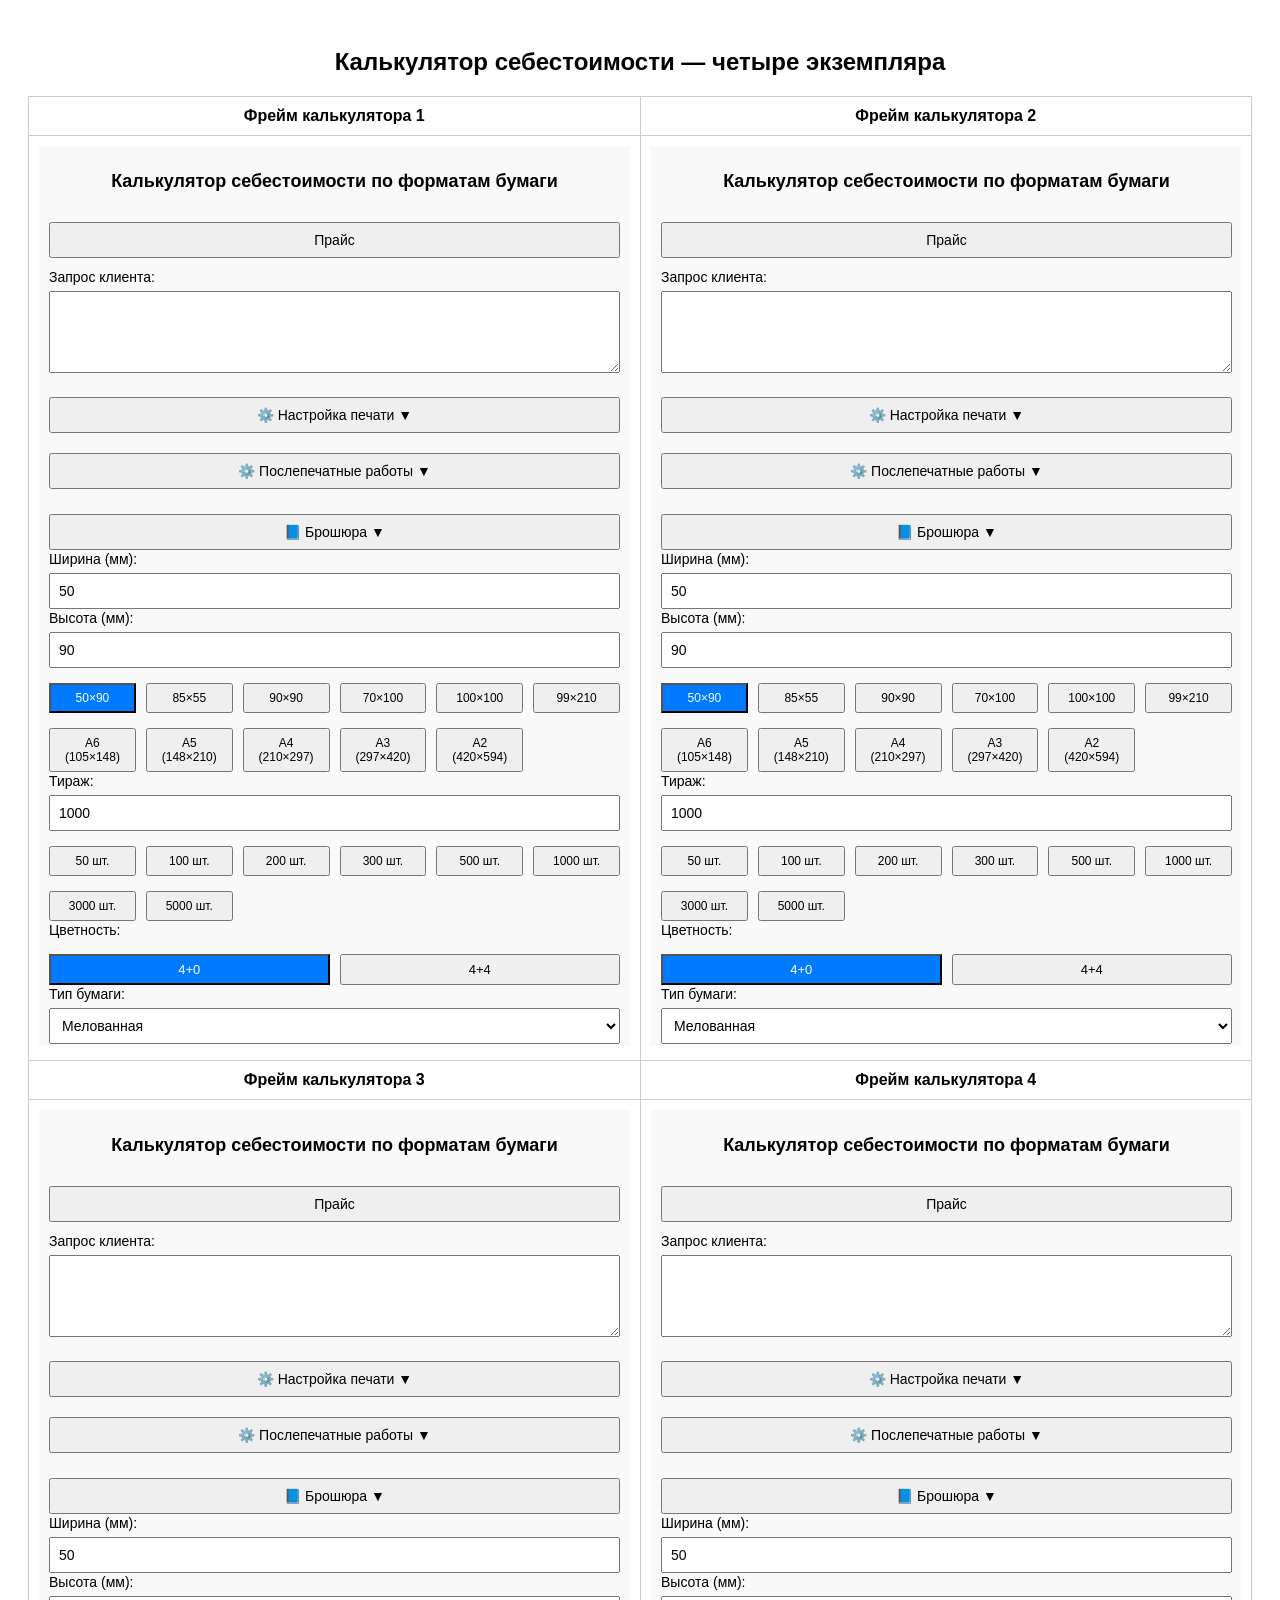
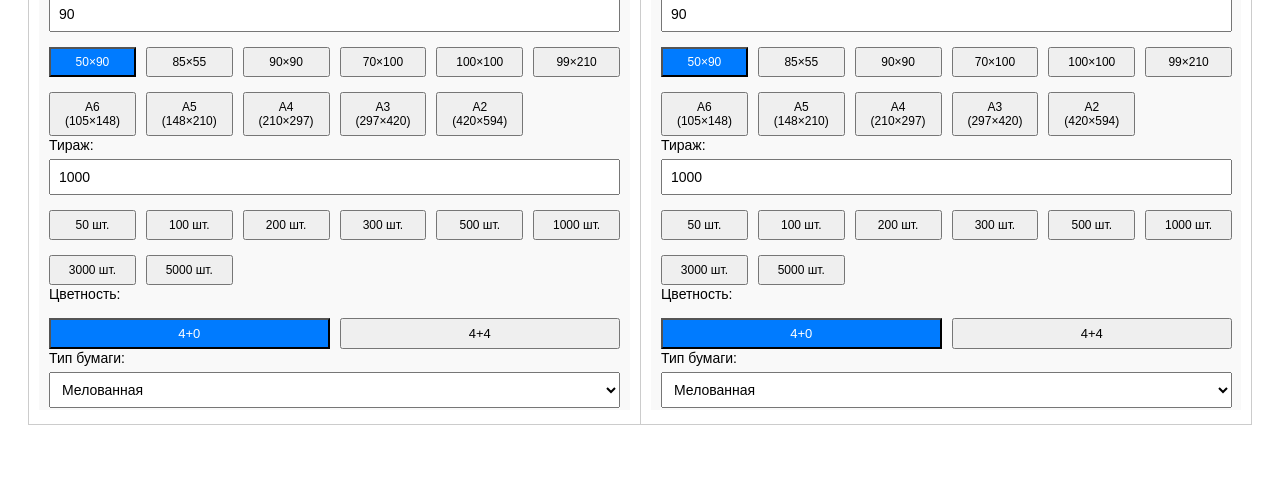
<file: index1.html>
<!DOCTYPE html>
<html lang="ru">
<head>
  <meta charset="UTF-8">
  <title>Четыре независимых калькулятора</title>
  <style>
    body {
      font-family: Arial, sans-serif;
      padding: 20px;
    }
    h2 {
      text-align: center;
      margin-bottom: 20px;
    }
    table {
      width: 100%;
      border-collapse: collapse;
      margin-bottom: 40px;
    }
    th, td {
      border: 1px solid #ccc;
      padding: 10px;
      text-align: center;
    }
    iframe {
      width: 100%;
      height: 900px;
      border: none;
      background-color: #f9f9f9;
    }
  </style>
</head>
<body>

<h2>Калькулятор себестоимости — четыре экземпляра</h2>

<table>
  <!-- Строка 1 -->
  <tr class="header-row">
    <th>Фрейм калькулятора 1</th>
    <th>Фрейм калькулятора 2</th>
  </tr>

  <!-- Строка 2 -->
  <tr>
    <td><iframe src="calculator.html" title="Калькулятор 1"></iframe></td>
    <td><iframe src="calculator.html" title="Калькулятор 2"></iframe></td>
  </tr>

  <!-- Строка 3 -->
  <tr class="header-row">
    <th>Фрейм калькулятора 3</th>
    <th>Фрейм калькулятора 4</th>
  </tr>

  <!-- Строка 4 -->
  <tr>
    <td><iframe src="calculator.html" title="Калькулятор 3"></iframe></td>
    <td><iframe src="calculator.html" title="Калькулятор 4"></iframe></td>
  </tr>
</table>

</body>
</html>
</file>
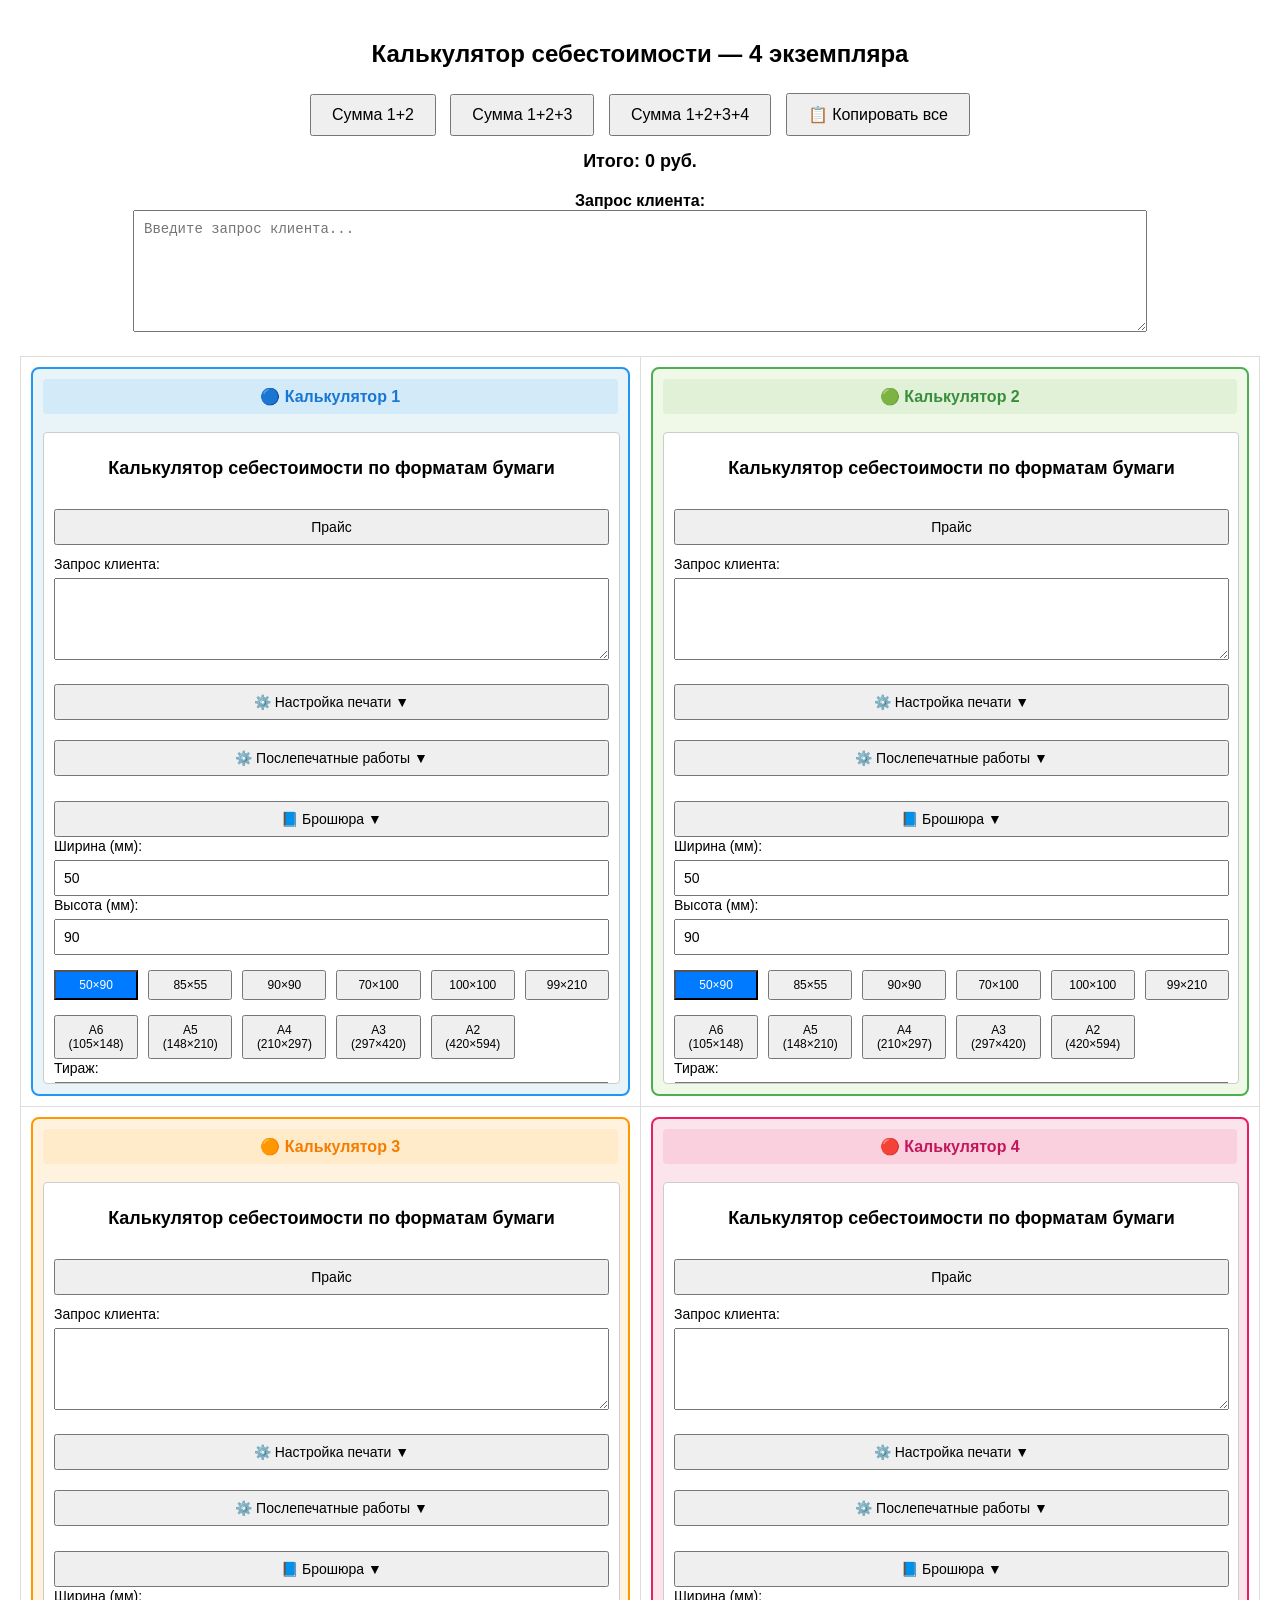
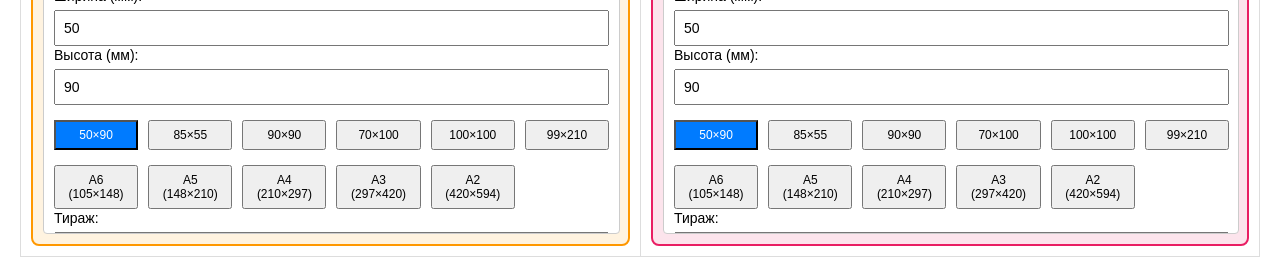
<file: index2.html>
<!DOCTYPE html>
<html lang="ru">
<head>
  <meta charset="UTF-8"> 
  <title>Калькулятор себестоимости — 4 фрейма</title>
  <style>
    body {
      font-family: Arial, sans-serif;
      padding: 20px;
      margin: 0;
    }

    h2 {
      text-align: center;
    }

    .summary-buttons {
      text-align: center;
      margin-bottom: 20px;
    }

    .summary-buttons button {
      margin: 5px;
      padding: 10px 20px;
      font-size: 16px;
      cursor: pointer;
    }

    .summary-result {
      font-weight: bold;
      font-size: 18px;
      margin-top: 10px;
    }

    .client-request-block {
      margin-top: 15px;
      text-align: center;
    }

    .client-request {
      width: 80%;
      min-height: 100px;
      padding: 10px;
      font-size: 14px;
      resize: vertical;
    }

    .summary-description {
      font-size: 14px;
      margin-top: 20px;
      white-space: pre-wrap;
    }

    table {
      width: 100%;
      border-collapse: collapse;
      margin-top: 20px;
    }

    td {
      border: 1px solid #ddd;
      padding: 10px;
      text-align: center;
      vertical-align: top;
    }

    .frame-container {
      display: flex;
      flex-direction: column;
      gap: 8px;
      border: 2px solid;
      padding: 10px;
      height: 100%;
      border-radius: 8px;
      transition: border-color 0.3s ease;
    }

    /* Цвета для каждого фрейма */
    .frame-container.frame-1 {
      background-color: #e8f4f8;
      border-color: #2196F3;
    }

    .frame-container.frame-2 {
      background-color: #f0f8e8;
      border-color: #4CAF50;
    }

    .frame-container.frame-3 {
      background-color: #fff3e0;
      border-color: #FF9800;
    }

    .frame-container.frame-4 {
      background-color: #fce4ec;
      border-color: #E91E63;
    }

    /* Заголовки фреймов с соответствующими цветами */
    .frame-container.frame-1 h4 {
      color: #1976D2;
      background-color: rgba(33, 150, 243, 0.1);
      padding: 8px;
      border-radius: 4px;
      margin: 0 0 10px 0;
    }

    .frame-container.frame-2 h4 {
      color: #388E3C;
      background-color: rgba(76, 175, 80, 0.1);
      padding: 8px;
      border-radius: 4px;
      margin: 0 0 10px 0;
    }

    .frame-container.frame-3 h4 {
      color: #F57C00;
      background-color: rgba(255, 152, 0, 0.1);
      padding: 8px;
      border-radius: 4px;
      margin: 0 0 10px 0;
    }

    .frame-container.frame-4 h4 {
      color: #C2185B;
      background-color: rgba(233, 30, 99, 0.1);
      padding: 8px;
      border-radius: 4px;
      margin: 0 0 10px 0;
    }

    /* Активное состояние (когда получены данные) */
    .frame-container.frame-1.active {
      border-color: #0D47A1;
      box-shadow: 0 2px 8px rgba(33, 150, 243, 0.3);
    }

    .frame-container.frame-2.active {
      border-color: #1B5E20;
      box-shadow: 0 2px 8px rgba(76, 175, 80, 0.3);
    }

    .frame-container.frame-3.active {
      border-color: #E65100;
      box-shadow: 0 2px 8px rgba(255, 152, 0, 0.3);
    }

    .frame-container.frame-4.active {
      border-color: #880E4F;
      box-shadow: 0 2px 8px rgba(233, 30, 99, 0.3);
    }

    iframe {
      width: 100%;
      height: 70vh;
      min-height: 650px;
      border: 1px solid #ccc;
      background-color: #fff;
      overflow: auto;
      border-radius: 4px;
    }

    /* Медиа-запросы для адаптивности */
    @media (max-width: 1200px) {
      iframe {
        min-height: 500px;
      }
    }

    @media (max-width: 768px) {
      table {
        display: block;
      }
      
      tr {
        display: block;
        margin-bottom: 20px;
      }
      
      td {
        display: block;
        width: 100%;
        margin-bottom: 10px;
      }
      
      iframe {
        height: 50vh;
        min-height: 400px;
      }
    }
  </style>
</head>
<body>

<h2>Калькулятор себестоимости — 4 экземпляра</h2>

<!-- Блок кнопок и вывода -->
<div class="summary-buttons">
  <button onclick="sumPrices([0, 1])">Сумма 1+2</button>
  <button onclick="sumPrices([0, 1, 2])">Сумма 1+2+3</button>
  <button onclick="sumPrices([0, 1, 2, 3])">Сумма 1+2+3+4</button>
  <button onclick="copyAllToClipboard()">📋 Копировать все</button>
  <div class="summary-result">Итого: <span id="totalSum">0</span> руб.</div>
</div>

<!-- Поле "Запрос клиента" -->
<div class="client-request-block">
  <label for="clientRequestInput"><strong>Запрос клиента:</strong></label><br>
  <textarea id="clientRequestInput" class="client-request" placeholder="Введите запрос клиента..."></textarea>
</div>

<!-- Блок описания результатов -->
<div class="summary-description" id="summaryDescription"></div>

<!-- Таблица с iframe -->
<table>
  <tr>
    <td>
      <div class="frame-container frame-1">
        <h4>🔵 Калькулятор 1</h4>
        <iframe src="calculator.html" title="Фрейм 1"></iframe>
      </div>
    </td>
    <td>
      <div class="frame-container frame-2">
        <h4>🟢 Калькулятор 2</h4>
        <iframe src="calculator.html" title="Фрейм 2"></iframe>
      </div>
    </td>
  </tr>
  <tr>
    <td>
      <div class="frame-container frame-3">
        <h4>🟠 Калькулятор 3</h4>
        <iframe src="calculator.html" title="Фрейм 3"></iframe>
      </div>
    </td>
    <td>
      <div class="frame-container frame-4">
        <h4>🔴 Калькулятор 4</h4>
        <iframe src="calculator.html" title="Фрейм 4"></iframe>
      </div>
    </td>
  </tr>
</table>

<script>
  const frames = window.frames;
  const priceData = [null, null, null, null];
  const productInfo = ['', '', '', ''];

  // Слушатель сообщений от iframe
  window.addEventListener("message", function(event) {
    if (event.data && event.data.type === "lastPrice") {
      const iframeIndex = Array.from(frames).indexOf(event.source);
      if (iframeIndex >= 0) {
        priceData[iframeIndex] = event.data.price;
        productInfo[iframeIndex] = event.data.description || '';
        
        // Визуальная индикация получения данных
        const frameContainer = document.querySelectorAll('.frame-container')[iframeIndex];
        if (frameContainer) {
          frameContainer.classList.add('active');
        }
      }
    }
  });

  // Функция для подсчёта суммы выбранных iframe
  function sumPrices(indices) {
    let total = 0;
    let description = '';
    const clientRequest = document.getElementById('clientRequestInput').value.trim();

    indices.forEach((i) => {
      if (priceData[i] !== null) {
        total += priceData[i];
        description += `Калькулятор ${i + 1}:\n`;
        description += `${productInfo[i]}\n\n`;
      } else {
        description += `Калькулятор ${i + 1}: Нет данных\n\n`;
      }
    });

    // Вывод итога
    document.getElementById("totalSum").textContent = total.toFixed(2);

    // Добавляем запрос клиента к описанию
    let fullDescription = '';
    if (clientRequest) {
      fullDescription += `Запрос клиента:\n${clientRequest}\n\n`;
    }

    fullDescription += description;
    fullDescription += `Итого: ${total.toFixed(2)} руб.`;

    document.getElementById("summaryDescription").textContent = fullDescription;
  }

  // Функция копирования в буфер обмена
  function copyAllToClipboard() {
    const description = document.getElementById("summaryDescription").textContent;
    if (description) {
      navigator.clipboard.writeText(description).then(() => {
        alert("✅ Данные скопированы в буфер обмена!");
      }).catch(() => {
        alert("❌ Ошибка копирования");
      });
    } else {
      alert("⚠️ Нет данных для копирования");
    }
  }

  // Функция для принудительного обновления iframe
  function refreshAllFrames() {
    const iframes = document.querySelectorAll('iframe');
    iframes.forEach(iframe => {
      iframe.src = iframe.src;
    });
  }

  // Отладочная информация
  setInterval(() => {
    console.log('Price data:', priceData);
    console.log('Product info:', productInfo);
  }, 5000);
</script>

</body>
</html>
</file>
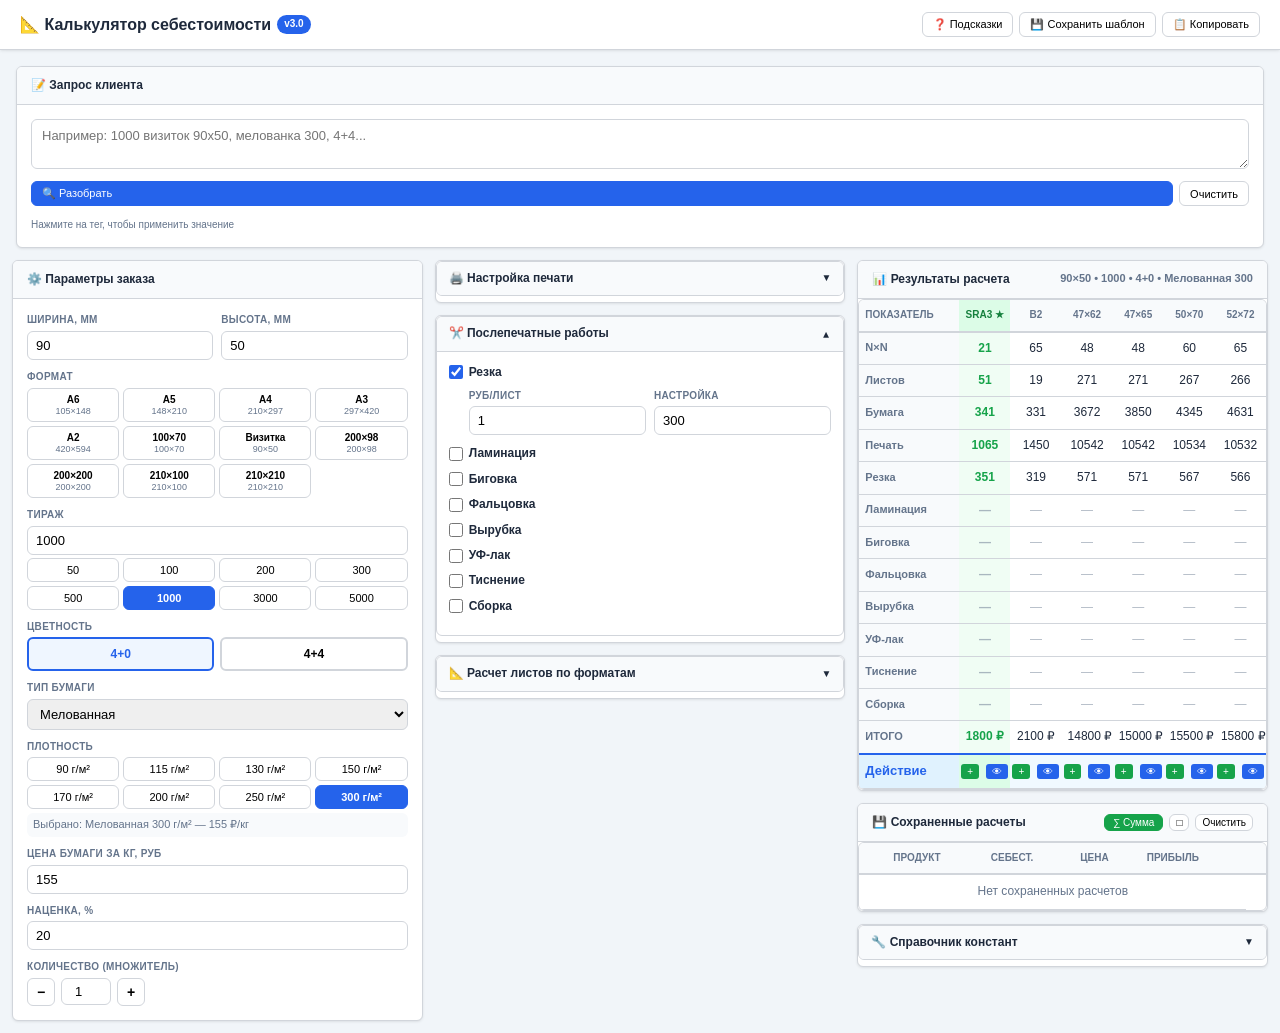
<file: index3.html>
<!DOCTYPE html>
<html lang="ru">
<head>
  <meta charset="UTF-8">
  <title>Калькулятор себестоимости — Полиграфия</title>
  <meta name="viewport" content="width=device-width, initial-scale=1.0">
  <style>
    :root {
      --primary: #2563eb;
      --primary-dark: #1d4ed8;
      --success: #16a34a;
      --warning: #ea580c;
      --danger: #dc2626;
      --bg: #f1f5f9;
      --card: #ffffff;
      --border: #d1d5db;
      --text: #1e293b;
      --text-muted: #64748b;
      --shadow: 0 1px 3px 0 rgb(0 0 0 / 0.08), 0 1px 2px -1px rgb(0 0 0 / 0.06);
      --shadow-lg: 0 10px 15px -3px rgb(0 0 0 / 0.1), 0 4px 6px -4px rgb(0 0 0 / 0.08);
      --radius: 6px;
    }
    * { box-sizing: border-box; margin: 0; padding: 0; }

    .main-app {
      opacity: 0;
      transition: opacity 0.35s ease 0.1s;
    }
    .main-app.visible {
      opacity: 1;
    }

    body {
      font-family: -apple-system, BlinkMacSystemFont, 'Segoe UI', Roboto, 'Helvetica Neue', Arial, sans-serif;
      background: var(--bg);
      color: var(--text);
      line-height: 1.45;
      padding: 0;
      font-size: 13px;
    }
    .app-header {
      background: var(--card);
      border-bottom: 1px solid var(--border);
      padding: 12px 20px;
      display: flex;
      align-items: center;
      justify-content: space-between;
      position: sticky;
      top: 0;
      z-index: 100;
      box-shadow: var(--shadow);
    }
    .app-header h1 {
      font-size: 16px;
      font-weight: 700;
      color: var(--text);
      display: flex;
      align-items: center;
      gap: 6px;
    }
    .app-header .badge {
      background: var(--primary);
      color: white;
      font-size: 10px;
      padding: 2px 7px;
      border-radius: 10px;
      font-weight: 600;
    }
    .header-actions { display: flex; gap: 6px; }

    .btn {
      padding: 6px 12px;
      border-radius: var(--radius);
      border: 1px solid var(--border);
      background: var(--card);
      cursor: pointer;
      font-size: 12px;
      font-weight: 500;
      transition: all 0.12s;
      display: inline-flex;
      align-items: center;
      gap: 4px;
    }
    .btn:hover { background: var(--bg); border-color: var(--text-muted); }
    .btn-primary {
      background: var(--primary);
      color: white;
      border-color: var(--primary);
    }
    .btn-primary:hover { background: var(--primary-dark); }
    .btn-success {
      background: var(--success);
      color: white;
      border-color: var(--success);
    }
    .btn-sm { padding: 5px 10px; font-size: 11px; }
    .btn-icon { padding: 6px; }

    /* ========== 3-COLUMN LAYOUT ========== */
    .container {
      max-width: 1600px;
      margin: 0 auto;
      padding: 16px;
      display: grid;
      grid-template-columns: 1fr 1fr 1fr;
      gap: 16px;
      align-items: start;
    }
    @media (max-width: 1280px) {
      .container { grid-template-columns: 1fr 1fr 1fr; gap: 12px; padding: 12px; }
    }
    @media (max-width: 1024px) {
      .container { grid-template-columns: 1fr; }
    }

    .col { display: flex; flex-direction: column; gap: 12px; }

    .panel {
      background: var(--card);
      border-radius: var(--radius);
      border: 1px solid var(--border);
      box-shadow: var(--shadow);
      overflow: hidden;
    }
    .panel-header {
      padding: 10px 14px;
      border-bottom: 1px solid var(--border);
      font-weight: 600;
      font-size: 12px;
      display: flex;
      align-items: center;
      justify-content: space-between;
      background: #f8fafc;
    }
    .panel-body { padding: 14px; }

    /* ========== COLUMN 1: PARAMETERS ========== */
    .param-grid {
      display: flex;
      flex-direction: column;
      gap: 10px;
    }
    .form-group { }
    .form-group label {
      display: block;
      font-size: 10px;
      font-weight: 600;
      color: var(--text-muted);
      margin-bottom: 3px;
      text-transform: uppercase;
      letter-spacing: 0.3px;
    }
    .form-group input,
    .form-group select {
      width: 100%;
      padding: 6px 8px;
      border: 1px solid var(--border);
      border-radius: var(--radius);
      font-size: 13px;
      transition: all 0.12s;
    }
    .form-group input:focus,
    .form-group select:focus {
      outline: none;
      border-color: var(--primary);
      box-shadow: 0 0 0 2px rgba(37, 99, 235, 0.1);
    }
    .form-row {
      display: grid;
      grid-template-columns: 1fr 1fr;
      gap: 8px;
    }

    .quick-buttons {
      display: grid;
      grid-template-columns: repeat(4, 1fr);
      gap: 4px;
      margin-top: 3px;
    }
    .quick-btn {
      padding: 5px 4px;
      border: 1px solid var(--border);
      background: var(--card);
      border-radius: var(--radius);
      font-size: 11px;
      cursor: pointer;
      text-align: center;
      transition: all 0.12s;
    }
    .quick-btn:hover { background: #f1f5f9; border-color: var(--text-muted); }
    .quick-btn.active {
      background: var(--primary);
      color: white;
      border-color: var(--primary);
      font-weight: 600;
    }

    .sides-toggle {
      display: grid;
      grid-template-columns: 1fr 1fr;
      gap: 6px;
    }
    .toggle-btn {
      padding: 8px 6px;
      border: 2px solid var(--border);
      background: var(--card);
      border-radius: var(--radius);
      cursor: pointer;
      text-align: center;
      font-weight: 600;
      font-size: 12px;
      transition: all 0.12s;
    }
    .toggle-btn.active {
      border-color: var(--primary);
      color: var(--primary);
      background: #eff6ff;
    }

    .multiplier-box {
      display: flex;
      align-items: center;
      gap: 6px;
    }
    .multiplier-box button {
      width: 28px;
      height: 28px;
      border: 1px solid var(--border);
      background: var(--card);
      border-radius: var(--radius);
      cursor: pointer;
      font-size: 14px;
      font-weight: 600;
      display: flex;
      align-items: center;
      justify-content: center;
    }
    .multiplier-box input {
      width: 50px;
      text-align: center;
      padding: 5px;
      border: 1px solid var(--border);
      border-radius: var(--radius);
    }

    .tag-hint {
      font-size: 10px;
      color: var(--text-muted);
      margin-top: 4px;
    }
    .paper-display {
      font-size: 11px;
      color: var(--text-muted);
      margin-top: 4px;
      padding: 4px 6px;
      background: #f8fafc;
      border-radius: var(--radius);
    }

    /* ========== TEMPLATES ========== */
    .templates-bar {
      display: flex;
      flex-wrap: wrap;
      gap: 8px;
    }
    .template-chip {
      display: inline-flex;
      align-items: center;
      gap: 6px;
      padding: 6px 12px;
      background: var(--card);
      border: 1px solid var(--border);
      border-radius: var(--radius);
      font-size: 12px;
      font-weight: 500;
      cursor: pointer;
      transition: all 0.12s;
      color: var(--text);
      box-shadow: var(--shadow);
    }
    .template-chip:hover {
      background: var(--bg);
      border-color: var(--text-muted);
    }
    .template-chip .tmpl-del {
      display: inline-flex;
      align-items: center;
      justify-content: center;
      width: 16px;
      height: 16px;
      border-radius: 50%;
      background: rgba(220,38,38,0.1);
      color: var(--danger);
      font-size: 11px;
      margin-left: 2px;
      border: none;
      cursor: pointer;
      line-height: 1;
      font-weight: 700;
    }
    .template-chip:hover .tmpl-del {
      background: rgba(220,38,38,0.2);
    }
    .template-empty {
      font-size: 11px;
      color: var(--text-muted);
      padding: 4px 0;
    }

    /* ========== PRICE LIST ========== */
    .price-qty-card {
      border: 1px solid var(--border);
      border-radius: var(--radius);
      padding: 10px;
      text-align: center;
      background: white;
      transition: all 0.12s;
    }
    .price-qty-card:hover { border-color: var(--primary); box-shadow: var(--shadow); }
    .price-qty-card .qty-label {
      font-size: 11px;
      font-weight: 600;
      color: var(--text-muted);
      margin-bottom: 6px;
    }
    .price-qty-card .price-btn {
      width: 100%;
      padding: 8px;
      border: 2px solid var(--primary);
      background: white;
      color: var(--primary);
      border-radius: var(--radius);
      font-size: 14px;
      font-weight: 700;
      cursor: pointer;
      transition: all 0.12s;
    }
    .price-qty-card .price-btn:hover {
      background: var(--primary);
      color: white;
    }
    .price-basket-item {
      display: flex;
      align-items: center;
      gap: 8px;
      padding: 8px 10px;
      border-bottom: 1px solid var(--border);
      font-size: 12px;
    }
    .price-basket-item:last-child { border-bottom: none; }
    .price-basket-item input[type="checkbox"] {
      width: 16px;
      height: 16px;
      accent-color: var(--primary);
    }
    .price-basket-item .basket-info {
      flex: 1;
      font-weight: 500;
    }
    .price-basket-item .basket-price {
      font-weight: 700;
      color: var(--primary);
      font-size: 13px;
    }
    .price-basket-item .basket-delete {
      padding: 2px 6px;
      font-size: 11px;
      border: 1px solid var(--border);
      background: white;
      border-radius: 3px;
      cursor: pointer;
      color: var(--danger);
    }
    .price-basket-item.merged {
      background: #eff6ff;
      border-left: 3px solid var(--primary);
    }

    /* ========== LAMINATION TYPE ========== */
    .lam-type-toggle {
      display: grid;
      grid-template-columns: 1fr 1fr;
      gap: 6px;
      margin-top: 6px;
    }
    .lam-color-toggle {
      display: grid;
      grid-template-columns: 1fr 1fr 1fr;
      gap: 6px;
      margin-top: 6px;
    }

    /* ========== COLUMN 2: TOOLS ========== */
    .request-box textarea {
      width: 100%;
      padding: 8px 10px;
      border: 1px solid var(--border);
      border-radius: var(--radius);
      font-size: 13px;
      resize: vertical;
      min-height: 50px;
      font-family: inherit;
    }
    .request-box textarea:focus {
      outline: none;
      border-color: var(--primary);
      box-shadow: 0 0 0 2px rgba(37, 99, 235, 0.1);
    }
    .request-actions {
      display: flex;
      gap: 6px;
      margin-top: 6px;
    }
    .parsed-tags {
      display: flex;
      flex-wrap: wrap;
      gap: 4px;
      margin-top: 8px;
    }
    .tag {
      padding: 5px 10px;
      background: #eff6ff;
      color: var(--primary);
      border: 1px solid #bfdbfe;
      border-radius: 14px;
      font-size: 12px;
      cursor: pointer;
      font-weight: 500;
      transition: all 0.12s;
      display: inline-flex;
      align-items: center;
      gap: 4px;
      user-select: none;
    }
    .tag:hover { background: #dbeafe; border-color: var(--primary); }
    .tag.active {
      background: var(--primary);
      color: white;
      border-color: var(--primary);
    }
    .tag b {
      display: inline-flex;
      align-items: center;
      justify-content: center;
      width: 18px;
      height: 18px;
      background: rgba(37, 99, 235, 0.15);
      border-radius: 50%;
      font-size: 10px;
      font-weight: 700;
    }
    .tag.active b { background: rgba(255,255,255,0.25); color: white; }

    /* Format presets grid */
    .format-grid {
      display: grid;
      grid-template-columns: repeat(4, 1fr);
      gap: 4px;
      margin-top: 4px;
    }
    .format-grid .quick-btn {
      font-size: 10px;
      padding: 5px 2px;
      font-weight: 600;
    }
    .format-grid .quick-btn .fmt-dim {
      display: block;
      font-size: 9px;
      font-weight: 400;
      color: var(--text-muted);
      margin-top: 1px;
    }
    .format-grid .quick-btn:hover .fmt-dim { color: white; }

    /* Accordion */
    .accordion-item {
      border: 1px solid var(--border);
      border-radius: var(--radius);
      margin-bottom: 6px;
      overflow: hidden;
    }
    .accordion-header {
      padding: 8px 12px;
      background: #f8fafc;
      cursor: pointer;
      display: flex;
      align-items: center;
      justify-content: space-between;
      font-weight: 600;
      font-size: 12px;
      user-select: none;
    }
    .accordion-header:hover { background: #f1f5f9; }
    .accordion-icon { transition: transform 0.2s; font-size: 10px; }
    .accordion-item.open .accordion-icon { transform: rotate(180deg); }
    .accordion-body {
      display: none;
      padding: 12px;
      border-top: 1px solid var(--border);
    }
    .accordion-item.open .accordion-body { display: block; }

    .option-row {
      display: flex;
      align-items: center;
      gap: 6px;
      margin-bottom: 8px;
      font-size: 12px;
    }
    .option-row input[type="checkbox"] {
      width: 14px;
      height: 14px;
      accent-color: var(--primary);
    }
    .sub-options {
      margin-left: 20px;
      display: grid;
      grid-template-columns: 1fr 1fr;
      gap: 8px;
      margin-bottom: 10px;
    }
    .sub-options .form-group { margin-bottom: 0; }
    .sub-options .form-group.full { grid-column: 1 / -1; }

    .print-grid {
      display: grid;
      grid-template-columns: 1fr 1fr;
      gap: 8px;
    }

    .brochure-calc {
      display: grid;
      grid-template-columns: 1fr 1fr;
      gap: 8px;
      align-items: end;
    }
    .brochure-formats {
      display: grid;
      grid-template-columns: repeat(4, 1fr);
      gap: 4px;
      margin-bottom: 8px;
    }

    /* ========== COLUMN 3: OUTPUT ========== */
    .results-wrapper {
      overflow-x: auto;
      border-radius: var(--radius);
      border: 1px solid var(--border);
      max-width: 100%;
    }
    .results-table {
      width: 100%;
      border-collapse: collapse;
      font-size: 12px;
    }
    .results-table thead th {
      background: #f8fafc;
      padding: 8px 6px;
      border-bottom: 2px solid var(--border);
      font-weight: 600;
      font-size: 10px;
      text-transform: uppercase;
      color: var(--text-muted);
      white-space: nowrap;
      position: sticky;
      top: 0;
      z-index: 10;
    }
    .results-table tbody td {
      padding: 8px 6px;
      border-bottom: 1px solid var(--border);
      text-align: center;
      white-space: nowrap;
    }
    .results-table tbody tr:hover { background: #f8fafc; }
    .results-table tbody tr.best-format { background: #f0fdf4; }
    .results-table tbody tr.best-format td { color: var(--success); font-weight: 600; }
    .results-table .format-cell {
      text-align: left;
      font-weight: 600;
    }
    .results-table .total-cell {
      font-weight: 700;
      font-size: 13px;
    }
    .results-table .dash { color: var(--text-muted); opacity: 0.5; }

    /* Transposed results table */
    .results-transposed tbody td {
      text-align: center;
      padding: 7px 6px;
      border-bottom: 1px solid var(--border);
      font-size: 12px;
    }
    .results-transposed tbody td:first-child {
      text-align: left;
      font-weight: 600;
      color: var(--text-muted);
      font-size: 11px;
      background: #f8fafc;
      white-space: nowrap;
    }
    .results-transposed tbody tr:last-child td {
      font-weight: 700;
      font-size: 13px;
      background: #f0f9ff;
      border-top: 2px solid var(--primary);
    }
    .results-transposed tbody tr:last-child td:first-child {
      background: #e0f2fe;
      color: var(--primary);
    }
    .results-transposed tbody td.best-col {
      background: #f0fdf4;
      color: var(--success);
      font-weight: 600;
    }
    .results-transposed tbody tr:last-child td.best-col {
      background: #dcfce7;
      color: #15803d;
      font-weight: 700;
    }
    .results-transposed thead th {
      text-align: center;
    }
    .results-transposed thead th.best-col-header {
      background: #dcfce7;
      color: #15803d;
      position: relative;
    }
    .results-transposed thead th.best-col-header::after {
      content: "★";
      font-size: 10px;
      margin-left: 3px;
    }
    .results-transposed thead th:first-child {
      text-align: left;
      min-width: 70px;
    }
    .results-transposed {
      table-layout: fixed;
    }
    .results-transposed th,
    .results-transposed td {
      width: 14.28%;
    }
    .results-transposed th:first-child,
    .results-transposed td:first-child {
      width: 100px;
    }
    .results-transposed .remember-cell {
      padding: 4px 2px !important;
      min-width: 60px;
    }

    .remember-btn {
      padding: 2px 6px;
      font-size: 10px;
      background: var(--success);
      color: white;
      border: none;
      border-radius: 3px;
      cursor: pointer;
      font-weight: 500;
      margin-right: 4px;
    }
    .remember-btn:hover { background: #15803d; }

    .saved-table {
      width: 100%;
      border-collapse: collapse;
      font-size: 12px;
    }
    .saved-table th {
      background: #f8fafc;
      padding: 8px 6px;
      border-bottom: 2px solid var(--border);
      font-weight: 600;
      font-size: 10px;
      text-transform: uppercase;
      color: var(--text-muted);
      text-align: left;
    }
    .saved-table td {
      padding: 8px 6px;
      border-bottom: 1px solid var(--border);
    }
    .saved-table tr:hover { background: #f8fafc; }
    .saved-table .price-cell { font-weight: 600; color: var(--primary); }
    .saved-table .profit-cell { font-weight: 600; color: var(--success); }
    .saved-table .cost-cell { font-weight: 500; }
    .saved-table .actions {
      display: flex;
      gap: 3px;
    }
    .saved-table .actions button {
      padding: 2px 5px;
      font-size: 10px;
      border: 1px solid var(--border);
      background: white;
      border-radius: 3px;
      cursor: pointer;
    }
    .saved-table .actions button:hover { background: var(--bg); }
    .sum-chk {
      width: 18px; height: 18px; border: 2px solid var(--border); border-radius: 4px;
      cursor: pointer; display: inline-flex; align-items: center; justify-content: center;
      font-size: 11px; color: #fff; transition: all 0.15s; flex-shrink: 0;
      background: #fff; user-select: none;
    }
    .sum-chk:hover { border-color: var(--primary); }
    .sum-chk.selected { background: var(--success); border-color: var(--success); }
    .sum-chk.selected::after { content: "\\2713"; }

    .constants-grid {
      display: grid;
      grid-template-columns: 1fr 1fr 1fr;
      gap: 12px;
      font-size: 12px;
    }
    .constants-grid h4 {
      font-size: 11px;
      margin-bottom: 6px;
      color: var(--primary);
      font-weight: 600;
    }
    .constants-grid ul {
      list-style: none;
      line-height: 1.7;
    }

    .results-summary {
      font-size: 11px;
      color: var(--text-muted);
    }

    /* Modal */
    .modal-overlay {
      display: none;
      position: fixed;
      inset: 0;
      background: rgba(0,0,0,0.5);
      z-index: 1000;
      align-items: center;
      justify-content: center;
      padding: 20px;
    }
    .modal-overlay.active { display: flex; }
    .modal {
      background: var(--card);
      border-radius: var(--radius);
      box-shadow: var(--shadow-lg);
      max-width: 900px;
      width: 100%;
      max-height: 90vh;
      overflow: hidden;
      display: flex;
      flex-direction: column;
    }
    .modal-header {
      padding: 14px 18px;
      border-bottom: 1px solid var(--border);
      display: flex;
      justify-content: space-between;
      align-items: center;
    }
    .modal-header h3 { font-size: 15px; }
    .modal-body {
      padding: 18px;
      overflow-y: auto;
      flex: 1;
    }
    .modal-close {
      background: none;
      border: none;
      font-size: 20px;
      cursor: pointer;
      color: var(--text-muted);
    }

    /* Utilities */
    .text-muted { color: var(--text-muted); }
    .text-sm { font-size: 11px; }
    .mb-2 { margin-bottom: 6px; }
    .mb-3 { margin-bottom: 10px; }
    .mt-2 { margin-top: 6px; }
    .mt-3 { margin-top: 10px; }
    .w-full { width: 100%; }
    .flex { display: flex; }
    .gap-2 { gap: 6px; }
    .items-center { align-items: center; }
    .justify-between { justify-content: space-between; }

    @media (max-width: 768px) {
      .app-header { padding: 10px 14px; }
      .app-header h1 { font-size: 14px; }
      .container { padding: 10px; gap: 10px; }
      .print-grid { grid-template-columns: 1fr; }
      .sub-options { grid-template-columns: 1fr; }
      .brochure-calc { grid-template-columns: 1fr; }
      .constants-grid { grid-template-columns: 1fr; }
    }
  </style>
<base target="_blank">
</head>
<body>

<!-- Main App -->
<div class="main-app visible" id="mainApp">

<div class="app-header">
  <h1>&#128208; Калькулятор себестоимости <span class="badge">v3.0</span></h1>
  <div class="header-actions">
    <button class="btn btn-sm" onclick="openHintsModal()">&#10067; Подсказки</button>
    <button class="btn btn-sm" onclick="openTemplateSaveModal()">&#128190; Сохранить шаблон</button>
    <button class="btn btn-sm" onclick="copyToClipboard()">&#128203; Копировать</button>
  </div>
</div>

<!-- Client Request (full width) -->
<div class="panel request-box" style="max-width:1600px; margin:16px auto 0; width:calc(100% - 32px);">
  <div class="panel-header">&#128221; Запрос клиента</div>
  <div class="panel-body">
    <textarea id="clientRequestInput" placeholder="Например: 1000 визиток 90x50, мелованка 300, 4+4..."></textarea>
    <div class="request-actions">
      <button class="btn btn-primary btn-sm w-full" onclick="parseRequest()">&#128269; Разобрать</button>
      <button class="btn btn-sm" onclick="clearRequest()">Очистить</button>
    </div>
    <div id="parsedTags" class="parsed-tags"></div>
    <div class="tag-hint">Нажмите на тег, чтобы применить значение</div>
  </div>
</div>

<!-- Templates (full width, under client request) -->
<div class="panel" id="templatesPanel" style="display:none; max-width:1600px; margin:12px auto 0; width:calc(100% - 32px);">
  <div class="panel-header">&#128209; Шаблоны</div>
  <div class="panel-body">
    <div class="templates-bar" id="templatesBar">
      <span class="template-empty">Нет сохранённых шаблонов</span>
    </div>
  </div>
</div>

<div class="container">

  <!-- ========== COLUMN 1: PARAMETERS ========== -->
  <div class="col col-params">

    <div class="panel">
      <div class="panel-header">&#9881;&#65039; Параметры заказа</div>
      <div class="panel-body">
        <div class="param-grid">

          <div class="form-row">
            <div class="form-group">
              <label>Ширина, мм</label>
              <input type="number" id="width" value="90" oninput="onInputChange()">
            </div>
            <div class="form-group">
              <label>Высота, мм</label>
              <input type="number" id="height" value="50" oninput="onInputChange()">
            </div>
          </div>

          <div class="form-group">
            <label>Формат</label>
            <div class="format-grid" id="formatGrid"></div>
          </div>

          <div class="form-group">
            <label>Тираж</label>
            <input type="number" id="quantity" value="1000" oninput="onInputChange()">
            <div class="quick-buttons" id="quantityButtons"></div>
          </div>

          <div class="form-group">
            <label>Цветность</label>
            <div class="sides-toggle">
              <button class="toggle-btn active" id="btn_4_0" onclick="setSides(1)">4+0</button>
              <button class="toggle-btn" id="btn_4_4" onclick="setSides(2)">4+4</button>
            </div>
          </div>

          <div class="form-group">
            <label>Тип бумаги</label>
            <select id="paperType" onchange="updatePaperOptions(); onInputChange();">
              <option value="offset">Офсетная</option>
              <option value="matt" selected>Мелованная</option>
              <option value="cardboard">Картон</option>
              <option value="designer">Дизайнерская</option>
              <option value="adhesive">Самоклейка</option>
            </select>
          </div>

          <div id="customPaperPriceContainer" style="display:none;">
            <div class="form-group">
              <label>Стоимость за 1 лист, руб</label>
              <input type="number" id="customPaperPrice" value="100" oninput="onInputChange()">
              <div class="tag-hint">Для цифры — 1/4 листа, для офсета — 1/2 листа</div>
            </div>
          </div>

          <div class="form-group">
            <label>Плотность</label>
            <div class="quick-buttons" id="paperOptions"></div>
            <div id="display_paper" class="paper-display">Выбрано: Мелованная 300 г/м2</div>
          </div>

          <div class="form-group" id="paperPricePerKgGroup">
            <label>Цена бумаги за кг, руб</label>
            <input type="number" id="paperPricePerKg" value="155" oninput="onInputChange()">
          </div>

          <div class="form-group">
            <label>Наценка, %</label>
            <input type="number" id="markupPercent" value="20" oninput="onInputChange()">
          </div>

          <div class="form-group">
            <label>Количество (множитель)</label>
            <div class="multiplier-box">
              <button onclick="changeMultiplier(-1)">&#8722;</button>
              <input type="number" id="quantityMultiplier" value="1" min="1" oninput="onMultiplierChange()">
              <button onclick="changeMultiplier(1)">+</button>
            </div>
          </div>

        </div>
      </div>
    </div>

  </div>

  <!-- ========== COLUMN 2: TOOLS ========== -->
  <div class="col col-tools">

    <!-- Print Settings -->
    <div class="panel">
      <div class="accordion-item" id="accordionPrint">
        <div class="accordion-header" onclick="toggleAccordion('accordionPrint')">
          <span>&#128424;&#65039; Настройка печати</span>
          <span class="accordion-icon">&#9660;</span>
        </div>
        <div class="accordion-body">
          <div class="print-grid">
            <div class="form-group"><label>Цифра SRA3, руб/лист</label><input type="number" id="printCostZ" value="15"></div>
            <div class="form-group"><label>Приладка SRA3</label><input type="number" id="setupPrintZ" value="300"></div>
            <div class="form-group"><label>Цифра B2, руб/лист</label><input type="number" id="printCostE" value="50"></div>
            <div class="form-group"><label>Приладка B2</label><input type="number" id="setupPrintE" value="500"></div>
            <div class="form-group"><label>Офсет A2, руб/лист</label><input type="number" id="printCostOffsetA2" value="2"></div>
            <div class="form-group"><label>Приладка A2</label><input type="number" id="setupPrintOffsetA2" value="10000"></div>
          </div>
        </div>
      </div>
    </div>

    <!-- Post-press -->
    <div class="panel">
      <div class="accordion-item open" id="accordionPostpress">
        <div class="accordion-header" onclick="toggleAccordion('accordionPostpress')">
          <span>&#9986;&#65039; Послепечатные работы</span>
          <span class="accordion-icon">&#9660;</span>
        </div>
        <div class="accordion-body">

          <div class="option-row">
            <input type="checkbox" id="cuttingEnabled" checked onchange="updateSubFields()">
            <label for="cuttingEnabled" style="margin:0; font-weight:600; text-transform:none; font-size:12px;">Резка</label>
          </div>
          <div class="sub-options" id="cuttingOptions">
            <div class="form-group"><label>руб/лист</label><input type="number" id="cuttingCostSetting" value="1" oninput="onInputChange()"></div>
            <div class="form-group"><label>Настройка</label><input type="number" id="setupCutting" value="300" oninput="onInputChange()"></div>
          </div>

          <div class="option-row">
            <input type="checkbox" id="laminationEnabled" onchange="updateSubFields()">
            <label for="laminationEnabled" style="margin:0; font-weight:600; text-transform:none; font-size:12px;">Ламинация</label>
          </div>
          <div class="sub-options" id="laminationOptions" style="display:none;">
            <div class="form-group"><label>Глянец/мат, руб/лист</label><input type="number" id="laminationCost" value="12" oninput="onInputChange()"></div>
            <div class="form-group"><label>Настройка</label><input type="number" id="setupLamination" value="300" oninput="onInputChange()"></div>
            <div class="form-group"><label>Софтач SRA3, руб</label><input type="number" id="softtouchCostSRA3" value="30" oninput="onInputChange()"></div>
            <div class="form-group"><label>Софтач др., руб</label><input type="number" id="softtouchCostOther" value="50" oninput="onInputChange()"></div>
            <div class="form-group full">
              <label>Тип ламинации</label>
              <div class="lam-type-toggle">
                <button class="toggle-btn active" onclick="setLaminationType('gloss')" id="lam_gloss">Глянец/мат</button>
                <button class="toggle-btn" onclick="setLaminationType('softtouch')" id="lam_softtouch">Софтач</button>
              </div>
            </div>
            <div class="form-group full">
              <label>Цветность</label>
              <div class="lam-color-toggle">
                <button class="toggle-btn active" onclick="setLaminationSides('1+0')" id="lam_1_0">1+0</button>
                <button class="toggle-btn" onclick="setLaminationSides('1+1')" id="lam_1_1">1+1</button>
              </div>
            </div>
          </div>

          <div class="option-row">
            <input type="checkbox" id="scoreEnabled" onchange="updateSubFields()">
            <label for="scoreEnabled" style="margin:0; font-weight:600; text-transform:none; font-size:12px;">Биговка</label>
          </div>
          <div class="sub-options" id="scoreOptions" style="display:none;">
            <div class="form-group"><label>руб/биг</label><input type="number" id="scoreCost" value="2" oninput="onInputChange()"></div>
            <div class="form-group"><label>Настройка</label><input type="number" id="setupScore" value="300" oninput="onInputChange()"></div>
            <div class="form-group"><label>Бигов на изд.</label><input type="number" id="scoreCountInput" value="2" oninput="onInputChange()"></div>
          </div>

          <div class="option-row">
            <input type="checkbox" id="foldingEnabled" onchange="updateSubFields()">
            <label for="foldingEnabled" style="margin:0; font-weight:600; text-transform:none; font-size:12px;">Фальцовка</label>
          </div>
          <div class="sub-options" id="foldingOptions" style="display:none;">
            <div class="form-group"><label>руб/изд.</label><input type="number" id="foldingCostSetting" value="1" oninput="onInputChange()"></div>
            <div class="form-group"><label>Настройка</label><input type="number" id="setupFolding" value="300" oninput="onInputChange()"></div>
          </div>

          <div class="option-row">
            <input type="checkbox" id="diecutEnabled" onchange="updateSubFields()">
            <label for="diecutEnabled" style="margin:0; font-weight:600; text-transform:none; font-size:12px;">Вырубка</label>
          </div>
          <div class="sub-options" id="diecutOptions" style="display:none;">
            <div class="form-group"><label>руб/изд.</label><input type="number" id="diecutCostSetting" value="5" oninput="onInputChange()"></div>
            <div class="form-group"><label>Настройка</label><input type="number" id="setupDiecut" value="5000" oninput="onInputChange()"></div>
            <div class="form-group"><label>Штамп</label><input type="number" id="diecutStampCostSetting" value="5500" oninput="onInputChange()"></div>
            <div class="form-group"><label>Штук на штампе</label><input type="number" id="diecutPerStamp" value="1" min="1" oninput="onInputChange()"></div>
          </div>

          <div class="option-row">
            <input type="checkbox" id="uvLacquerEnabled" onchange="updateSubFields()">
            <label for="uvLacquerEnabled" style="margin:0; font-weight:600; text-transform:none; font-size:12px;">УФ-лак</label>
          </div>
          <div class="sub-options" id="uvLacquerOptions" style="display:none;">
            <div class="form-group"><label>руб/лист</label><input type="number" id="uvLacquerCostSetting" value="10" oninput="onInputChange()"></div>
            <div class="form-group"><label>Настройка</label><input type="number" id="setupUvLacquer" value="5000" oninput="onInputChange()"></div>
          </div>

          <div class="option-row">
            <input type="checkbox" id="embossingEnabled" onchange="updateSubFields()">
            <label for="embossingEnabled" style="margin:0; font-weight:600; text-transform:none; font-size:12px;">Тиснение</label>
          </div>
          <div class="sub-options" id="embossingOptions" style="display:none;">
            <div class="form-group"><label>руб/изд.</label><input type="number" id="embossingCostSetting" value="10" oninput="onInputChange()"></div>
            <div class="form-group"><label>Настройка</label><input type="number" id="setupEmbossing" value="4500" oninput="onInputChange()"></div>
            <div class="form-group"><label>Клише</label><input type="number" id="embossingKlischeCostSetting" value="2000" oninput="onInputChange()"></div>
          </div>

          <div class="option-row">
            <input type="checkbox" id="assemblyEnabled" onchange="updateSubFields()">
            <label for="assemblyEnabled" style="margin:0; font-weight:600; text-transform:none; font-size:12px;">Сборка</label>
          </div>
          <div class="sub-options" id="assemblyOptions" style="display:none;">
            <div class="form-group"><label>руб/изд.</label><input type="number" id="assemblyCostSetting" value="5" oninput="onInputChange()"></div>
            <div class="form-group"><label>Настройка</label><input type="number" id="setupAssembly" value="300" oninput="onInputChange()"></div>
          </div>

        </div>
      </div>
    </div>

    <!-- Sheet Calculator -->
    <div class="panel">
      <div class="accordion-item" id="accordionSheets">
        <div class="accordion-header" onclick="toggleAccordion('accordionSheets')">
          <span>&#128208; Расчет листов по форматам</span>
          <span class="accordion-icon">&#9660;</span>
        </div>
        <div class="accordion-body">
          <div class="form-row">
            <div class="form-group"><label>Ширина</label><input type="number" id="sheetCalcWidth" placeholder="мм"></div>
            <div class="form-group"><label>Высота</label><input type="number" id="sheetCalcHeight" placeholder="мм"></div>
          </div>
          <div class="form-group mt-2">
            <label>Тираж</label>
            <input type="number" id="sheetCalcQuantity" value="1000">
          </div>
          <button class="btn btn-primary btn-sm w-full mt-3" onclick="calculateSheetFormats()">Рассчитать</button>
          <div class="results-wrapper mt-3">
            <table class="results-table">
              <thead>
                <tr><th>Формат</th><th>На лист</th><th>Нужно листов</th></tr>
              </thead>
              <tbody id="sheetCalcTableBody">
                <tr><td colspan="3" class="text-muted">Введите размер и тираж</td></tr>
              </tbody>
            </table>
          </div>
        </div>
      </div>
    </div>

  </div>

  <!-- ========== COLUMN 3: OUTPUT ========== -->
  <div class="col col-output">

    <!-- Results Table -->
    <div class="panel">
      <div class="panel-header" style="justify-content: space-between;">
        <span>&#128202; Результаты расчета</span>
        <span class="results-summary" id="resultsSummary"></span>
      </div>
      <div class="panel-body" style="padding:0;">
        <div class="results-wrapper">
          <table class="results-table results-transposed" id="resultsBody">
            <thead>
              <tr>
                <th class="metric-col">Показатель</th>
                <th>SRA3</th>
                <th>B2</th>
                <th>50x70</th>
                <th>47x62</th>
                <th>47x65</th>
                <th>52x72</th>
              </tr>
            </thead>
            <tbody id="resultsTable">
              <tr><td colspan="7" class="text-muted">Введите параметры для расчета</td></tr>
            </tbody>
          </table>
        </div>
      </div>

    </div>

    <!-- Saved Calculations -->
    <div class="panel">
      <div class="panel-header">
        <span>&#128190; Сохраненные расчеты</span>
        <div style="display:flex; gap:6px; align-items:center;">
          <button class="btn btn-sm" onclick="calcSelectedSum()" style="padding:2px 8px; font-size:10px; background:var(--success); color:#fff; border-color:var(--success);" title="Сумма выбранных">∑ Сумма</button>
          <button class="btn btn-sm" onclick="clearSumSelection()" style="padding:2px 6px; font-size:10px;" title="Сбросить выделение">□</button>
          <button class="btn btn-sm" onclick="clearSaved()" style="padding:2px 6px; font-size:10px;">Очистить</button>
        </div>
      </div>
      <div class="panel-body" style="padding:0;">
        <div class="results-wrapper">
          <table class="saved-table">
            <thead>
              <tr>
                <th style="width:28px;" title="Выбрать для суммы"></th>
                <th>Продукт</th>
                <th>Себест.</th>
                <th>Цена</th>
                <th>Прибыль</th>
                <th></th>
              </tr>
            </thead>
            <tbody id="savedTableBody">
              <tr><td colspan="6" class="text-muted" style="text-align:center;">Нет сохраненных расчетов</td></tr>
            </tbody>
          </table>
        </div>
      </div>
    </div>

    <!-- Constants Reference -->
    <div class="panel">
      <div class="accordion-item" id="accordionConstants">
        <div class="accordion-header" onclick="toggleAccordion('accordionConstants')">
          <span>&#128295; Справочник констант</span>
          <span class="accordion-icon">&#9660;</span>
        </div>
        <div class="accordion-body">
          <div class="constants-grid">
            <div>
              <h4>&#128196; Бумага за кг</h4>
              <ul>
                <li>Офсетная: <b>125 &#8381;</b></li>
                <li>Мелованная &#8804;200: <b>135 &#8381;</b></li>
                <li>Мелованная &gt;200: <b>155 &#8381;</b></li>
                <li>Картон: <b>160 &#8381;</b></li>
              </ul>
            </div>
            <div>
              <h4>&#128424;&#65039; Печать</h4>
              <ul>
                <li>SRA3: <b>15 &#8381;</b> + приладка <b>300 &#8381;</b></li>
                <li>B2: <b>50 &#8381;</b> + приладка <b>500 &#8381;</b></li>
                <li>Офсет A2: <b>2 &#8381;</b> + приладка <b>10 000 &#8381;</b></li>
              </ul>
            </div>
            <div>
              <h4>&#9986;&#65039; Послепечать</h4>
              <ul>
                <li>Резка: <b>1 &#8381;</b> + <b>300 &#8381;</b></li>
                <li>Ламинация: <b>12 &#8381;</b> + <b>300 &#8381;</b></li>
                <li>Софтач SRA3: <b>30 &#8381;</b></li>
                <li>Софтач др.: <b>50 &#8381;</b></li>
                <li>Биговка: <b>2 &#8381;</b> + <b>300 &#8381;</b></li>
                <li>Фальцовка: <b>1 &#8381;</b> + <b>300 &#8381;</b></li>
                <li>&#9986; В: <b>5 &#8381;</b> + <b>5000 &#8381;</b> + штамп</li>
                <li>УФ-лак: <b>10 &#8381;</b> + <b>5000 &#8381;</b></li>
                <li>Тиснение: <b>10 &#8381;</b> + <b>4500 &#8381;</b> + клише</li>
                <li>Сборка: <b>5 &#8381;</b> + <b>300 &#8381;</b></li>
              </ul>
            </div>
          </div>
        </div>
      </div>
    </div>

  </div>

</div>

<!-- Price Modal -->
<div class="modal-overlay" id="priceModal">
  <div class="modal" style="max-width:950px;">
    <div class="modal-header">
      <h3>&#128203; Прайс-лист — интерактивный</h3>
      <button class="modal-close" onclick="closePriceModal()">&times;</button>
    </div>
    <div class="modal-body" id="priceListContainer" style="display:flex; flex-direction:column; gap:16px;">

      <!-- Product info -->
      <div id="priceProductInfo" style="font-size:13px; font-weight:600; color:var(--text); padding:8px 12px; background:#f8fafc; border-radius:var(--radius); border:1px solid var(--border);"></div>

      <!-- Filters -->
      <div style="display:grid; grid-template-columns:1fr 1fr 1fr; gap:12px;">
        <div>
          <label style="font-size:10px; font-weight:600; color:var(--text-muted); text-transform:uppercase; margin-bottom:4px; display:block;">Формат</label>
          <div class="quick-buttons" id="priceFormatButtons" style="grid-template-columns:repeat(3,1fr);"></div>
        </div>
        <div>
          <label style="font-size:10px; font-weight:600; color:var(--text-muted); text-transform:uppercase; margin-bottom:4px; display:block;">Цветность</label>
          <div class="sides-toggle" id="priceColorToggle">
            <button class="toggle-btn active" onclick="setPriceColor('4+0')" id="pc_4_0">4+0</button>
            <button class="toggle-btn" onclick="setPriceColor('4+4')" id="pc_4_4">4+4</button>
          </div>
        </div>
        <div>
          <label style="font-size:10px; font-weight:600; color:var(--text-muted); text-transform:uppercase; margin-bottom:4px; display:block;">Плотность</label>
          <div class="quick-buttons" id="priceDensityButtons" style="grid-template-columns:repeat(4,1fr);"></div>
        </div>
      </div>

      <!-- Quantities grid -->
      <div>
        <label style="font-size:10px; font-weight:600; color:var(--text-muted); text-transform:uppercase; margin-bottom:6px; display:block;">Нажмите на цену чтобы сохранить позицию</label>
        <div id="priceQuantitiesGrid" style="display:grid; grid-template-columns:repeat(4,1fr); gap:8px;"></div>
      </div>

      <!-- Basket -->
      <div style="border:1px solid var(--border); border-radius:var(--radius); overflow:hidden;">
        <div style="padding:10px 14px; background:#f8fafc; border-bottom:1px solid var(--border); display:flex; justify-content:space-between; align-items:center;">
          <span style="font-weight:600; font-size:13px;">&#128203; Собранные позиции</span>
          <div style="display:flex; gap:6px;">
            <button class="btn btn-sm" onclick="mergePriceBasket()" id="mergeBtn" style="display:none;">&#128279; Объединить</button>
            <button class="btn btn-sm" onclick="clearPriceBasket()">&#128465; Очистить</button>
          </div>
        </div>
        <div id="priceBasketBody" style="padding:10px 14px; min-height:60px;">
          <p class="text-muted" style="text-align:center; margin:12px 0;">Нажмите на цену выше чтобы добавить позицию</p>
        </div>
      </div>

    </div>
    <div style="padding:10px 18px; border-top:1px solid var(--border); display:flex; justify-content:flex-end; gap:6px;">
      <button class="btn" onclick="closePriceModal()">Закрыть</button>
      <button class="btn btn-primary" onclick="generatePriceList()">&#128260; Сгенерировать</button>
    </div>
  </div>
</div>

<input type="hidden" id="densityInput" value="300">

<!-- Save Template Modal -->
<div class="modal-overlay" id="templateSaveModal">
  <div class="modal" style="max-width:420px;">
    <div class="modal-header">
      <h3>&#128190; Сохранить шаблон</h3>
      <button class="modal-close" onclick="closeTemplateSaveModal()">&times;</button>
    </div>
    <div class="modal-body">
      <div class="form-group">
        <label>Название шаблона</label>
        <input type="text" id="templateNameInput" placeholder="Например: Пакет 30x40x12" onkeydown="if(event.key==='Enter')confirmSaveTemplate()">
        <div class="tag-hint">Все текущие параметры (размер, тираж, цветность, бумага, послепечатка) будут сохранены</div>
      </div>
    </div>
    <div style="padding:10px 18px; border-top:1px solid var(--border); display:flex; justify-content:flex-end; gap:6px;">
      <button class="btn" onclick="closeTemplateSaveModal()">Отмена</button>
      <button class="btn btn-primary" onclick="confirmSaveTemplate()">&#128190; Сохранить</button>
    </div>
  </div>
</div>

<!-- Layout Preview Modal -->
<div class="modal-overlay" id="chartModal">
  <div class="modal" style="max-width:900px; width:auto;">
    <div class="modal-header">
      <h3>👁 Макет размещения на печатном листе</h3>
      <button class="modal-close" onclick="closeChartModal()">&times;</button>
    </div>
    <div class="modal-body" style="display:flex; flex-direction:column; align-items:center; gap:16px;">
      <canvas id="layoutCanvas" style="border:1px solid var(--border); border-radius:var(--radius); max-width:100%;"></canvas>
      <div id="layoutLegend" style="font-size:12px; display:flex; gap:16px; flex-wrap:wrap; justify-content:center;">
        <span style="display:flex; align-items:center; gap:4px;"><span style="width:14px;height:14px;background:#2563eb;border-radius:2px;display:inline-block;"></span> Изделие</span>
        <span style="display:flex; align-items:center; gap:4px;"><span style="width:14px;height:14px;background:#f59e0b;border-radius:2px;display:inline-block;"></span> Припуск (2мм)</span>
        <span style="display:flex; align-items:center; gap:4px;"><span style="width:14px;height:14px;background:#e2e8f0;border:1px solid #94a3b8;border-radius:2px;display:inline-block;"></span> Печатная зона</span>
      </div>
    </div>
    <div style="padding:10px 18px; border-top:1px solid var(--border); display:flex; justify-content:flex-end; gap:6px;">
      <button class="btn" onclick="closeChartModal()">Закрыть</button>
    </div>
  </div>
</div>

<script>
let s = 1;
let selectedBrochureFormat = null;
let savedResults = [];
let selectedProductType = "";
let nextFieldIndex = 0;
let parsedFields = [];
let currentProductName = "";
let currentUserQty = 0;
let currentLaminationSides = "1+0";
let currentLaminationType = "gloss";

// Standard format presets
const standardFormats = [
  { name: "A6",        w: 105, h: 148, label: "A6" },
  { name: "A5",        w: 148, h: 210, label: "A5" },
  { name: "A4",        w: 210, h: 297, label: "A4" },
  { name: "A3",        w: 297, h: 420, label: "A3" },
  { name: "A2",        w: 420, h: 594, label: "A2" },
  { name: "100x70",    w: 100, h: 70,  label: "100×70" },
  { name: "vizitka",   w: 90,  h: 50,  label: "Визитка" },
  { name: "200x98",    w: 200, h: 98,  label: "200×98" },
  { name: "200x200",   w: 200, h: 200, label: "200×200" },
  { name: "210x100",   w: 210, h: 100, label: "210×100" },
  { name: "210x210",   w: 210, h: 210, label: "210×210" },
];

// Map format names for parser (lowercase keys)
const formatNameMap = {
  "а6": "A6", "a6": "A6",
  "а5": "A5", "a5": "A5",
  "а4": "A4", "a4": "A4",
  "а3": "A3", "a3": "A3",
  "а2": "A2", "a2": "A2",
  "100х70": "100x70", "100x70": "100x70",
  "визитка": "vizitka", "визитки": "vizitka",
  "vizitka": "vizitka",
  "200х98": "200x98", "200x98": "200x98",
  "200х200": "200x200", "200x200": "200x200",
  "210х100": "210x100", "210x100": "210x100",
  "210х210": "210x210", "210x210": "210x210",
  "евро": "210x100", "euro": "210x100",
};

function applyFormat(name) {
  const fmt = standardFormats.find(f => f.name === name);
  if (!fmt) return;
  document.getElementById("width").value = fmt.w;
  document.getElementById("height").value = fmt.h;
  document.querySelectorAll("#formatGrid .quick-btn").forEach(btn => {
    btn.classList.toggle("active", btn.dataset.fmt === name);
  });
  onInputChange();
}

function renderFormatGrid() {
  const grid = document.getElementById("formatGrid");
  if (!grid) return;
  grid.innerHTML = "";
  standardFormats.forEach(fmt => {
    const btn = document.createElement("button");
    btn.className = "quick-btn";
    btn.dataset.fmt = fmt.name;
    btn.innerHTML = `${fmt.label}<span class="fmt-dim">${fmt.w}×${fmt.h}</span>`;
    btn.onclick = () => applyFormat(fmt.name);
    grid.appendChild(btn);
  });
}

// Price list basket
let priceBasket = [];
let selectedPriceFormat = "SRA3";
let selectedPriceColor = "4+0";
let selectedPriceDensity = null;

const formatLabels = {
  Z: "Цифра SRA3",
  E: "Цифра B2",
  A: "Офсет 50x70",
  B: "Офсет 47x62",
  R: "Офсет 47x65",
  M: "Офсет 52x72"
};

const sheetFormats = [
  { name: "Z", paperSize: { w: 320, h: 450 }, printArea: { w: 310, h: 430 } },
  { name: "E", paperSize: { w: 520, h: 720 }, printArea: { w: 500, h: 710 } },
  { name: "B", paperSize: { w: 470, h: 620 }, printArea: { w: 450, h: 610 } },
  { name: "R", paperSize: { w: 470, h: 650 }, printArea: { w: 450, h: 640 } },
  { name: "A", paperSize: { w: 500, h: 700 }, printArea: { w: 480, h: 690 } },
  { name: "M", paperSize: { w: 520, h: 720 }, printArea: { w: 500, h: 710 } }
];

const densityMap = {
  offset: [80, 100, 120, 160, 190],
  matt: [90, 115, 130, 150, 170, 200, 250, 300],
  cardboard: [215, 230, 250, 270, 300, 320, 350],
  designer: [300],
  adhesive: [80]
};

const quantities = [50, 100, 200, 300, 500, 1000, 3000, 5000];

window.onload = () => {
  initQuantityButtons();
  updatePaperOptions();
  onInputChange();
};

function initQuantityButtons() {
  const container = document.getElementById("quantityButtons");
  quantities.forEach(qty => {
    const btn = document.createElement("button");
    btn.className = "quick-btn";
    btn.textContent = qty;
    btn.dataset.qty = qty;
    btn.onclick = () => {
      document.getElementById("quantity").value = qty;
      document.querySelectorAll("#quantityButtons .quick-btn").forEach(b => b.classList.remove("active"));
      btn.classList.add("active");
      onInputChange();
    };
    container.appendChild(btn);
  });
  container.children[5]?.classList.add("active");
}

function setSides(val) {
  s = val;
  document.getElementById("btn_4_0").classList.toggle("active", val === 1);
  document.getElementById("btn_4_4").classList.toggle("active", val === 2);
  onInputChange();
}

function setLaminationSides(val) {
  currentLaminationSides = val;
  document.getElementById("lam_1_0").classList.toggle("active", val === "1+0");
  document.getElementById("lam_1_1").classList.toggle("active", val === "1+1");
  onInputChange();
}

function setLaminationType(val) {
  currentLaminationType = val;
  document.getElementById("lam_gloss").classList.toggle("active", val === "gloss");
  document.getElementById("lam_softtouch").classList.toggle("active", val === "softtouch");
  onInputChange();
}

function selectProductType(type) {
  selectedProductType = type;
  onInputChange();
}

function updatePaperOptions() {
  const paperType = document.getElementById("paperType").value;
  const optionsDiv = document.getElementById("paperOptions");
  const customPriceDiv = document.getElementById("customPaperPriceContainer");
  const priceGroup = document.getElementById("paperPricePerKgGroup");
  
  optionsDiv.innerHTML = "";
  
  if (paperType === "designer" || paperType === "adhesive") {
    customPriceDiv.style.display = "block";
    priceGroup.style.display = "none";
    const densities = densityMap[paperType] || [300];
    densities.forEach(d => {
      const btn = document.createElement("button");
      btn.className = "quick-btn";
      btn.textContent = d + " г/м\u00B2";
      btn.onclick = () => {
        document.querySelectorAll("#paperOptions .quick-btn").forEach(b => b.classList.remove("active"));
        btn.classList.add("active");
        document.getElementById("densityInput").value = d;
        document.getElementById("display_paper").textContent = `Выбрано: ${getPaperTypeLabel(paperType)} ${d} г/м\u00B2`;
        onInputChange();
      };
      optionsDiv.appendChild(btn);
    });
    if (optionsDiv.children.length) optionsDiv.children[0].click();
  } else {
    customPriceDiv.style.display = "none";
    priceGroup.style.display = "block";
    const densities = densityMap[paperType] || [];
    densities.forEach(d => {
      const btn = document.createElement("button");
      btn.className = "quick-btn";
      btn.textContent = d + " г/м\u00B2";
      btn.onclick = () => {
        document.querySelectorAll("#paperOptions .quick-btn").forEach(b => b.classList.remove("active"));
        btn.classList.add("active");
        document.getElementById("densityInput").value = d;
        const price = getPaperPriceByTypeAndDensity(paperType, d);
        document.getElementById("paperPricePerKg").value = price;
        document.getElementById("display_paper").textContent = `Выбрано: ${getPaperTypeLabel(paperType)} ${d} г/м\u00B2 \u2014 ${price} \u20BD/кг`;
        onInputChange();
      };
      optionsDiv.appendChild(btn);
    });
    if (optionsDiv.children.length) {
      const idx = paperType === "matt" ? 7 : 0;
      optionsDiv.children[Math.min(idx, optionsDiv.children.length - 1)]?.click();
    }
  }
}

function getPaperPriceByTypeAndDensity(paperType, density) {
  if (paperType === "offset") return 125;
  if (paperType === "matt") return density > 200 ? 155 : 135;
  if (paperType === "cardboard") return 140;
  return 0;
}

function getPaperTypeLabel(type) {
  return type === "offset" ? "Офсетная" :
         type === "matt" ? "Мелованная" :
         type === "cardboard" ? "Картон" :
         type === "designer" ? "Дизайнерская" :
         type === "adhesive" ? "Самоклейка" : type;
}

function toggleAccordion(id) {
  document.getElementById(id).classList.toggle("open");
}

function updateSubFields() {
  const map = [
    ['cuttingEnabled', 'cuttingOptions'],
    ['laminationEnabled', 'laminationOptions'],
    ['scoreEnabled', 'scoreOptions'],
    ['foldingEnabled', 'foldingOptions'],
    ['diecutEnabled', 'diecutOptions'],
    ['uvLacquerEnabled', 'uvLacquerOptions'],
    ['embossingEnabled', 'embossingOptions'],
    ['assemblyEnabled', 'assemblyOptions']
  ];
  map.forEach(([chk, container]) => {
    const el = document.getElementById(container);
    if (el) el.style.display = document.getElementById(chk)?.checked ? "grid" : "none";
  });
  onInputChange();
}

function onInputChange() {
  calculate();
  renderSavedList();
}

function calculate() {
  const tbody = document.getElementById("resultsTable");
  const theadRow = document.querySelector("#resultsBody thead tr");
  tbody.innerHTML = "";

  // Reset headers
  theadRow.innerHTML = '<th class="metric-col">\u041F\u043E\u043A\u0430\u0437\u0430\u0442\u0435\u043B\u044C</th>';

  const w = Number(document.getElementById("width").value) || 0;
  const h = Number(document.getElementById("height").value) || 0;
  const N = Number(document.getElementById("quantity").value) || 0;
  const density = Number(document.getElementById("densityInput").value);
  const paperType = document.getElementById("paperType").value;
  const isCustomPaper = paperType === "designer" || paperType === "adhesive";
  const customPaperPrice = isCustomPaper ? Number(document.getElementById("customPaperPrice").value || 100) : 0;
  const paperPricePerKg = isCustomPaper ? 0 : Number(document.getElementById("paperPricePerKg").value);
  const multiplier = Number(document.getElementById("quantityMultiplier").value) || 1;

  if (!w || !h || !N) {
    tbody.innerHTML = `<tr><td colspan="7" class="text-muted">\u0412\u0432\u0435\u0434\u0438\u0442\u0435 \u0440\u0430\u0437\u043C\u0435\u0440\u044B \u0438 \u0442\u0438\u0440\u0430\u0436</td></tr>`;
    sheetFormats.forEach(s => {
      const th = document.createElement("th");
      th.textContent = s.name === "Z" ? "SRA3" : s.name === "E" ? "B2" : s.name === "A" ? "50\u00D770" : s.name === "B" ? "47\u00D762" : s.name === "R" ? "47\u00D765" : "52\u00D772";
      theadRow.appendChild(th);
    });
    return;
  }

  const c_p_Z = Number(document.getElementById("printCostZ").value);
  const P_Z = Number(document.getElementById("setupPrintZ").value);
  const c_p_E = Number(document.getElementById("printCostE").value);
  const P_E = Number(document.getElementById("setupPrintE").value);
  const c_p_Offset = Number(document.getElementById("printCostOffsetA2").value);
  const P_Offset = Number(document.getElementById("setupPrintOffsetA2").value);

  const cuttingEnabled = document.getElementById("cuttingEnabled")?.checked ?? false;
  const cuttingCost = Number(document.getElementById("cuttingCostSetting").value) || 0;
  const setupCutting = Number(document.getElementById("setupCutting").value) || 0;
  const laminationEnabled = document.getElementById("laminationEnabled")?.checked ?? false;
  const laminationCost = Number(document.getElementById("laminationCost").value) || 0;
  const setupLamination = Number(document.getElementById("setupLamination").value) || 0;
  const softtouchCostSRA3 = Number(document.getElementById("softtouchCostSRA3").value) || 30;
  const softtouchCostOther = Number(document.getElementById("softtouchCostOther").value) || 50;
  const scoreEnabled = document.getElementById("scoreEnabled")?.checked ?? false;
  const scoreCost = Number(document.getElementById("scoreCost").value) || 0;
  const setupScore = Number(document.getElementById("setupScore").value) || 0;
  const scoreCount = Number(document.getElementById("scoreCountInput").value) || 0;
  const foldingEnabled = document.getElementById("foldingEnabled")?.checked ?? false;
  const foldingCost = Number(document.getElementById("foldingCostSetting").value) || 0;
  const setupFolding = Number(document.getElementById("setupFolding").value) || 0;
  const diecutEnabled = document.getElementById("diecutEnabled")?.checked ?? false;
  const diecutCost = Number(document.getElementById("diecutCostSetting").value) || 0;
  const setupDiecut = Number(document.getElementById("setupDiecut").value) || 0;
  const diecutStampCost = Number(document.getElementById("diecutStampCostSetting").value) || 0;
  const uvLacquerEnabled = document.getElementById("uvLacquerEnabled")?.checked ?? false;
  const uvLacquerCost = Number(document.getElementById("uvLacquerCostSetting").value) || 0;
  const setupUvLacquer = Number(document.getElementById("setupUvLacquer").value) || 0;
  const embossingEnabled = document.getElementById("embossingEnabled")?.checked ?? false;
  const embossingCost = Number(document.getElementById("embossingCostSetting").value) || 0;
  const setupEmbossing = Number(document.getElementById("setupEmbossing").value) || 0;
  const embossingKlischeCost = Number(document.getElementById("embossingKlischeCostSetting").value) || 0;
  const assemblyEnabled = document.getElementById("assemblyEnabled")?.checked ?? false;
  const assemblyCost = Number(document.getElementById("assemblyCostSetting").value) || 0;
  const setupAssembly = Number(document.getElementById("setupAssembly").value) || 0;

  let minTotal = Infinity;
  let bestFormat = null;
  const cols = [];

  sheetFormats.forEach(sheet => {
    const W = w + 4;
    const H = h + 4;
    const printW = sheet.printArea.w;
    const printH = sheet.printArea.h;
    const v1 = Math.floor(printW / W) * Math.floor(printH / H);
    const v2 = Math.floor(printW / H) * Math.floor(printH / W);
    const N_opt = Math.max(v1, v2);
    let baseSheets = N > 0 ? Math.ceil(N / N_opt) : 0;

    const extraSheets = ["Z", "E"].includes(sheet.name) ? 3 : 250;
    const totalSheets = baseSheets + extraSheets;

    let paperTotal;
    if (isCustomPaper) {
      const sheetRatio = ["Z", "E"].includes(sheet.name) ? 0.25 : 0.5;
      paperTotal = customPaperPrice * totalSheets * sheetRatio;
    } else {
      const areaSheet = (sheet.paperSize.w / 1000) * (sheet.paperSize.h / 1000);
      const weightSheet = areaSheet * (density / 1000);
      paperTotal = weightSheet * paperPricePerKg * totalSheets;
    }

    const printCostPerSheet = sheet.name === "Z" ? c_p_Z : sheet.name === "E" ? c_p_E : c_p_Offset;
    const setupPrintValue = sheet.name === "Z" ? P_Z : sheet.name === "E" ? P_E : P_Offset;
    const printTotal = printCostPerSheet * totalSheets * s + setupPrintValue;
    const cuttingTotal = cuttingEnabled ? cuttingCost * totalSheets + setupCutting : 0;
    let lamCostPerSheet;
    if (currentLaminationType === "softtouch") {
      lamCostPerSheet = sheet.name === "Z" ? softtouchCostSRA3 : softtouchCostOther;
    } else {
      lamCostPerSheet = laminationCost;
    }
    const lamSidesMultiplier = currentLaminationSides === "1+1" ? 2 : 1;
    const laminationTotal = laminationEnabled ? lamCostPerSheet * totalSheets * lamSidesMultiplier + setupLamination : 0;
    const scoreTotal = scoreEnabled ? N * scoreCount * scoreCost + setupScore : 0;
    const foldingTotal = foldingEnabled ? N * foldingCost + setupFolding : 0;
    const diecutPerStampVal = Math.max(1, Number(document.getElementById("diecutPerStamp").value) || 1);
    const diecutTotal = diecutEnabled ? Math.ceil(N / diecutPerStampVal) * diecutCost + setupDiecut + diecutStampCost : 0;
    const uvLacquerTotal = uvLacquerEnabled ? uvLacquerCost * totalSheets + setupUvLacquer : 0;
    const embossingTotal = embossingEnabled ? N * embossingCost + setupEmbossing + embossingKlischeCost : 0;
    const assemblyTotal = assemblyEnabled ? N * assemblyCost + setupAssembly : 0;
    const total = paperTotal + printTotal + cuttingTotal + laminationTotal + scoreTotal +
                  foldingTotal + diecutTotal + uvLacquerTotal + embossingTotal + assemblyTotal;
    const roundedTotal = Math.ceil(total / 100) * 100;

    const finalTotal = roundedTotal * multiplier;

    if (N_opt > 0 && finalTotal < minTotal) {
      minTotal = finalTotal;
      bestFormat = sheet.name;
    }

    const shortNames = { Z: "SRA3", E: "B2", A: "50\u00D770", B: "47\u00D762", R: "47\u00D765", M: "52\u00D772" };
    const th = document.createElement("th");
    th.textContent = shortNames[sheet.name] || sheet.name;
    if (sheet.name === bestFormat) th.classList.add("best-col-header");
    theadRow.appendChild(th);

    cols.push({
      N_opt, totalSheets, paperTotal, printTotal, cuttingTotal, laminationTotal,
      scoreTotal, foldingTotal, diecutTotal, uvLacquerTotal, embossingTotal, assemblyTotal,
      finalTotal, roundedTotal, isBest: sheet.name === bestFormat && N_opt > 0, N_opt_val: N_opt,
      sheetName: sheet.name, w, h
    });
  });

  const dash = '<span class="dash">\u2014</span>';
  const mkCell = (val, isBest) => isBest ? `<td class="best-col">${val}</td>` : `<td>${val}</td>`;

  let tr = document.createElement("tr");
  tr.innerHTML = `<td>N\u00D7N</td>` + cols.map(c => mkCell(c.N_opt > 0 ? c.N_opt : "\u2014", c.isBest)).join("");
  tbody.appendChild(tr);

  tr = document.createElement("tr");
  tr.innerHTML = `<td>\u041B\u0438\u0441\u0442\u043E\u0432</td>` + cols.map(c => mkCell(c.N_opt > 0 ? c.totalSheets : "\u2014", c.isBest)).join("");
  tbody.appendChild(tr);

  tr = document.createElement("tr");
  tr.innerHTML = `<td>\u0411\u0443\u043C\u0430\u0433\u0430</td>` + cols.map(c => mkCell(c.N_opt > 0 ? c.paperTotal.toFixed(0) : "\u2014", c.isBest)).join("");
  tbody.appendChild(tr);

  tr = document.createElement("tr");
  tr.innerHTML = `<td>\u041F\u0435\u0447\u0430\u0442\u044C</td>` + cols.map(c => mkCell(c.N_opt > 0 ? c.printTotal.toFixed(0) : "\u2014", c.isBest)).join("");
  tbody.appendChild(tr);

  tr = document.createElement("tr");
  tr.innerHTML = `<td>\u0420\u0435\u0437\u043A\u0430</td>` + cols.map(c => mkCell(c.N_opt > 0 ? (cuttingEnabled ? c.cuttingTotal.toFixed(0) : dash) : "\u2014", c.isBest)).join("");
  tbody.appendChild(tr);

  tr = document.createElement("tr");
  tr.innerHTML = `<td>\u041B\u0430\u043C\u0438\u043D\u0430\u0446\u0438\u044F</td>` + cols.map(c => mkCell(c.N_opt > 0 ? (laminationEnabled ? c.laminationTotal.toFixed(0) : dash) : "\u2014", c.isBest)).join("");
  tbody.appendChild(tr);

  tr = document.createElement("tr");
  tr.innerHTML = `<td>\u0411\u0438\u0433\u043E\u0432\u043A\u0430</td>` + cols.map(c => mkCell(c.N_opt > 0 ? (scoreEnabled ? c.scoreTotal.toFixed(0) : dash) : "\u2014", c.isBest)).join("");
  tbody.appendChild(tr);

  tr = document.createElement("tr");
  tr.innerHTML = `<td>\u0424\u0430\u043B\u044C\u0446\u043E\u0432\u043A\u0430</td>` + cols.map(c => mkCell(c.N_opt > 0 ? (foldingEnabled ? c.foldingTotal.toFixed(0) : dash) : "\u2014", c.isBest)).join("");
  tbody.appendChild(tr);

  tr = document.createElement("tr");
  tr.innerHTML = `<td>\u0412\u044B\u0440\u0443\u0431\u043A\u0430</td>` + cols.map(c => mkCell(c.N_opt > 0 ? (diecutEnabled ? c.diecutTotal.toFixed(0) : dash) : "\u2014", c.isBest)).join("");
  tbody.appendChild(tr);

  tr = document.createElement("tr");
  tr.innerHTML = `<td>\u0423\u0424-\u043B\u0430\u043A</td>` + cols.map(c => mkCell(c.N_opt > 0 ? (uvLacquerEnabled ? c.uvLacquerTotal.toFixed(0) : dash) : "\u2014", c.isBest)).join("");
  tbody.appendChild(tr);

  tr = document.createElement("tr");
  tr.innerHTML = `<td>\u0422\u0438\u0441\u043D\u0435\u043D\u0438\u0435</td>` + cols.map(c => mkCell(c.N_opt > 0 ? (embossingEnabled ? c.embossingTotal.toFixed(0) : dash) : "\u2014", c.isBest)).join("");
  tbody.appendChild(tr);

  tr = document.createElement("tr");
  tr.innerHTML = `<td>\u0421\u0431\u043E\u0440\u043A\u0430</td>` + cols.map(c => mkCell(c.N_opt > 0 ? (assemblyEnabled ? c.assemblyTotal.toFixed(0) : dash) : "\u2014", c.isBest)).join("");
  tbody.appendChild(tr);

  tr = document.createElement("tr");
  tr.innerHTML = `<td>\u0418\u0422\u041E\u0413\u041E</td>` + cols.map(c => {
    if (c.N_opt <= 0) return `<td>\u2014</td>`;
    const val = c.finalTotal.toFixed(0) + " \u20BD";
    return c.isBest ? `<td class="best-col">${val}</td>` : `<td>${val}</td>`;
  }).join("");
  tbody.appendChild(tr);

  tr = document.createElement("tr");
  tr.innerHTML = `<td>\u0414\u0435\u0439\u0441\u0442\u0432\u0438\u0435</td>` + cols.map(c => {
    if (c.N_opt <= 0) return `<td>\u2014</td>`;
    const color = s === 1 ? "4+0" : "4+4";
    const shortName = c.sheetName === "Z" ? "SRA3" : c.sheetName === "E" ? "B2" : c.sheetName === "A" ? "50\u00D770" : c.sheetName === "B" ? "47\u00D762" : c.sheetName === "R" ? "47\u00D765" : "52\u00D772";
    const rememberBtn = `<button class="remember-btn" onclick='rememberResult("${c.sheetName}", "${c.w}\u00D7${c.h}", "${color}", "${paperType}", ${density}, ${N}, ${c.roundedTotal})' title="\u0417\u0430\u043F\u043E\u043C\u043D\u0438\u0442\u044C">+</button>`;
    const eyeBtn = `<button class="remember-btn" style="background:var(--primary); margin-left:3px;" onclick='showLayoutPreview("${shortName}")' title="\u041C\u0430\u043A\u0435\u0442 \u0440\u0430\u0437\u043C\u0435\u0449\u0435\u043D\u0438\u044F">\uD83D\uDC41</button>`;
    const cellContent = rememberBtn + eyeBtn;
    return c.isBest ? `<td class="best-col remember-cell">${cellContent}</td>` : `<td class="remember-cell">${cellContent}</td>`;
  }).join("");
  tbody.appendChild(tr);

  const productPrefix = currentProductName ? currentProductName + " \u2022 " : "";
  document.getElementById("resultsSummary").textContent =
    `${productPrefix}${w}\u00D7${h} \u2022 ${N} \u2022 ${s === 1 ? "4+0" : "4+4"} \u2022 ${getPaperTypeLabel(paperType)} ${density}`;
}

function rememberResult(format, productSize, color, paperType, density, quantity, cost) {
  const multiplier = Number(document.getElementById("quantityMultiplier").value) || 1;
  const finalCost = cost * multiplier;
  const customPaperPrice = (paperType === "designer" || paperType === "adhesive") 
    ? Number(document.getElementById("customPaperPrice").value || 0) : 0;
  
  const key = JSON.stringify({ format, productSize, color, paperType, density, quantity, cost: finalCost, multiplier });
  if (savedResults.some(r => JSON.stringify({
    format: r.format, productSize: r.productSize, color: r.color, 
    paperType: r.paperType, density: r.density, quantity: r.quantity, 
    cost: r.cost, multiplier: r.multiplier || 1
  }) === key)) {
    alert("Этот вариант уже сохранен");
    return;
  }
  
  savedResults.push({
    format, productSize, color, paperType, density, quantity,
    userQty: currentUserQty || quantity,
    cost: finalCost, originalCost: cost, multiplier,
    productName: currentProductName,
    productType: selectedProductType,
    cuttingEnabled: document.getElementById("cuttingEnabled")?.checked ?? false,
    laminationEnabled: document.getElementById("laminationEnabled")?.checked ?? false,
    laminationSides: currentLaminationSides,
    laminationType: currentLaminationType,
    diecutPerStamp: Number(document.getElementById("diecutPerStamp").value) || 1,
    scoreEnabled: document.getElementById("scoreEnabled")?.checked ?? false,
    foldingEnabled: document.getElementById("foldingEnabled")?.checked ?? false,
    diecutEnabled: document.getElementById("diecutEnabled")?.checked ?? false,
    uvLacquerEnabled: document.getElementById("uvLacquerEnabled")?.checked ?? false,
    embossingEnabled: document.getElementById("embossingEnabled")?.checked ?? false,
    assemblyEnabled: document.getElementById("assemblyEnabled")?.checked ?? false,
    priceOverride: null,
    customPaperPrice
  });
  renderSavedList();
}

function renderSavedList() {
  const tbody = document.getElementById("savedTableBody");
  tbody.innerHTML = "";

  if (savedResults.length === 0) {
    tbody.innerHTML = `<tr><td colspan="5" class="text-muted" style="text-align:center;">\u041D\u0435\u0442 \u0441\u043E\u0445\u0440\u0430\u043D\u0435\u043D\u043D\u044B\u0445 \u0440\u0430\u0441\u0447\u0435\u0442\u043E\u0432</td></tr>`;
    return;
  }

  const markupFactor = (100 + Number(document.getElementById("markupPercent").value || 20)) / 100;

  savedResults.forEach((res, index) => {
    const cost = res.cost;
    const hasOverride = res.priceOverride !== null;
    const priceWithMarkup = hasOverride ? res.priceOverride : cost * markupFactor;
    const profit = priceWithMarkup - cost;

    const pname = res.productName || res.productType || "";

    let paperInfo = `${getPaperTypeLabel(res.paperType)} ${res.density}\u0433`;
    if (res.paperType === "designer" || res.paperType === "adhesive") {
      paperInfo = `${getPaperTypeLabel(res.paperType)} ${res.customPaperPrice}\u20BD/\u043B`;
    }

    const postpress = [];
    if (res.cuttingEnabled) postpress.push("\u0420\u0435\u0437\u043A\u0430");
    if (res.laminationEnabled) {
      const lamLabel = res.laminationType === "softtouch" ? "\u0421\u043E\u0444\u0442\u0430\u0447" : "\u041B\u0430\u043C";
      postpress.push(lamLabel + " " + res.laminationSides);
    }
    if (res.scoreEnabled) postpress.push("\u0411\u0438\u0433");
    if (res.foldingEnabled) postpress.push("\u0424\u0430\u043B\u044C\u0446");
    if (res.diecutEnabled) postpress.push("\u0412\u044B\u0440\u0443\u0431\u043A\u0430");
    if (res.uvLacquerEnabled) postpress.push("\u0423\u0424");
    if (res.embossingEnabled) postpress.push("\u0422\u0438\u0441\u043D");
    if (res.assemblyEnabled) postpress.push("\u0421\u0431\u043E\u0440");

    const qty = res.userQty || res.quantity;

    const desc = `${pname}, ${res.color}, ${paperInfo}${postpress.length ? ', ' + postpress.join(', ') : ''} \u2014 ${qty} \u0448\u0442 \u2192 ${priceWithMarkup.toFixed(0)} \u20BD`;

    const tr = document.createElement("tr");
    tr.innerHTML = `
      <td><div class="sum-chk" id="sum-chk-${index}" data-index="${index}" onclick="toggleSumSelection(${index})" title="\u0412\u044B\u0431\u0440\u0430\u0442\u044C \u0434\u043B\u044F \u0441\u0443\u043C\u043C\u044B"></div></td>
      <td><div style="font-weight:600; font-size:13px;">${desc}</div></td>
      <td class="cost-cell">${cost.toFixed(0)} \u20BD</td>
      <td class="price-cell">${priceWithMarkup.toFixed(0)} \u20BD${hasOverride ? '<span style="font-size:10px; color:var(--warning);"> (\u0440\u0443\u0447\u043D\u0430\u044F)</span>' : ''}</td>
      <td class="profit-cell">${profit.toFixed(0)} \u20BD</td>
      <td><div class="actions">
        <button onclick="increasePrice(${index}, 500)" title="+500 \u20BD">+500</button>
        <button onclick="increasePrice(${index}, 1000)" title="+1000 \u20BD">+1\u041A</button>
        <button onclick="removeSaved(${index})" title="\u0423\u0434\u0430\u043B\u0438\u0442\u044C" style="color:var(--danger);">\u00D7</button>
      </div></td>`;
    tbody.appendChild(tr);
  });
}

function increasePrice(index, amount) {
  if (savedResults[index]) {
    const currentCost = savedResults[index].cost;
    const currentPrice = savedResults[index].priceOverride !== null ?
                         savedResults[index].priceOverride :
                         currentCost * ((100 + Number(document.getElementById("markupPercent").value || 20)) / 100);
    savedResults[index].priceOverride = currentPrice + amount;
    renderSavedList();
  }
}

function removeSaved(index) {
  savedResults.splice(index, 1);
  renderSavedList();
}

function clearSaved() {
  if (confirm("Очистить все сохраненные расчеты?")) {
    savedResults = [];
    renderSavedList();
  }
}

function changeMultiplier(delta) {
  const input = document.getElementById("quantityMultiplier");
  let value = Number(input.value) || 1;
  value += delta;
  if (value < 1) value = 1;
  input.value = value;
  onMultiplierChange();
}

function onMultiplierChange() {
  const input = document.getElementById("quantityMultiplier");
  let value = Number(input.value);
  if (value < 1 || isNaN(value)) input.value = 1;
  onInputChange();
}

function parseRequest() {
  const text = document.getElementById("clientRequestInput").value.toLowerCase();
  const container = document.getElementById("parsedTags");
  const hintEl = container.nextElementSibling;
  container.innerHTML = "";
  parsedFields = [];
  nextFieldIndex = 0;

  let formatDetected = false;
  for (const [key, fmtName] of Object.entries(formatNameMap)) {
    const escaped = key.replace(/[.*+?^${}()|[\]\\]/g, '\\$&');
    const fmtRegex = new RegExp('(?:^|[^\\w])' + escaped + '(?:[^\\w]|$)', 'i');
    if (fmtRegex.test(text)) {
      const fmt = standardFormats.find(f => f.name === fmtName);
      if (fmt) {
        parsedFields.push({ key: "format", label: "\u0444\u043E\u0440\u043C\u0430t " + fmt.label, val: fmtName, display: fmt.label + " (" + fmt.w + "\u00D7" + fmt.h + ")", isFormat: true });
        formatDetected = true;
        break;
      }
    }
  }

  if (!formatDetected) {
    const sizeRegex = /(\d{1,4})\s*[\*\u00D7x\u0445\s]\s*(\d{1,4})\s*(?:\u043C\u043C|mm|\u043C)?/gi;
    let sizeMatch = sizeRegex.exec(text);
    if (sizeMatch) {
      parsedFields.push({ key: "width",  label: "\u0448\u0438\u0440\u0438\u043D\u0430",  val: parseInt(sizeMatch[1]), display: sizeMatch[1] + " \u043C\u043C" });
      parsedFields.push({ key: "height", label: "\u0432\u044B\u0441\u043E\u0442\u0430", val: parseInt(sizeMatch[2]), display: sizeMatch[2] + " \u043C\u043C" });
    }
  }

  const colorRegex = /(4\s*\+\s*4|4\s*\+\s*0|1\s*\+\s*1|1\s*\+\s*0)/;
  const colorMatch = text.match(colorRegex);
  if (colorMatch) {
    const cleanColor = colorMatch[1].replace(/\s/g, "");
    parsedFields.push({ key: "color", label: "\u0446\u0432\u0435\u0442\u043D\u043E\u0441\u0442\u044C", val: cleanColor, display: cleanColor, isColor: true });
  }

  const densityRegex = /(\d{2,4})\s*(?:\u0433\u0440|g\/m?\u00B2?|\u0433\/\u043C\u00B2|\u0433\/\u043C2)/i;
  const densityMatch = text.match(densityRegex);
  if (densityMatch) {
    parsedFields.push({ key: "density", label: "\u043F\u043B\u043E\u0442\u043D\u043E\u0441\u0442\u044C", val: parseInt(densityMatch[1]), display: densityMatch[1] + " \u0433/\u043C\u00B2" });
  }

  const poRegex = /\u043F\u043E\s+(\d{2,6})/;
  const poMatch = text.match(poRegex);
  if (poMatch) {
    parsedFields.push({ key: "quantity", label: "\u0442\u0438\u0440\u0430\u0436", val: parseInt(poMatch[1]), display: poMatch[1] + " \u0448\u0442." });
  } else {
    const qtyRegex = /(\d{2,6})\s*(?:\u0448\u0442|шт|\u0435\u0434|\u0442\u0438\u0440\u0430\u0436|\u044D\u043A\u0437)/i;
    const qtyMatch = text.match(qtyRegex);
    if (qtyMatch) {
      parsedFields.push({ key: "quantity", label: "\u0442\u0438\u0440\u0430\u0436", val: parseInt(qtyMatch[1]), display: qtyMatch[1] + " \u0448\u0442." });
    }
  }

  if (parsedFields.length === 0) {
    container.innerHTML = `<span class="text-muted text-sm">\u041D\u0435 \u0443\u0434\u0430\u043B\u043E\u0441\u044C \u0440\u0430\u0441\u043F\u043E\u0437\u043D\u0430\u0442\u044C. \u041F\u043E\u043F\u0440\u043E\u0431\u0443\u0439\u0442\u0435: "90*200\u043C\u043C, 170\u0433\u0440, 4+4, 5000\u0448\u0442"</span>`;
    if (hintEl) hintEl.style.display = "none";
    return;
  }

  parsedFields.forEach((field, idx) => {
    const tag = document.createElement("span");
    tag.className = "tag";
    tag.dataset.index = idx;
    tag.dataset.key = field.key;
    tag.innerHTML = `<b>${idx + 1}</b> ${field.display}`;
    tag.title = `\u041D\u0430\u0436\u043C\u0438\u0442\u0435 \u0434\u043B\u044F: ${field.label}`;
    tag.onclick = () => applyParsedField(idx);
    container.appendChild(tag);
  });

  const orderLabels = parsedFields.map((f, i) => `${i + 1}-${f.label}`).join("  \u2022  ");
  if (hintEl) {
    hintEl.style.display = "";
    hintEl.innerHTML = `<b>\u041D\u0430\u0436\u043C\u0438\u0442\u0435 \u0432 \u043F\u043E\u0440\u044F\u0434\u043A\u0435:</b> ${orderLabels}`;
  }
}

function applyParsedField(index) {
  const field = parsedFields[index];
  if (!field) return;

  document.querySelectorAll("#parsedTags .tag").forEach((t, i) => {
    t.classList.toggle("active", i === index);
  });

  switch (field.key) {
    case "width":
      document.getElementById("width").value = field.val;
      break;
    case "height":
      document.getElementById("height").value = field.val;
      break;
    case "color":
      if (field.val === "4+0") setSides(1);
      else if (field.val === "4+4") setSides(2);
      else if (field.val === "1+0") setSides(1);
      else if (field.val === "1+1") setSides(2);
      break;
    case "density":
      document.getElementById("densityInput").value = field.val;
      document.querySelectorAll("#paperOptions .quick-btn").forEach(btn => {
        if (parseInt(btn.textContent) === field.val) btn.click();
      });
      break;
    case "quantity":
      document.getElementById("quantity").value = field.val;
      break;
    case "format":
      applyFormat(field.val);
      break;
  }

  onInputChange();
}

function clearRequest() {
  document.getElementById("clientRequestInput").value = "";
  document.getElementById("parsedTags").innerHTML = "";
  parsedFields = [];
  nextFieldIndex = 0;
  const hintEl = document.querySelector("#parsedTags + .tag-hint");
  if (hintEl) {
    hintEl.style.display = "";
    hintEl.textContent = "\u041D\u0430\u0436\u043C\u0438\u0442\u0435 \u043D\u0430 \u0442\u0435\u0433, \u0447\u0442\u043E\u0431\u044B \u043F\u0440\u0438\u043C\u0435\u043D\u0438\u0442\u044C \u0437\u043D\u0430\u0447\u0435\u043D\u0438\u0435";
  }
}

function selectBrochureFormat(btn, format) {
  document.querySelectorAll(".brochure-formats .quick-btn").forEach(b => b.classList.remove("active"));
  btn.classList.add("active");
  selectedBrochureFormat = format;
  calculateBrochureResult();
}

function calculateBrochureResult() {
  if (!selectedBrochureFormat) return;
  const val = parseInt(document.getElementById("brochureInput").value?.replace(/\D/g, ""));
  if (!val) { document.getElementById("brochureOutput").value = ""; return; }
  
  const divisor = { A6: 32, A5: 16, A4: 8, "210x210": 12 }[selectedBrochureFormat];
  document.getElementById("brochureOutput").value = Math.ceil(val / divisor);
}

function calculateSheetFormats() {
  const w = Number(document.getElementById("sheetCalcWidth").value);
  const h = Number(document.getElementById("sheetCalcHeight").value);
  const N = Number(document.getElementById("sheetCalcQuantity").value);
  const tbody = document.getElementById("sheetCalcTableBody");
  tbody.innerHTML = "";
  
  if (!w || !h || !N) {
    tbody.innerHTML = `<tr><td colspan="3" class="text-muted">Заполните все поля</td></tr>`;
    return;
  }
  
  const W = w + 4, H = h + 4;
  sheetFormats.forEach(sheet => {
    const printW = sheet.printArea.w, printH = sheet.printArea.h;
    const v1 = Math.floor(printW / W) * Math.floor(printH / H);
    const v2 = Math.floor(printW / H) * Math.floor(printH / W);
    const N_opt = Math.max(v1, v2);
    
    const tr = document.createElement("tr");
    if (N_opt === 0) {
      tr.innerHTML = `<td>${formatLabels[sheet.name]}</td><td colspan="2" class="text-muted">Не помещается</td>`;
    } else {
      tr.innerHTML = `<td>${formatLabels[sheet.name]}</td><td>${N_opt}</td><td>${Math.ceil(N / N_opt)}</td>`;
    }
    tbody.appendChild(tr);
  });
}

function openPriceModal() {
  document.getElementById("priceModal").classList.add("active");
  generatePriceList();
}

function openHintsModal() {
  document.getElementById("hintsModal").classList.add("active");
}

function closeHintsModal() {
  document.getElementById("hintsModal").classList.remove("active");
}


function closePriceModal() {
  document.getElementById("priceModal").classList.remove("active");
}

function openChartModal() {
  document.getElementById("chartModal").classList.add("active");
}

function closeChartModal() {
  document.getElementById("chartModal").classList.remove("active");
}

let currentLayoutFormat = null;

function showLayoutPreview(formatName) {
  currentLayoutFormat = formatName;
  const canvas = document.getElementById("layoutCanvas");
  const ctx = canvas.getContext("2d");
  openChartModal();

  const w = Number(document.getElementById("width").value) || 0;
  const h = Number(document.getElementById("height").value) || 0;
  if (!w || !h) return;

  const sheet = sheetFormats.find(s => {
    const sn = s.name === "Z" ? "SRA3" : s.name === "E" ? "B2" : s.name === "A" ? "50\u00D770" : s.name === "B" ? "47\u00D762" : s.name === "R" ? "47\u00D765" : "52\u00D772";
    return sn === formatName;
  });
  if (!sheet) return;

  const W = w + 4;
  const H = h + 4;
  const printW = sheet.printArea.w;
  const printH = sheet.printArea.h;
  const v1 = Math.floor(printW / W) * Math.floor(printH / H);
  const v2 = Math.floor(printW / H) * Math.floor(printH / W);
  const useRotated = v2 > v1;
  const itemW = useRotated ? H : W;
  const itemH = useRotated ? W : H;
  const countX = Math.floor(printW / itemW);
  const countY = Math.floor(printH / itemH);

  const margin = 30;
  const paperW = sheet.paperSize.w;
  const paperH = sheet.paperSize.h;
  const maxCanvasW = 820;
  const scale = Math.min(maxCanvasW / (paperW + margin * 2), 500 / (paperH + margin * 2), 3);

  canvas.width = (paperW + margin * 2) * scale * devicePixelRatio;
  canvas.height = (paperH + margin * 2) * scale * devicePixelRatio;
  canvas.style.width = (paperW + margin * 2) * scale + "px";
  canvas.style.height = (paperH + margin * 2) * scale + "px";
  ctx.scale(scale * devicePixelRatio, scale * devicePixelRatio);

  ctx.fillStyle = "#ffffff";
  ctx.fillRect(0, 0, paperW + margin * 2, paperH + margin * 2);

  ctx.fillStyle = "#f1f5f9";
  ctx.strokeStyle = "#94a3b8";
  ctx.lineWidth = 1;
  ctx.fillRect(margin, margin, paperW, paperH);
  ctx.strokeRect(margin, margin, paperW, paperH);

  ctx.fillStyle = "#e2e8f0";
  ctx.strokeStyle = "#64748b";
  ctx.setLineDash([4, 3]);
  const paX = margin + (paperW - printW) / 2;
  const paY = margin + (paperH - printH) / 2;
  ctx.fillRect(paX, paY, printW, printH);
  ctx.strokeRect(paX, paY, printW, printH);
  ctx.setLineDash([]);

  const startX = paX + (printW - countX * itemW) / 2;
  const startY = paY + (printH - countY * itemH) / 2;

  for (let row = 0; row < countY; row++) {
    for (let col = 0; col < countX; col++) {
      const x = startX + col * itemW;
      const y = startY + row * itemH;

      ctx.fillStyle = "#fbbf24";
      ctx.fillRect(x, y, itemW, itemH);

      const bleed = 2;
      ctx.fillStyle = "#2563eb";
      ctx.fillRect(x + bleed, y + bleed, itemW - bleed * 2, itemH - bleed * 2);

      ctx.strokeStyle = "#1e40af";
      ctx.lineWidth = 0.5;
      ctx.strokeRect(x + bleed, y + bleed, itemW - bleed * 2, itemH - bleed * 2);
    }
  }

  ctx.fillStyle = "#334155";
  ctx.font = "bold 11px sans-serif";
  ctx.textAlign = "center";
  ctx.fillText(`${paperW}\u00D7${paperH} мм (${formatLabels[sheet.name]})`, margin + paperW / 2, margin - 10);

  ctx.fillStyle = "#64748b";
  ctx.font = "10px sans-serif";
  ctx.fillText(`Печатная зона: ${printW}\u00D7${printH} мм`, paX + printW / 2, paY - 3);

  ctx.fillStyle = "#475569";
  ctx.font = "bold 10px sans-serif";
  ctx.fillText(`${w}\u00D7${h} мм ${useRotated ? "(повёрнуто)" : ""}`, startX + countX * itemW / 2, startY + countY * itemH + 14);

  ctx.fillStyle = "#dc2626";
  ctx.font = "bold 12px sans-serif";
  ctx.fillText(`${countX * countY} шт (${countX}\u00D7${countY})`, startX + countX * itemW / 2, startY + countY * itemH + 28);

  const legend = document.getElementById("layoutLegend");
  legend.innerHTML = `
    <span style="display:flex; align-items:center; gap:4px;"><span style="width:14px;height:14px;background:#2563eb;border-radius:2px;display:inline-block;"></span> Изделие ${w}\u00D7${h} мм</span>
    <span style="display:flex; align-items:center; gap:4px;"><span style="width:14px;height:14px;background:#fbbf24;border-radius:2px;display:inline-block;"></span> Припуск 2мм</span>
    <span style="display:flex; align-items:center; gap:4px;"><span style="width:14px;height:14px;background:#e2e8f0;border:1px solid #94a3b8;border-radius:2px;display:inline-block;"></span> Печатная зона ${printW}\u00D7${printH}</span>
    <span style="display:flex; align-items:center; gap:4px;"><span style="width:14px;height:14px;background:#f1f5f9;border:1px solid #94a3b8;border-radius:2px;display:inline-block;"></span> Лист ${paperW}\u00D7${paperH}</span>
  `;
}

function calcPriceFor(formatName, colorSides, density, qty) {
  const w = Number(document.getElementById("width").value) || 0;
  const h = Number(document.getElementById("height").value) || 0;
  if (!w || !h || !qty) return 0;

  const paperType = document.getElementById("paperType").value;
  const isCustomPaper = paperType === "designer" || paperType === "adhesive";
  const customPaperPrice = isCustomPaper ? Number(document.getElementById("customPaperPrice").value || 100) : 0;
  const paperPricePerKg = isCustomPaper ? 0 : Number(document.getElementById("paperPricePerKg").value);
  const markupFactor = (100 + Number(document.getElementById("markupPercent").value || 20)) / 100;
  const colorMult = colorSides === "4+4" ? 2 : 1;

  const sheet = sheetFormats.find(s => {
    const sn = s.name === "Z" ? "SRA3" : s.name === "E" ? "B2" : s.name === "A" ? "50\u00D770" : s.name === "B" ? "47\u00D762" : s.name === "R" ? "47\u00D765" : "52\u00D772";
    return sn === formatName;
  });
  if (!sheet) return 0;

  const W = w + 4, H = h + 4;
  const printW = sheet.printArea.w, printH = sheet.printArea.h;
  const v1 = Math.floor(printW / W) * Math.floor(printH / H);
  const v2 = Math.floor(printW / H) * Math.floor(printH / W);
  const N_opt = Math.max(v1, v2);
  if (N_opt === 0) return 0;

  let baseSheets = Math.ceil(qty / N_opt);
  const extraSheets = ["Z", "E"].includes(sheet.name) ? 3 : 250;
  const totalSheets = baseSheets + extraSheets;

  let paperTotal;
  if (isCustomPaper) {
    const sheetRatio = ["Z", "E"].includes(sheet.name) ? 0.25 : 0.5;
    paperTotal = customPaperPrice * totalSheets * sheetRatio;
  } else {
    const areaSheet = (sheet.paperSize.w / 1000) * (sheet.paperSize.h / 1000);
    const weightSheet = areaSheet * (density / 1000);
    paperTotal = weightSheet * paperPricePerKg * totalSheets;
  }

  const c_p_Z = Number(document.getElementById("printCostZ").value);
  const P_Z = Number(document.getElementById("setupPrintZ").value);
  const c_p_E = Number(document.getElementById("printCostE").value);
  const P_E = Number(document.getElementById("setupPrintE").value);
  const c_p_Offset = Number(document.getElementById("printCostOffsetA2").value);
  const P_Offset = Number(document.getElementById("setupPrintOffsetA2").value);
  const printCostPerSheet = sheet.name === "Z" ? c_p_Z : sheet.name === "E" ? c_p_E : c_p_Offset;
  const setupPrintValue = sheet.name === "Z" ? P_Z : sheet.name === "E" ? P_E : P_Offset;
  const printTotal = printCostPerSheet * totalSheets * colorMult + setupPrintValue;

  const cuttingEnabled = document.getElementById("cuttingEnabled")?.checked ?? false;
  const cuttingCost = Number(document.getElementById("cuttingCostSetting").value) || 0;
  const setupCutting = Number(document.getElementById("setupCutting").value) || 0;
  const laminationEnabled = document.getElementById("laminationEnabled")?.checked ?? false;
  const lamCostGloss = Number(document.getElementById("laminationCost").value) || 0;
  const setupLamination = Number(document.getElementById("setupLamination").value) || 0;
  const softtouchCostSRA3 = Number(document.getElementById("softtouchCostSRA3").value) || 30;
  const softtouchCostOther = Number(document.getElementById("softtouchCostOther").value) || 50;
  const lamMult = currentLaminationSides === "1+1" ? 2 : 1;
  const lamCostPerSheet = currentLaminationType === "softtouch" ? (sheet.name === "Z" ? softtouchCostSRA3 : softtouchCostOther) : lamCostGloss;
  const scoreEnabled = document.getElementById("scoreEnabled")?.checked ?? false;
  const scoreCost = Number(document.getElementById("scoreCost").value) || 0;
  const setupScore = Number(document.getElementById("setupScore").value) || 0;
  const scoreCount = Number(document.getElementById("scoreCountInput").value) || 0;
  const foldingEnabled = document.getElementById("foldingEnabled")?.checked ?? false;
  const foldingCost = Number(document.getElementById("foldingCostSetting").value) || 0;
  const setupFolding = Number(document.getElementById("setupFolding").value) || 0;
  const diecutEnabled = document.getElementById("diecutEnabled")?.checked ?? false;
  const diecutCost = Number(document.getElementById("diecutCostSetting").value) || 0;
  const setupDiecut = Number(document.getElementById("setupDiecut").value) || 0;
  const diecutStampCost = Number(document.getElementById("diecutStampCostSetting").value) || 0;
  const diecutPerStampVal = Math.max(1, Number(document.getElementById("diecutPerStamp").value) || 1);
  const uvLacquerEnabled = document.getElementById("uvLacquerEnabled")?.checked ?? false;
  const uvLacquerCost = Number(document.getElementById("uvLacquerCostSetting").value) || 0;
  const setupUvLacquer = Number(document.getElementById("setupUvLacquer").value) || 0;
  const embossingEnabled = document.getElementById("embossingEnabled")?.checked ?? false;
  const embossingCost = Number(document.getElementById("embossingCostSetting").value) || 0;
  const setupEmbossing = Number(document.getElementById("setupEmbossing").value) || 0;
  const embossingKlischeCost = Number(document.getElementById("embossingKlischeCostSetting").value) || 0;
  const assemblyEnabled = document.getElementById("assemblyEnabled")?.checked ?? false;
  const assemblyCost = Number(document.getElementById("assemblyCostSetting").value) || 0;
  const setupAssembly = Number(document.getElementById("setupAssembly").value) || 0;

  const cuttingTotal = cuttingEnabled ? cuttingCost * totalSheets + setupCutting : 0;
  const laminationTotal = laminationEnabled ? lamCostPerSheet * totalSheets * lamMult + setupLamination : 0;
  const scoreTotal = scoreEnabled ? qty * scoreCount * scoreCost + setupScore : 0;
  const foldingTotal = foldingEnabled ? qty * foldingCost + setupFolding : 0;
  const diecutTotal = diecutEnabled ? Math.ceil(qty / diecutPerStampVal) * diecutCost + setupDiecut + diecutStampCost : 0;
  const uvLacquerTotal = uvLacquerEnabled ? uvLacquerCost * totalSheets + setupUvLacquer : 0;
  const embossingTotal = embossingEnabled ? qty * embossingCost + setupEmbossing + embossingKlischeCost : 0;
  const assemblyTotal = assemblyEnabled ? qty * assemblyCost + setupAssembly : 0;

  const total = paperTotal + printTotal + cuttingTotal + laminationTotal + scoreTotal +
                foldingTotal + diecutTotal + uvLacquerTotal + embossingTotal + assemblyTotal;
  const roundedTotal = Math.ceil(total / 100) * 100;
return Math.ceil(roundedTotal * markupFactor / 100) * 100;
}

function generatePriceList() {
  const w = Number(document.getElementById("width").value) || 0;
  const h = Number(document.getElementById("height").value) || 0;
  const paperType = document.getElementById("paperType").value;
  const isCustomPaper = paperType === "designer" || paperType === "adhesive";
  const densities = isCustomPaper ? [0] : (densityMap[paperType] || []);

  const infoBar = document.getElementById("priceProductInfo");
  const densityLabel = isCustomPaper ? `${Number(document.getElementById("customPaperPrice").value || 100)} \u20BD/лист` : `${document.getElementById("densityInput").value} г/м\u00B2`;
  infoBar.textContent = `${w}\u00D7${h} мм  \u2022  ${getPaperTypeLabel(paperType)} ${densityLabel}  \u2022  ${selectedPriceColor}`;

  const formatContainer = document.getElementById("priceFormatButtons");
  formatContainer.innerHTML = "";
  const shortNames = { Z: "SRA3", E: "B2", A: "50\u00D770", B: "47\u00D762", R: "47\u00D765", M: "52\u00D772" };
  sheetFormats.forEach(sheet => {
    const name = shortNames[sheet.name];
    const btn = document.createElement("button");
    btn.className = "quick-btn" + (name === selectedPriceFormat ? " active" : "");
    btn.textContent = name;
    btn.onclick = () => { selectedPriceFormat = name; renderPriceFilters(); renderPriceGrid(); };
    formatContainer.appendChild(btn);
  });

  const densityContainer = document.getElementById("priceDensityButtons");
  densityContainer.innerHTML = "";
  if (isCustomPaper) {
    selectedPriceDensity = 0;
    const btn = document.createElement("button");
    btn.className = "quick-btn active";
    btn.textContent = "Польз.";
    densityContainer.appendChild(btn);
  } else {
    densities.forEach(d => {
      const btn = document.createElement("button");
      const isActive = selectedPriceDensity === null ? d === Number(document.getElementById("densityInput").value) : d === selectedPriceDensity;
      if (selectedPriceDensity === null && isActive) selectedPriceDensity = d;
      btn.className = "quick-btn" + (isActive ? " active" : "");
      btn.textContent = d;
      btn.onclick = () => { selectedPriceDensity = d; renderPriceFilters(); renderPriceGrid(); };
      densityContainer.appendChild(btn);
    });
  }

  document.getElementById("pc_4_0").classList.toggle("active", selectedPriceColor === "4+0");
  document.getElementById("pc_4_4").classList.toggle("active", selectedPriceColor === "4+4");

  renderPriceGrid();
}

function setPriceColor(val) {
  selectedPriceColor = val;
  document.getElementById("pc_4_0").classList.toggle("active", val === "4+0");
  document.getElementById("pc_4_4").classList.toggle("active", val === "4+4");
  renderPriceGrid();
}

function renderPriceFilters() {
  const formatContainer = document.getElementById("priceFormatButtons");
  if (formatContainer) {
    Array.from(formatContainer.children).forEach(btn => {
      btn.classList.toggle("active", btn.textContent === selectedPriceFormat);
    });
  }
  const densityContainer = document.getElementById("priceDensityButtons");
  if (densityContainer) {
    Array.from(densityContainer.children).forEach(btn => {
      btn.classList.toggle("active", Number(btn.textContent) === selectedPriceDensity || (btn.textContent === "Польз." && selectedPriceDensity === 0));
    });
  }
}

function renderPriceGrid() {
  const grid = document.getElementById("priceQuantitiesGrid");
  grid.innerHTML = "";
  const density = selectedPriceDensity || Number(document.getElementById("densityInput").value) || 300;

  quantities.forEach(qty => {
    const price = calcPriceFor(selectedPriceFormat, selectedPriceColor, density, qty);
    const card = document.createElement("div");
    card.className = "price-qty-card";
    card.innerHTML = `
      <div class="qty-label">${qty.toLocaleString()} шт.</div>
      <button class="price-btn" onclick="savePriceItem(${qty}, ${price})">${price.toLocaleString()} \u20BD</button>
    `;
    grid.appendChild(card);
  });
}

function savePriceItem(qty, price) {
  const w = Number(document.getElementById("width").value);
  const h = Number(document.getElementById("height").value);
  const density = selectedPriceDensity || Number(document.getElementById("densityInput").value) || 300;
  const paperType = document.getElementById("paperType").value;
  const isCustomPaper = paperType === "designer" || paperType === "adhesive";

  priceBasket.push({
    id: Date.now() + Math.random(),
    size: `${w}\u00D7${h}`,
    format: selectedPriceFormat,
    color: selectedPriceColor,
    density: isCustomPaper ? `${Number(document.getElementById("customPaperPrice").value || 100)} \u20BD/лист` : `${density} г/м\u00B2`,
    paperType: getPaperTypeLabel(paperType),
    qty: qty,
    price: price,
    merged: false
  });
  renderPriceBasket();
}

function renderPriceBasket() {
  const body = document.getElementById("priceBasketBody");
  if (priceBasket.length === 0) {
    body.innerHTML = '<p class="text-muted" style="text-align:center; margin:12px 0;">Нажмите на цену выше чтобы добавить позицию</p>';
    document.getElementById("mergeBtn").style.display = "none";
    return;
  }

  const checkedCount = priceBasket.filter(i => i._checked && !i.merged).length;
  document.getElementById("mergeBtn").style.display = checkedCount >= 2 ? "inline-flex" : "none";

  body.innerHTML = "";
  priceBasket.forEach((item, idx) => {
    const div = document.createElement("div");
    div.className = "price-basket-item" + (item.merged ? " merged" : "");
    if (item.merged) {
      div.innerHTML = `
        <span style="width:16px;"></span>
        <div class="basket-info">${item.display}</div>
        <span class="basket-price">${item.priceLabel}</span>
        <button class="basket-delete" onclick="deletePriceItem(${idx})">\u00D7</button>
      `;
    } else {
      div.innerHTML = `
        <input type="checkbox" ${item._checked ? "checked" : ""} onchange="togglePriceCheck(${idx})" />
        <div class="basket-info">${item.size}, ${item.format}, ${item.color}, ${item.paperType} ${item.density}, ${item.qty.toLocaleString()} шт.</div>
        <span class="basket-price">${item.price.toLocaleString()} \u20BD</span>
        <button class="basket-delete" onclick="deletePriceItem(${idx})">\u00D7</button>
      `;
    }
    body.appendChild(div);
  });
}

function togglePriceCheck(idx) {
  priceBasket[idx]._checked = !priceBasket[idx]._checked;
  renderPriceBasket();
}

function deletePriceItem(idx) {
  priceBasket.splice(idx, 1);
  renderPriceBasket();
}

function mergePriceBasket() {
  const checked = priceBasket.filter((item, idx) => item._checked && !item.merged);
  if (checked.length < 2) return;

  checked.sort((a, b) => a.qty - b.qty);

  const size = checked[0].size;
  const format = checked[0].format;
  const color = checked[0].color;
  const paper = checked[0].paperType;
  const density = checked[0].density;

  const qtys = checked.map(c => c.qty.toLocaleString()).join("/");
  const prices = checked.map(c => c.price.toLocaleString() + " \u20BD").join("/");

  priceBasket = priceBasket.filter((item, idx) => !(item._checked && !item.merged));

  priceBasket.push({
    id: Date.now(),
    size, format, color, density, paperType: paper,
    qty: checked.map(c => c.qty),
    price: checked.map(c => c.price),
    merged: true,
    display: `${size}, ${format}, ${color}, ${paper} ${density}, ${qtys} шт.`,
    priceLabel: prices,
    _checked: false
  });

  renderPriceBasket();
}

function clearPriceBasket() {
  priceBasket = [];
  renderPriceBasket();
}

function copyToClipboard() {
  if (savedResults.length === 0) { alert("Нет данных для копирования"); return; }
  
  const markupFactor = (100 + Number(document.getElementById("markupPercent").value || 20)) / 100;
  let text = "";
  
  savedResults.forEach(res => {
    const cost = res.cost;
    const hasOverride = res.priceOverride !== null;
    const priceWithMarkup = hasOverride ? res.priceOverride : cost * markupFactor;
    const pname = res.productName || res.productType || "";
    
    let paperInfo = `${getPaperTypeLabel(res.paperType)} ${res.density}г`;
    if (res.paperType === "designer" || res.paperType === "adhesive") {
      paperInfo = `${getPaperTypeLabel(res.paperType)} ${res.customPaperPrice}\u20BD/\u041B`;
    }
    
    const postpress = [];
    if (res.cuttingEnabled) postpress.push("\u0420\u0435\u0437\u043A\u0430");
    if (res.laminationEnabled) {
      const lamLabel = res.laminationType === "softtouch" ? "\u0421\u043E\u0444\u0442\u0430\u0447" : "\u041B\u0430\u043C";
      postpress.push(lamLabel + " " + res.laminationSides);
    }
    if (res.scoreEnabled) postpress.push("\u0411\u0438\u0433");
    if (res.foldingEnabled) postpress.push("\u0424\u0430\u043B\u044C\u0446");
    if (res.diecutEnabled) postpress.push("\u0412\u044B\u0440\u0443\u0431\u043A\u0430");
    if (res.uvLacquerEnabled) postpress.push("\u0423\u0424");
    if (res.embossingEnabled) postpress.push("\u0422\u0438\u0441\u043D");
    if (res.assemblyEnabled) postpress.push("\u0421\u0431\u043E\u0440");
    
    const qty = res.userQty || res.quantity;
    
    text += `${pname}, ${res.color}, ${paperInfo}${postpress.length ? ', ' + postpress.join(', ') : ''} \u2014 ${qty} \u0448\u0442 \u2192 ${priceWithMarkup.toFixed(0)} \u20BD\n`;
  });
  
  navigator.clipboard.writeText(text).then(() => alert("\u0421\u043A\u043E\u043F\u0438\u0440\u043E\u0432\u0430\u043D\u043E \u0432 \u0431\u0443\u0444\u0435\u0440 \u043E\u0431\u043C\u0435\u043D\u0430!")).catch(() => alert("\u041E\u0448\u0438\u0431\u043A\u0430 \u043A\u043E\u043F\u0438\u0440\u043E\u0432\u0430\u043D\u0438\u044F"));
}

function toggleSumSelection(index) {
  const el = document.getElementById("sum-chk-" + index);
  if (el) el.classList.toggle("selected");
}

function calcSelectedSum() {
  const markupFactor = (100 + Number(document.getElementById("markupPercent").value || 20)) / 100;
  let selectedCost = 0;
  let selectedPrice = 0;
  let count = 0;
  
  document.querySelectorAll(".sum-chk.selected").forEach(el => {
    const idx = Number(el.dataset.index);
    const res = savedResults[idx];
    if (res) {
      const price = res.priceOverride !== null ? res.priceOverride : res.cost * markupFactor;
      selectedCost += res.cost;
      selectedPrice += price;
      count++;
    }
  });
  
  if (count === 0) { alert("\u041D\u0435 \u0432\u044B\u0431\u0440\u0430\u043D\u043E \u043F\u043E\u0437\u0438\u0446\u0438\u0439"); return; }
  
  const profit = selectedPrice - selectedCost;
  const lines = [
    `\u0412\u044B\u0431\u0440\u0430\u043D\u043E \u043F\u043E\u0437\u0438\u0446\u0438\u0439: ${count}`,
    `\u0421\u0435\u0431\u0435\u0441\u0442\u043E\u0438\u043C\u043E\u0441\u0442\u044C: ${selectedCost.toFixed(0)} \u20BD`,
    `\u0426\u0435\u043D\u0430 \u0441 \u043D\u0430\u0446\u0435\u043D\u043A\u043E\u0439: ${selectedPrice.toFixed(0)} \u20BD`,
    `\u041F\u0440\u0438\u0431\u044B\u043B\u044C: ${profit.toFixed(0)} \u20BD`
  ];
  alert(lines.join("\n"));
}

function clearSumSelection() {
  document.querySelectorAll(".sum-chk.selected").forEach(el => el.classList.remove("selected"));
}

// ========== SAFE STORAGE ==========
function isStorageSupported() {
  try {
    const testKey = '__polygraphy_test__';
    localStorage.setItem(testKey, '1');
    const readback = localStorage.getItem(testKey);
    localStorage.removeItem(testKey);
    return readback === '1';
  } catch (e) {
    return false;
  }
}

const storageAvailable = isStorageSupported();

function safeStorageSet(key, value) {
  if (!storageAvailable) {
    console.warn('localStorage недоступен, шаблоны не сохранятся');
    return false;
  }
  try {
    localStorage.setItem(key, value);
    return true;
  } catch (e) {
    console.error('Ошибка сохранения в localStorage:', e);
    alert('Не удалось сохранить шаблон. Возможно, хранилище переполнено.');
    return false;
  }
}

function safeStorageGet(key) {
  if (!storageAvailable) return null;
  try {
    return localStorage.getItem(key);
  } catch (e) {
    return null;
  }
}

function safeStorageRemove(key) {
  if (!storageAvailable) return false;
  try {
    localStorage.removeItem(key);
    return true;
  } catch (e) {
    return false;
  }
}

// ========== TEMPLATES ==========
const TEMPLATES_KEY = "polygraphy_templates_v1";

function openTemplateSaveModal() {
  document.getElementById("templateNameInput").value = "";
  document.getElementById("templateSaveModal").classList.add("active");
  setTimeout(() => document.getElementById("templateNameInput").focus(), 100);
}

function closeTemplateSaveModal() {
  document.getElementById("templateSaveModal").classList.remove("active");
}

function getTemplates() {
  try { return JSON.parse(safeStorageGet(TEMPLATES_KEY)) || {}; }
  catch(e) { return {}; }
}

function setTemplates(tmpl) {
  safeStorageSet(TEMPLATES_KEY, JSON.stringify(tmpl));
}

function confirmSaveTemplate() {
  const name = document.getElementById("templateNameInput").value.trim();
  if (!name) { alert("Введите название шаблона"); return; }

  const tmpl = getTemplates();
  if (tmpl[name]) { if (!confirm(`Шаблон "${name}" уже существует. Перезаписать?`)) return; }

  tmpl[name] = captureCurrentState();
  setTemplates(tmpl);
  closeTemplateSaveModal();
  renderTemplatesBar();
}

function captureCurrentState() {
  return {
    width: document.getElementById("width").value,
    height: document.getElementById("height").value,
    quantity: document.getElementById("quantity").value,
    sides: s,
    paperType: document.getElementById("paperType").value,
    density: document.getElementById("densityInput").value,
    customPaperPrice: document.getElementById("customPaperPrice").value,
    paperPricePerKg: document.getElementById("paperPricePerKg").value,
    markupPercent: document.getElementById("markupPercent").value,
    quantityMultiplier: document.getElementById("quantityMultiplier").value,
    productType: selectedProductType,
    cuttingEnabled: document.getElementById("cuttingEnabled")?.checked ?? false,
    cuttingCost: document.getElementById("cuttingCostSetting")?.value ?? "1",
    setupCutting: document.getElementById("setupCutting")?.value ?? "300",
    laminationEnabled: document.getElementById("laminationEnabled")?.checked ?? false,
    laminationCost: document.getElementById("laminationCost")?.value ?? "12",
    setupLamination: document.getElementById("setupLamination")?.value ?? "300",
    softtouchCostSRA3: document.getElementById("softtouchCostSRA3")?.value ?? "30",
    softtouchCostOther: document.getElementById("softtouchCostOther")?.value ?? "50",
    laminationType: currentLaminationType,
    laminationSides: currentLaminationSides,
    scoreEnabled: document.getElementById("scoreEnabled")?.checked ?? false,
    scoreCost: document.getElementById("scoreCost")?.value ?? "2",
    setupScore: document.getElementById("setupScore")?.value ?? "300",
    scoreCount: document.getElementById("scoreCountInput")?.value ?? "2",
    foldingEnabled: document.getElementById("foldingEnabled")?.checked ?? false,
    foldingCost: document.getElementById("foldingCostSetting")?.value ?? "1",
    setupFolding: document.getElementById("setupFolding")?.value ?? "300",
    diecutEnabled: document.getElementById("diecutEnabled")?.checked ?? false,
    diecutCost: document.getElementById("diecutCostSetting")?.value ?? "5",
    setupDiecut: document.getElementById("setupDiecut")?.value ?? "5000",
    diecutStampCost: document.getElementById("diecutStampCostSetting")?.value ?? "5500",
    diecutPerStamp: document.getElementById("diecutPerStamp")?.value ?? "1",
    uvLacquerEnabled: document.getElementById("uvLacquerEnabled")?.checked ?? false,
    uvLacquerCost: document.getElementById("uvLacquerCostSetting")?.value ?? "10",
    setupUvLacquer: document.getElementById("setupUvLacquer")?.value ?? "5000",
    embossingEnabled: document.getElementById("embossingEnabled")?.checked ?? false,
    embossingCost: document.getElementById("embossingCostSetting")?.value ?? "10",
    setupEmbossing: document.getElementById("setupEmbossing")?.value ?? "4500",
    embossingKlischeCost: document.getElementById("embossingKlischeCostSetting")?.value ?? "2000",
    assemblyEnabled: document.getElementById("assemblyEnabled")?.checked ?? false,
    assemblyCost: document.getElementById("assemblyCostSetting")?.value ?? "5",
    setupAssembly: document.getElementById("setupAssembly")?.value ?? "300",
    printCostZ: document.getElementById("printCostZ")?.value ?? "15",
    setupPrintZ: document.getElementById("setupPrintZ")?.value ?? "300",
    printCostE: document.getElementById("printCostE")?.value ?? "50",
    setupPrintE: document.getElementById("setupPrintE")?.value ?? "500",
    printCostOffsetA2: document.getElementById("printCostOffsetA2")?.value ?? "2",
    setupPrintOffsetA2: document.getElementById("setupPrintOffsetA2")?.value ?? "10000",
    savedAt: new Date().toLocaleString("ru-RU")
  };
}

function applyTemplate(name) {
  const tmpl = getTemplates()[name];
  if (!tmpl) return;
  const t = tmpl;

  if (t.width !== undefined) document.getElementById("width").value = t.width;
  if (t.height !== undefined) document.getElementById("height").value = t.height;
  if (t.quantity !== undefined) document.getElementById("quantity").value = t.quantity;
  if (t.sides !== undefined) setSides(t.sides);
  if (t.paperType !== undefined) {
    document.getElementById("paperType").value = t.paperType;
    updatePaperOptions();
  }
  if (t.density !== undefined) {
    document.getElementById("densityInput").value = t.density;
    document.querySelectorAll("#paperOptions .quick-btn").forEach(btn => {
      if (btn.textContent.trim() === t.density + " г/м\u00B2") btn.click();
    });
  }
  if (t.customPaperPrice !== undefined) document.getElementById("customPaperPrice").value = t.customPaperPrice;
  if (t.paperPricePerKg !== undefined) document.getElementById("paperPricePerKg").value = t.paperPricePerKg;
  if (t.markupPercent !== undefined) document.getElementById("markupPercent").value = t.markupPercent;
  if (t.quantityMultiplier !== undefined) document.getElementById("quantityMultiplier").value = t.quantityMultiplier;
  if (t.productType !== undefined) selectProductType(t.productType);

  const setChk = (id, val) => { const el = document.getElementById(id); if (el) { el.checked = val; el.dispatchEvent(new Event("change")); } };
  setChk("cuttingEnabled", t.cuttingEnabled);
  setChk("laminationEnabled", t.laminationEnabled);
  setChk("scoreEnabled", t.scoreEnabled);
  setChk("foldingEnabled", t.foldingEnabled);
  setChk("diecutEnabled", t.diecutEnabled);
  setChk("uvLacquerEnabled", t.uvLacquerEnabled);
  setChk("embossingEnabled", t.embossingEnabled);
  setChk("assemblyEnabled", t.assemblyEnabled);

  const setVal = (id, val) => { const el = document.getElementById(id); if (el && val !== undefined) el.value = val; };
  setVal("cuttingCostSetting", t.cuttingCost);
  setVal("setupCutting", t.setupCutting);
  setVal("laminationCost", t.laminationCost);
  setVal("setupLamination", t.setupLamination);
  setVal("softtouchCostSRA3", t.softtouchCostSRA3);
  setVal("softtouchCostOther", t.softtouchCostOther);
  if (t.laminationType) setLaminationType(t.laminationType);
  if (t.laminationSides) setLaminationSides(t.laminationSides);
  setVal("scoreCost", t.scoreCost);
  setVal("setupScore", t.setupScore);
  setVal("scoreCountInput", t.scoreCount);
  setVal("foldingCostSetting", t.foldingCost);
  setVal("setupFolding", t.setupFolding);
  setVal("diecutCostSetting", t.diecutCost);
  setVal("setupDiecut", t.setupDiecut);
  setVal("diecutStampCostSetting", t.diecutStampCost);
  setVal("diecutPerStamp", t.diecutPerStamp);
  setVal("uvLacquerCostSetting", t.uvLacquerCost);
  setVal("setupUvLacquer", t.setupUvLacquer);
  setVal("embossingCostSetting", t.embossingCost);
  setVal("setupEmbossing", t.setupEmbossing);
  setVal("embossingKlischeCostSetting", t.embossingKlischeCost);
  setVal("assemblyCostSetting", t.assemblyCost);
  setVal("setupAssembly", t.setupAssembly);

  setVal("printCostZ", t.printCostZ);
  setVal("setupPrintZ", t.setupPrintZ);
  setVal("printCostE", t.printCostE);
  setVal("setupPrintE", t.setupPrintE);
  setVal("printCostOffsetA2", t.printCostOffsetA2);
  setVal("setupPrintOffsetA2", t.setupPrintOffsetA2);

  onInputChange();
}

function deleteTemplate(name, event) {
  event.stopPropagation();
  const code = prompt('Введите код для удаления шаблона:');
  if (code !== '1234567890') {
    alert('Неверный код. Удаление отменено.');
    return;
  }
  if (!confirm(`Удалить шаблон "${name}"?`)) return;
  const tmpl = getTemplates();
  delete tmpl[name];
  setTemplates(tmpl);
  renderTemplatesBar();
}

function renderTemplatesBar() {
  const tmpl = getTemplates();
  const bar = document.getElementById("templatesBar");
  const panel = document.getElementById("templatesPanel");
  const names = Object.keys(tmpl);

  if (names.length === 0) {
    bar.innerHTML = '<span class="template-empty">Нет сохранённых шаблонов. Нажмите "Сохранить шаблон" в шапке.</span>';
    panel.style.display = "none";
    return;
  }

  panel.style.display = "";
  bar.innerHTML = "";
  names.forEach(name => {
    const chip = document.createElement("span");
    chip.className = "template-chip";
    chip.title = `Применить шаблон "${name}" (${tmpl[name].savedAt || ""})`;
    chip.innerHTML = `${name} <button class="tmpl-del" onclick="deleteTemplate('${name.replace(/'/g, "\\'")}', event)" title="Удалить">\u00D7</button>`;
    chip.onclick = (e) => { if (e.target.classList.contains("tmpl-del")) return; applyTemplate(name); };
    bar.appendChild(chip);
  });
}

window.addEventListener("load", () => {
  renderTemplatesBar();
  renderFormatGrid();
});

document.addEventListener("keydown", (e) => {
  if (e.key === "Escape") { closePriceModal(); closeChartModal(); closeTemplateSaveModal(); closeHintsModal(); }
});
</script>

</div><!-- /.main-app -->
<!-- Hints Modal -->
<div class="modal-overlay" id="hintsModal">
  <div class="modal" style="max-width:700px;">
    <div class="modal-header">
      <h3>&#10067; Подсказки по расчету</h3>
      <button class="modal-close" onclick="closeHintsModal()">&times;</button>
    </div>
    <div class="modal-body">

      <div class="accordion-item open" style="margin-bottom:10px;">
        <div class="accordion-header"><span>Как считать блокноты?</span></div>
        <div class="accordion-body">
          <p>Блокнот считайте как обычное изделие нужного формата. Добавьте:</p>
          <ul>
            <li><b>Резку</b> — для разделения листов/блоков.</li>
            <li><b>Сборку</b> — скрепление пружиной, скобой или клеем.</li>
            <li>Если блоки сгибаются — добавьте <b>фальцовку</b>.</li>
            <li>Тираж = количество готовых блокнотов.</li>
          </ul>
        </div>
      </div>

      <div class="accordion-item open" style="margin-bottom:10px;">
        <div class="accordion-header"><span>Как считать пакеты?</span></div>
        <div class="accordion-body">
          <p>Пакет — это вырубное изделие со сборкой:</p>
          <ul>
            <li>Включите <b>вырубку</b> (штамп + настройка).</li>
            <li>Укажите реальный размер развертки пакета (ширина × высота).</li>
            <li>Добавьте <b>сборку</b> — склеивание/складывание.</li>
            <li>При необходимости — <b>биговку</b> для сгибов.</li>
          </ul>
        </div>
      </div>

      <div class="accordion-item open" style="margin-bottom:10px;">
        <div class="accordion-header"><span>Как считать брошюры?</span></div>
        <div class="accordion-body">
          <p>Брошюра — это сложенные и скрепленные листы:</p>
          <ul>
            <li>Задайте формат одной страницы (например, А5 или А6).</li>
            <li>Тираж = количество готовых брошюр.</li>
            <li>Включите <b>фальцовку</b> — сгиб каждой брошюры.</li>
            <li>Добавьте <b>сборку</b> — скрепление скобой/пружиной.</li>
            <li>Если обложка ламинируется — включите <b>ламинирование</b>.</li>
          </ul>
        </div>
      </div>

      <div class="accordion-item open" style="margin-bottom:10px;">
        <div class="accordion-header"><span>Как считать изделия с вырубкой?</span></div>
        <div class="accordion-body">
          <p>Для вырубных изделий (визитки нестандартной формы, этикетки и т.д.):</p>
          <ul>
            <li>Включите <b>вырубку</b> и укажите стоимость штампа.</li>
            <li>Стоимость штампа добавляется один раз на весь тираж.</li>
            <li>Если на штампе несколько изделий — укажите «Штук на штампе».</li>
            <li>Не забудьте <b>резку</b> и/или <b>сборку</b>, если требуется.</li>
          </ul>
        </div>
      </div>

    </div>
    <div style="padding:10px 18px; border-top:1px solid var(--border); display:flex; justify-content:flex-end;">
      <button class="btn" onclick="closeHintsModal()">Закрыть</button>
    </div>
  </div>
</div>
</body>
</html>
</file>
